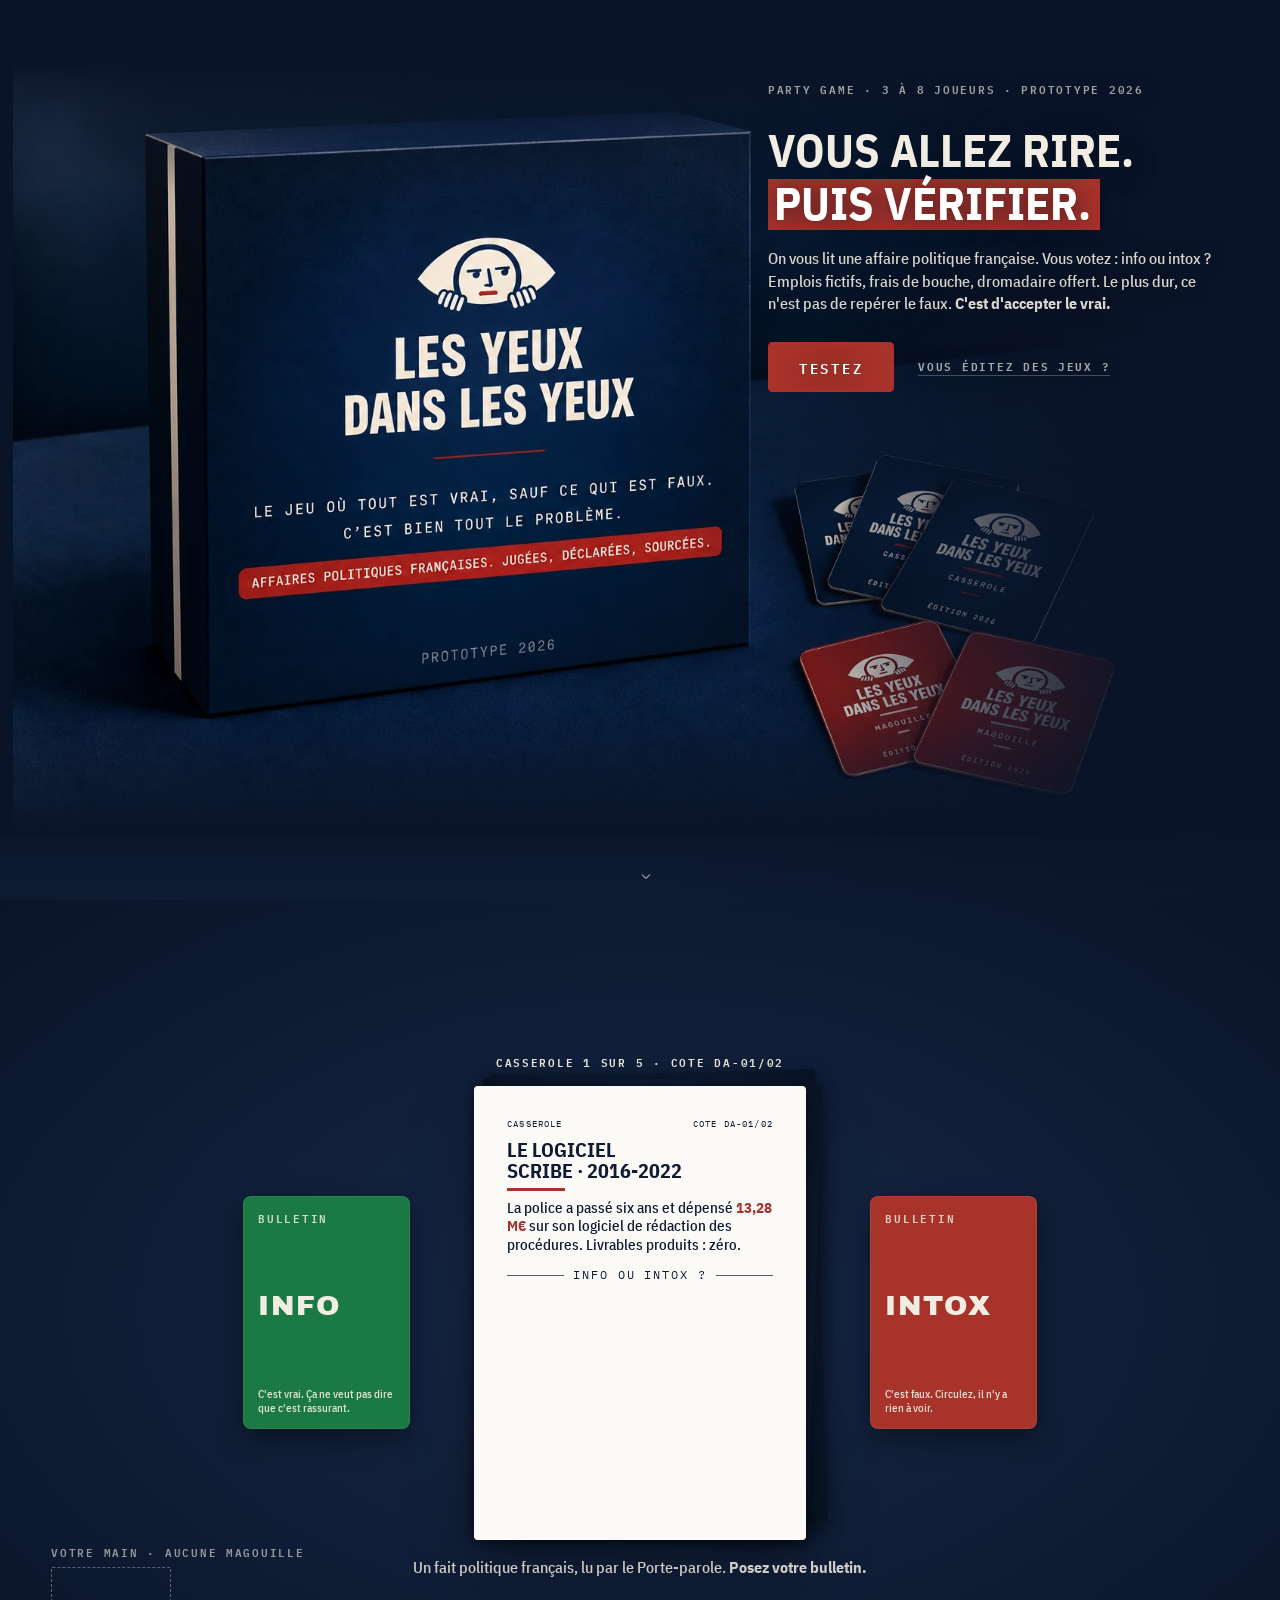
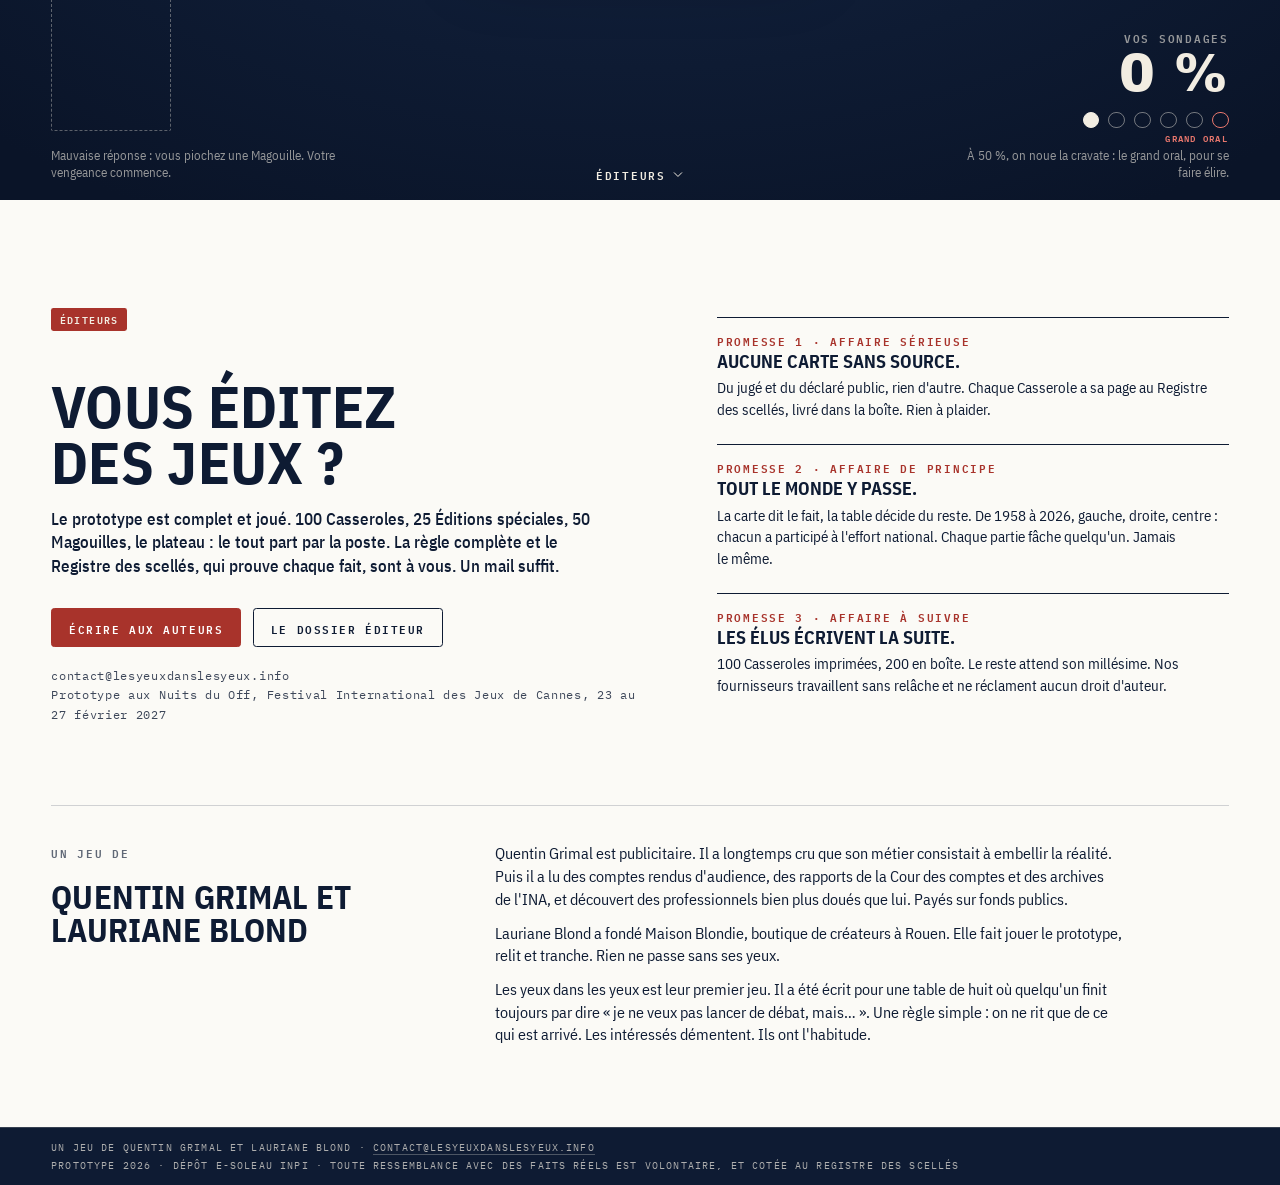
<file: index.html>
<!DOCTYPE html>
<html lang="fr">
<head>
<meta charset="UTF-8">
<meta name="viewport" content="width=device-width, initial-scale=1">
<title>Les yeux dans les yeux · Tout est vrai. Sauf ce qui est faux.</title>
<meta name="description" content="Un party game où les dingueries de la politique française sont jugées ou déclarées publiquement, et sourcées carte par carte. Vraies, ou déformées. Cinq Casseroles à trancher : info ou intox ?">
<meta property="og:title" content="Les yeux dans les yeux">
<meta property="og:description" content="Tout est vrai. Sauf ce qui est faux. C'est bien tout le problème. Cinq Casseroles à trancher.">
<meta property="og:image" content="https://lesyeuxdanslesyeux.info/assets/og_boite.png">
<meta property="og:url" content="https://lesyeuxdanslesyeux.info/">
<meta name="theme-color" content="#0E1B33">
<script>
/* Aiguillage : une seule URL, deux versions. Doigt ou écran étroit = version mobile (V2 pour l'instant), souris = la table. */
(function(){
  var mobile = window.matchMedia('(pointer:coarse)').matches || window.innerWidth < 900;
  if (mobile && !/(^|[?&])force=desktop\b/.test(location.search)) location.replace('v2/' + location.hash);
})();
</script>
<link rel="stylesheet" href="style.css">
</head>
<body class="arrivee">

<!-- ÉCRAN 0 · LA BOÎTE -->
<section class="hero" id="haut">
  <img class="hero-img" src="assets/boite_mockup.webp" alt="La boîte du prototype Les yeux dans les yeux, avec des cartes Casserole et Magouille face cachée">
  <div class="hero-voile" aria-hidden="true"></div>
  <div class="hero-txt in" style="--d:120ms">
    <p class="kick">Party game · 3 à 8 joueurs · Prototype 2026</p>
    <h1>Vous allez rire.<br><span class="chute">Puis vérifier.</span></h1>
    <p class="lede">On vous lit une affaire politique française. Vous votez : info ou intox ? Emplois fictifs, frais de bouche, dromadaire offert. Le plus dur, ce n'est pas de repérer le faux. <b>C'est d'accepter le vrai.</b></p>
    <div class="actions">
      <a class="btn plein grand" href="#table">Testez</a>
      <a class="lien kick" href="#editeurs">Vous éditez des jeux ?</a>
    </div>
  </div>
  <a class="cue kick hero-cue in" style="--d:600ms" href="#table" aria-label="Descendre vers la table"><svg viewBox="0 0 24 24" fill="none" stroke="currentColor" stroke-width="2" aria-hidden="true"><path d="M4 9l8 8 8-8"/></svg></a>
</section>

<!-- ÉCRAN 1 · LA TABLE -->
<section class="table" id="table">

  <div class="jeu" id="jeu">
    <p class="compteur kick in" style="--d:120ms" id="compteur">Casserole 1 sur 5</p>

    <div class="scene">
      <button class="bul info in" style="--d:260ms" id="bul-info" data-v="0" aria-label="Voter Info">
        <span class="k kick">Bulletin</span>
        <span class="mot">Info</span>
        <span class="ph">C'est vrai. Ça ne veut pas dire que c'est rassurant.</span>
      </button>

      <div class="paquet in" style="--d:160ms">
        <div class="dos d2" id="dos2"></div>
        <div class="dos d1" id="dos1"></div>
        <div class="slot" id="slot"></div>
      </div>

      <button class="bul intox in" style="--d:320ms" id="bul-intox" data-v="1" aria-label="Voter Intox">
        <span class="k kick">Bulletin</span>
        <span class="mot">Intox</span>
        <span class="ph">C'est faux. Circulez, il n'y a rien à voir.</span>
      </button>
    </div>

    <div class="sous in" style="--d:400ms" id="sous">
      <p class="consigne" id="consigne">Un fait politique français, lu par le Porte-parole. <b>Posez votre bulletin.</b></p>
      <p class="verdict" id="verdict" aria-live="polite"></p>
      <button class="suite" id="suite">Casserole suivante <svg viewBox="0 0 24 24" fill="none" stroke="currentColor" stroke-width="2" aria-hidden="true"><path d="M9 4l8 8-8 8"/></svg></button>
    </div>
  </div>

  <!-- Le bilan prend la place du jeu -->
  <div class="bilan" id="bilan" aria-hidden="true">
    <img class="planque" src="assets/planque.webp" alt=""><h1 class="promesse">Vous avez douté.<br><span class="faux">Eux, jamais.</span></h1>
    <p class="final"><span class="k kick">Vos sondages</span><span class="n" id="final-pct">30 %</span></p>
    <p class="phrase" id="phrase"></p>
    <p class="reste">Il en reste quatre-vingt-quinze dans la boîte. Chacune est vraie, ou déformée. Chacune est cotée au Registre des scellés.</p>
    <div class="actions">
      <a class="btn plein" href="#editeurs">Vous éditez des jeux ?</a>
      <a class="btn" href="mailto:contact@lesyeuxdanslesyeux.info?subject=Proposition%20de%20jeu%20%C2%B7%20Les%20yeux%20dans%20les%20yeux">Écrire aux auteurs</a>
    </div>
  </div>

  <!-- Votre main : vide au départ, une Magouille arrive à chaque erreur -->
  <aside class="main-joueur in" style="--d:520ms" aria-label="Votre main">
    <p class="kick" id="main-etiq">Votre main · Aucune Magouille</p>
    <div class="fan" id="fan"><div class="vide" aria-hidden="true"></div></div>
    <p class="legende" id="main-legende">Mauvaise réponse : vous piochez une Magouille. Votre vengeance commence.</p>
  </aside>

  <!-- Vos sondages : +10 par bonne réponse, grand oral à 50 -->
  <aside class="sondages in" style="--d:600ms" aria-label="Vos sondages">
    <p class="kick">Vos sondages</p>
    <p class="pct"><span id="pct">0</span> %</p>
    <div class="piste" id="piste" aria-hidden="true">
      <span class="pt on" data-v="0"></span><span class="pt" data-v="10"></span><span class="pt" data-v="20"></span><span class="pt" data-v="30"></span><span class="pt" data-v="40"></span><span class="pt oral" data-v="50"></span>
    </div>
    <p class="legende">À 50 %, on noue la cravate : le grand oral, pour se faire élire.</p>
  </aside>

  <a class="cue kick in" style="--d:700ms" href="#editeurs">Éditeurs <svg viewBox="0 0 24 24" fill="none" stroke="currentColor" stroke-width="2" aria-hidden="true"><path d="M4 9l8 8 8-8"/></svg></a>
</section>

<!-- ÉCRAN 2 · ÉDITEURS -->
<section class="edit papier" id="editeurs">
  <div class="col">
    <div class="g">
      <span class="chip">Éditeurs</span>
      <h2>Vous éditez des jeux ?</h2>
      <p class="lede">Le prototype est complet et joué. 100 Casseroles, 25 Éditions spéciales, 50 Magouilles, le plateau : le tout part par la poste. La règle complète et le Registre des scellés, qui prouve chaque fait, sont à vous. Un mail suffit.</p>
      <div class="actions">
        <a class="btn plein" href="mailto:contact@lesyeuxdanslesyeux.info?subject=Proposition%20de%20jeu%20%C2%B7%20Les%20yeux%20dans%20les%20yeux">Écrire aux auteurs</a>
        <a class="btn" href="editeurs.html">Le dossier éditeur</a>
      </div>
      <p class="mail">contact@lesyeuxdanslesyeux.info<br>Prototype aux Nuits du Off, Festival International des Jeux de Cannes, 23 au 27 février 2027</p>
    </div>
    <div class="raisons">
      <div class="r"><span class="k kick">Promesse 1 · Affaire sérieuse</span><h3>Aucune carte sans source.</h3><p>Du jugé et du déclaré public, rien d'autre. Chaque Casserole a sa page au Registre des scellés, livré dans la boîte. Rien à plaider.</p></div>
      <div class="r"><span class="k kick">Promesse 2 · Affaire de principe</span><h3>Tout le monde y passe.</h3><p>La carte dit le fait, la table décide du reste. De 1958 à 2026, gauche, droite, centre&nbsp;: chacun a participé à l'effort national. Chaque partie fâche quelqu'un. Jamais le même.</p></div>
      <div class="r"><span class="k kick">Promesse 3 · Affaire à suivre</span><h3>Les élus écrivent la suite.</h3><p>100 Casseroles imprimées, 200 en boîte. Le reste attend son millésime. Nos fournisseurs travaillent sans relâche et ne réclament aucun droit d'auteur.</p></div>
    </div>
  </div>

  <div class="col auteur">
    <div><span class="kick">Un jeu de</span><h2 class="nom">Quentin Grimal et Lauriane Blond</h2></div>
    <div>
      <p>Quentin Grimal est publicitaire. Il a longtemps cru que son métier consistait à embellir la réalité. Puis il a lu des comptes rendus d'audience, des rapports de la Cour des comptes et des archives de l'INA, et découvert des professionnels bien plus doués que lui. Payés sur fonds publics.</p>
      <p>Lauriane Blond a fondé Maison Blondie, boutique de créateurs à Rouen. Elle fait jouer le prototype, relit et tranche. Rien ne passe sans ses yeux.</p>
      <p>Les yeux dans les yeux est leur premier jeu. Il a été écrit pour une table de huit où quelqu'un finit toujours par dire « je ne veux pas lancer de débat, mais… ». Une règle simple : on ne rit que de ce qui est arrivé. Les intéressés démentent. Ils ont l'habitude.</p>
    </div>
  </div>
</section>

<footer class="nuit">
  <span>Un jeu de Quentin Grimal et Lauriane Blond · <a href="mailto:contact@lesyeuxdanslesyeux.info">contact@lesyeuxdanslesyeux.info</a></span>
  <span>Prototype 2026 · Dépôt e-Soleau INPI · Toute ressemblance avec des faits réels est volontaire, et cotée au Registre des scellés</span>
</footer>

<script src="v2/cartes.js"></script>
<script src="table.js"></script>
</body>
</html>
</file>
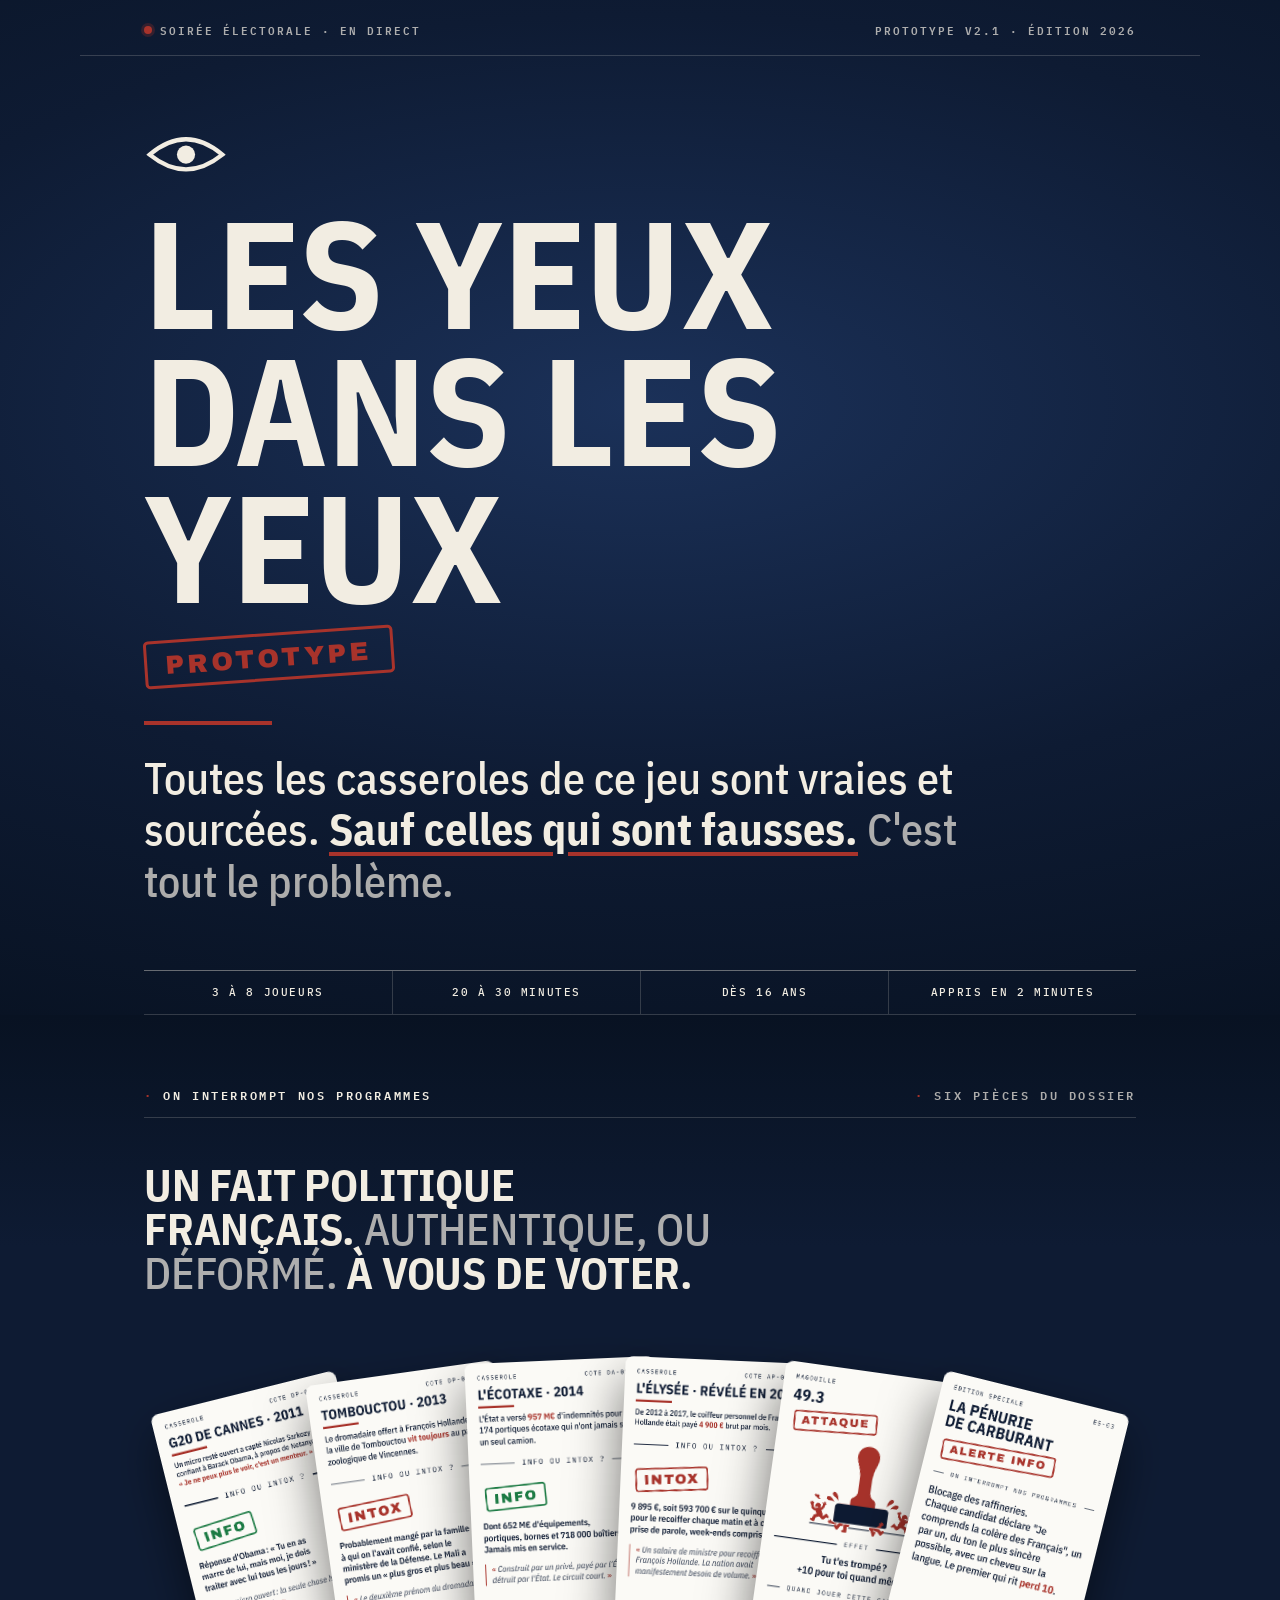
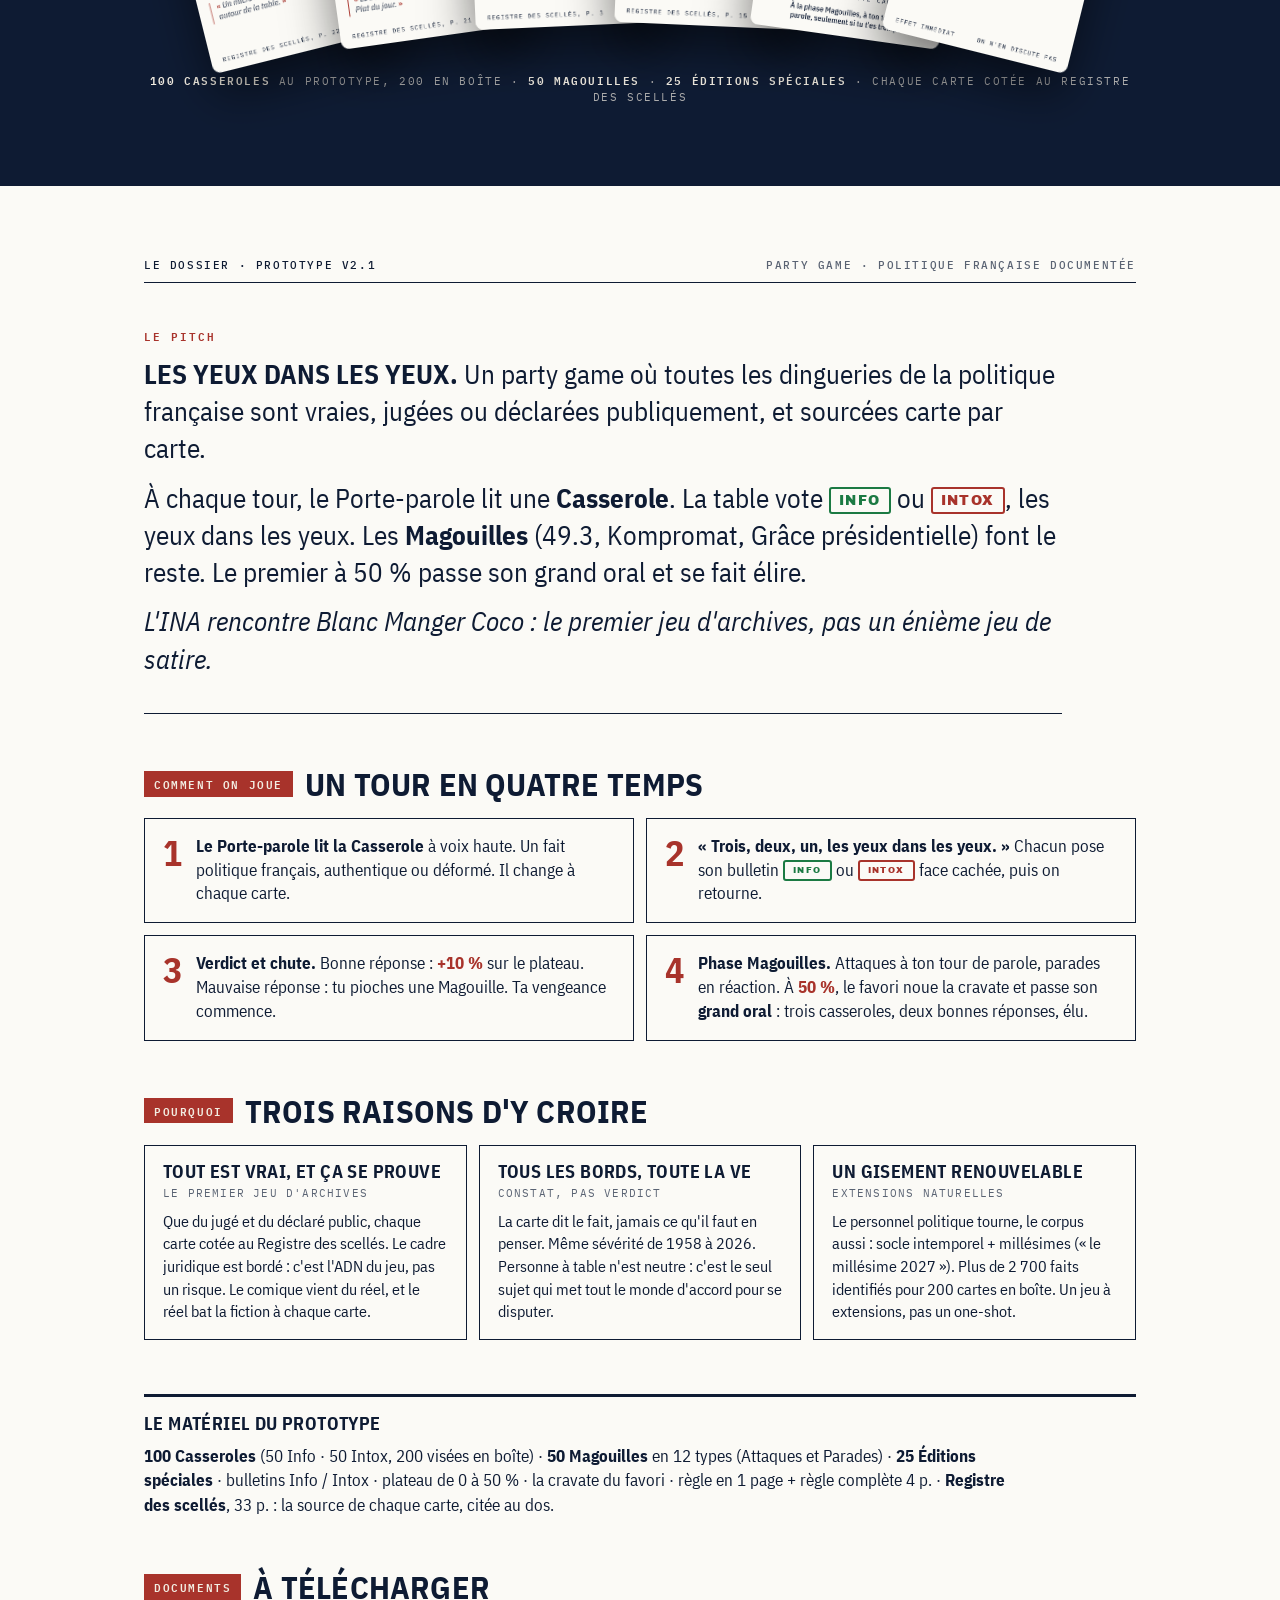
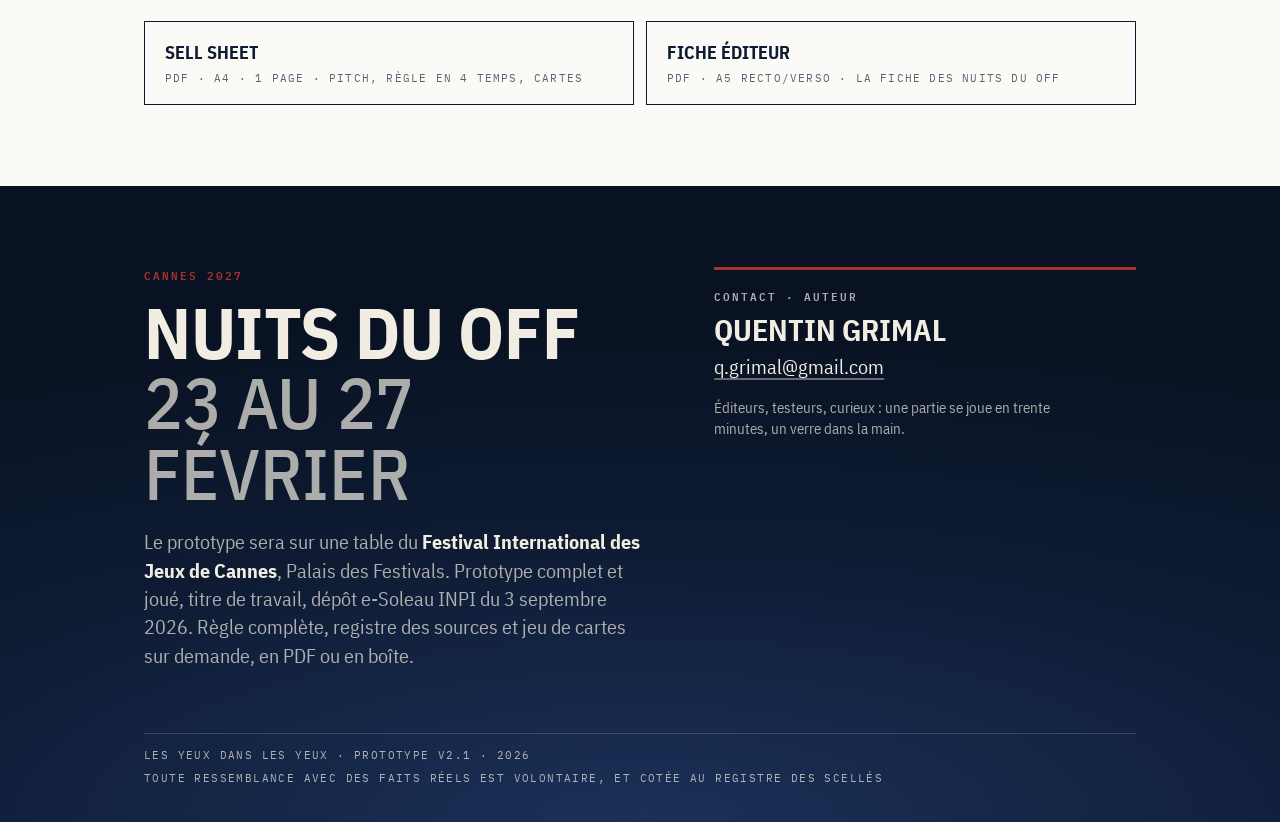
<file: a/index.html>
<!DOCTYPE html>
<html lang="fr">
<head>
<meta charset="UTF-8">
<meta name="viewport" content="width=device-width, initial-scale=1">
<title>Les yeux dans les yeux · Party game, politique française documentée · Prototype</title>
<meta name="description" content="Un party game où toutes les dingueries de la politique française sont vraies, jugées ou déclarées publiquement, et sourcées carte par carte. Prototype 2026, 3 à 8 joueurs, 20 à 30 minutes.">
<meta property="og:title" content="Les yeux dans les yeux · Prototype">
<meta property="og:description" content="Toutes les casseroles de ce jeu sont vraies et sourcées. Sauf celles qui sont fausses. C'est tout le problème.">
<meta property="og:image" content="https://lesyeuxdanslesyeux.info/cartes/cass_micro_cannes.png">
<meta property="og:url" content="https://lesyeuxdanslesyeux.info/a/">
<meta name="theme-color" content="#0E1B33">
<link rel="stylesheet" href="style.css">
</head>
<body>

<!-- ═══ L'ANTENNE ═══ -->
<header class="antenne">
  <div class="wrap bandeau">
    <span class="kick live">Soirée électorale · En direct</span>
    <span class="kick meta">Prototype V2.1 · Édition 2026</span>
  </div>
  <div class="wrap scene">
    <svg class="oeil" viewBox="0 0 120 70" fill="none" stroke="currentColor" stroke-width="6" aria-hidden="true"><path d="M8 38 Q60 -6 112 38 Q60 80 8 38 Z"/><circle cx="60" cy="38" r="13" fill="currentColor" stroke="none"/></svg>
    <div class="titre-row">
      <h1>Les yeux<br>dans les yeux</h1>
      <div class="tampon"><span>Prototype</span></div>
    </div>
    <div class="filet"></div>
    <p class="accroche">Toutes les casseroles de ce jeu sont vraies et sourcées. <u>Sauf celles qui sont fausses.</u> <span class="pb">C'est tout le problème.</span></p>
  </div>
  <div class="wrap">
    <div class="strip"><div>3 à 8 joueurs</div><div>20 à 30 minutes</div><div>Dès 16 ans</div><div>Appris en 2 minutes</div></div>
  </div>
</header>

<!-- ═══ L'ÉVENTAIL ═══ -->
<section class="eventail">
  <div class="wrap">
    <div class="tete">
      <span class="kick">On interrompt nos programmes</span>
      <span class="kick" style="color:var(--creme-70)">Six pièces du dossier</span>
    </div>
    <h2 class="reveal">Un fait politique français. <span class="g">Authentique, ou déformé.</span> À vous de voter.</h2>
    <div class="fan">
      <figure><img src="../cartes/cass_micro_cannes.png" alt="Casserole : G20 de Cannes 2011, verdict Info" loading="lazy"><figcaption>Casserole · Info</figcaption></figure>
      <figure><img src="../cartes/cass_dromadaire.png" alt="Casserole : Tombouctou 2013, verdict Intox" loading="lazy"><figcaption>Casserole · Intox</figcaption></figure>
      <figure><img src="../cartes/cass_ecotaxe.png" alt="Casserole : L'écotaxe 2014, verdict Info" loading="lazy"><figcaption>Casserole · Info</figcaption></figure>
      <figure><img src="../cartes/cass_coiffeur.png" alt="Casserole : L'Élysée 2016, verdict Intox" loading="lazy"><figcaption>Casserole · Intox</figcaption></figure>
      <figure><img src="../cartes/mag_493.png" alt="Magouille : 49.3" loading="lazy"><figcaption>Magouille · Attaque</figcaption></figure>
      <figure><img src="../cartes/es_penurie.png" alt="Édition spéciale : La pénurie de carburant" loading="lazy"><figcaption>Édition spéciale</figcaption></figure>
    </div>
    <p class="legende reveal"><b>100 Casseroles</b> au prototype, 200 en boîte · <b>50 Magouilles</b> · <b>25 Éditions spéciales</b> · chaque carte cotée au Registre des scellés</p>
  </div>
</section>

<!-- ═══ LE DOSSIER (papier) ═══ -->
<main class="papier">
  <div class="wrap">
    <div class="tete">
      <span>Le dossier · Prototype V2.1</span>
      <span class="meta">Party game · Politique française documentée</span>
    </div>

    <div class="pitch reveal">
      <span class="kick rouge">Le pitch</span>
      <p><b>LES YEUX DANS LES YEUX.</b> Un party game où toutes les dingueries de la politique française sont vraies, jugées ou déclarées publiquement, et sourcées carte par carte.</p>
      <p>À chaque tour, le Porte-parole lit une <b>Casserole</b>. La table vote <span class="pill ok">Info</span> ou <span class="pill ko">Intox</span>, les yeux dans les yeux. Les <b>Magouilles</b> (49.3, Kompromat, Grâce présidentielle) font le reste. Le premier à 50 % passe son grand oral et se fait élire.</p>
      <p class="iti">L'INA rencontre Blanc Manger Coco : le premier jeu d'archives, pas un énième jeu de satire.</p>
    </div>

    <section class="reveal">
      <div class="art"><span class="no">Comment on joue</span><h2>Un tour en quatre temps</h2></div>
      <div class="steps">
        <div class="step"><div class="n">1</div><div class="d"><b>Le Porte-parole lit la Casserole</b> à voix haute. Un fait politique français, authentique ou déformé. Il change à chaque carte.</div></div>
        <div class="step"><div class="n">2</div><div class="d"><b>« Trois, deux, un, les yeux dans les yeux. »</b> Chacun pose son bulletin <span class="pill ok">Info</span> ou <span class="pill ko">Intox</span> face cachée, puis on retourne.</div></div>
        <div class="step"><div class="n">3</div><div class="d"><b>Verdict et chute.</b> Bonne réponse : <b class="r">+10 %</b> sur le plateau. Mauvaise réponse : tu pioches une Magouille. Ta vengeance commence.</div></div>
        <div class="step"><div class="n">4</div><div class="d"><b>Phase Magouilles.</b> Attaques à ton tour de parole, parades en réaction. À <b class="r">50 %</b>, le favori noue la cravate et passe son <b>grand oral</b> : trois casseroles, deux bonnes réponses, élu.</div></div>
      </div>
    </section>

    <section class="reveal">
      <div class="art"><span class="no">Pourquoi</span><h2>Trois raisons d'y croire</h2></div>
      <div class="raisons">
        <div class="compo"><div class="t">Tout est vrai, et ça se prouve <span class="s">Le premier jeu d'archives</span></div><div class="d">Que du jugé et du déclaré public, chaque carte cotée au Registre des scellés. Le cadre juridique est bordé : c'est l'ADN du jeu, pas un risque. Le comique vient du réel, et le réel bat la fiction à chaque carte.</div></div>
        <div class="compo"><div class="t">Tous les bords, toute la Ve <span class="s">Constat, pas verdict</span></div><div class="d">La carte dit le fait, jamais ce qu'il faut en penser. Même sévérité de 1958 à 2026. Personne à table n'est neutre : c'est le seul sujet qui met tout le monde d'accord pour se disputer.</div></div>
        <div class="compo"><div class="t">Un gisement renouvelable <span class="s">Extensions naturelles</span></div><div class="d">Le personnel politique tourne, le corpus aussi : socle intemporel + millésimes (« le millésime 2027 »). Plus de 2 700 faits identifiés pour 200 cartes en boîte. Un jeu à extensions, pas un one-shot.</div></div>
      </div>
    </section>

    <section class="reveal">
      <div class="materiel">
        <div class="t">Le matériel du prototype</div>
        <div class="d"><b>100 Casseroles</b> (50 Info · 50 Intox, 200 visées en boîte) · <b>50 Magouilles</b> en 12 types (Attaques et Parades) · <b>25 Éditions spéciales</b> · bulletins Info / Intox · plateau de 0 à 50 % · la cravate du favori · règle en 1 page + règle complète 4 p. · <b>Registre des scellés</b>, 33 p. : la source de chaque carte, citée au dos.</div>
      </div>
    </section>

    <section class="reveal">
      <div class="art"><span class="no">Documents</span><h2>À télécharger</h2></div>
      <div class="docs">
        <a class="doc" href="../SELL_SHEET_A4.pdf"><span class="t">Sell sheet</span><span class="s">PDF · A4 · 1 page · pitch, règle en 4 temps, cartes</span></a>
        <a class="doc" href="../FICHE_A5.pdf"><span class="t">Fiche éditeur</span><span class="s">PDF · A5 recto/verso · la fiche des Nuits du Off</span></a>
      </div>
    </section>
  </div>
</main>

<!-- ═══ RETOUR À L'ANTENNE ═══ -->
<footer class="fin">
  <div class="wrap">
    <div class="grille">
      <div class="reveal">
        <span class="kick rouge">Cannes 2027</span>
        <h2>Nuits du Off<br><span class="g">23 au 27 février</span></h2>
        <p class="d">Le prototype sera sur une table du <b>Festival International des Jeux de Cannes</b>, Palais des Festivals. Prototype complet et joué, titre de travail, dépôt e-Soleau INPI du 3 septembre 2026. Règle complète, registre des sources et jeu de cartes sur demande, en PDF ou en boîte.</p>
      </div>
      <div class="contact reveal">
        <span class="kick creme">Contact · Auteur</span>
        <div class="nom">Quentin Grimal</div>
        <a href="mailto:q.grimal@gmail.com">q.grimal@gmail.com</a>
        <p class="r">Éditeurs, testeurs, curieux : une partie se joue en trente minutes, un verre dans la main.</p>
      </div>
    </div>
    <div class="baseline"><span>Les yeux dans les yeux · Prototype V2.1 · 2026</span><span>Toute ressemblance avec des faits réels est volontaire, et cotée au Registre des scellés</span></div>
  </div>
</footer>

<script src="script.js"></script>
</body>
</html>
</file>
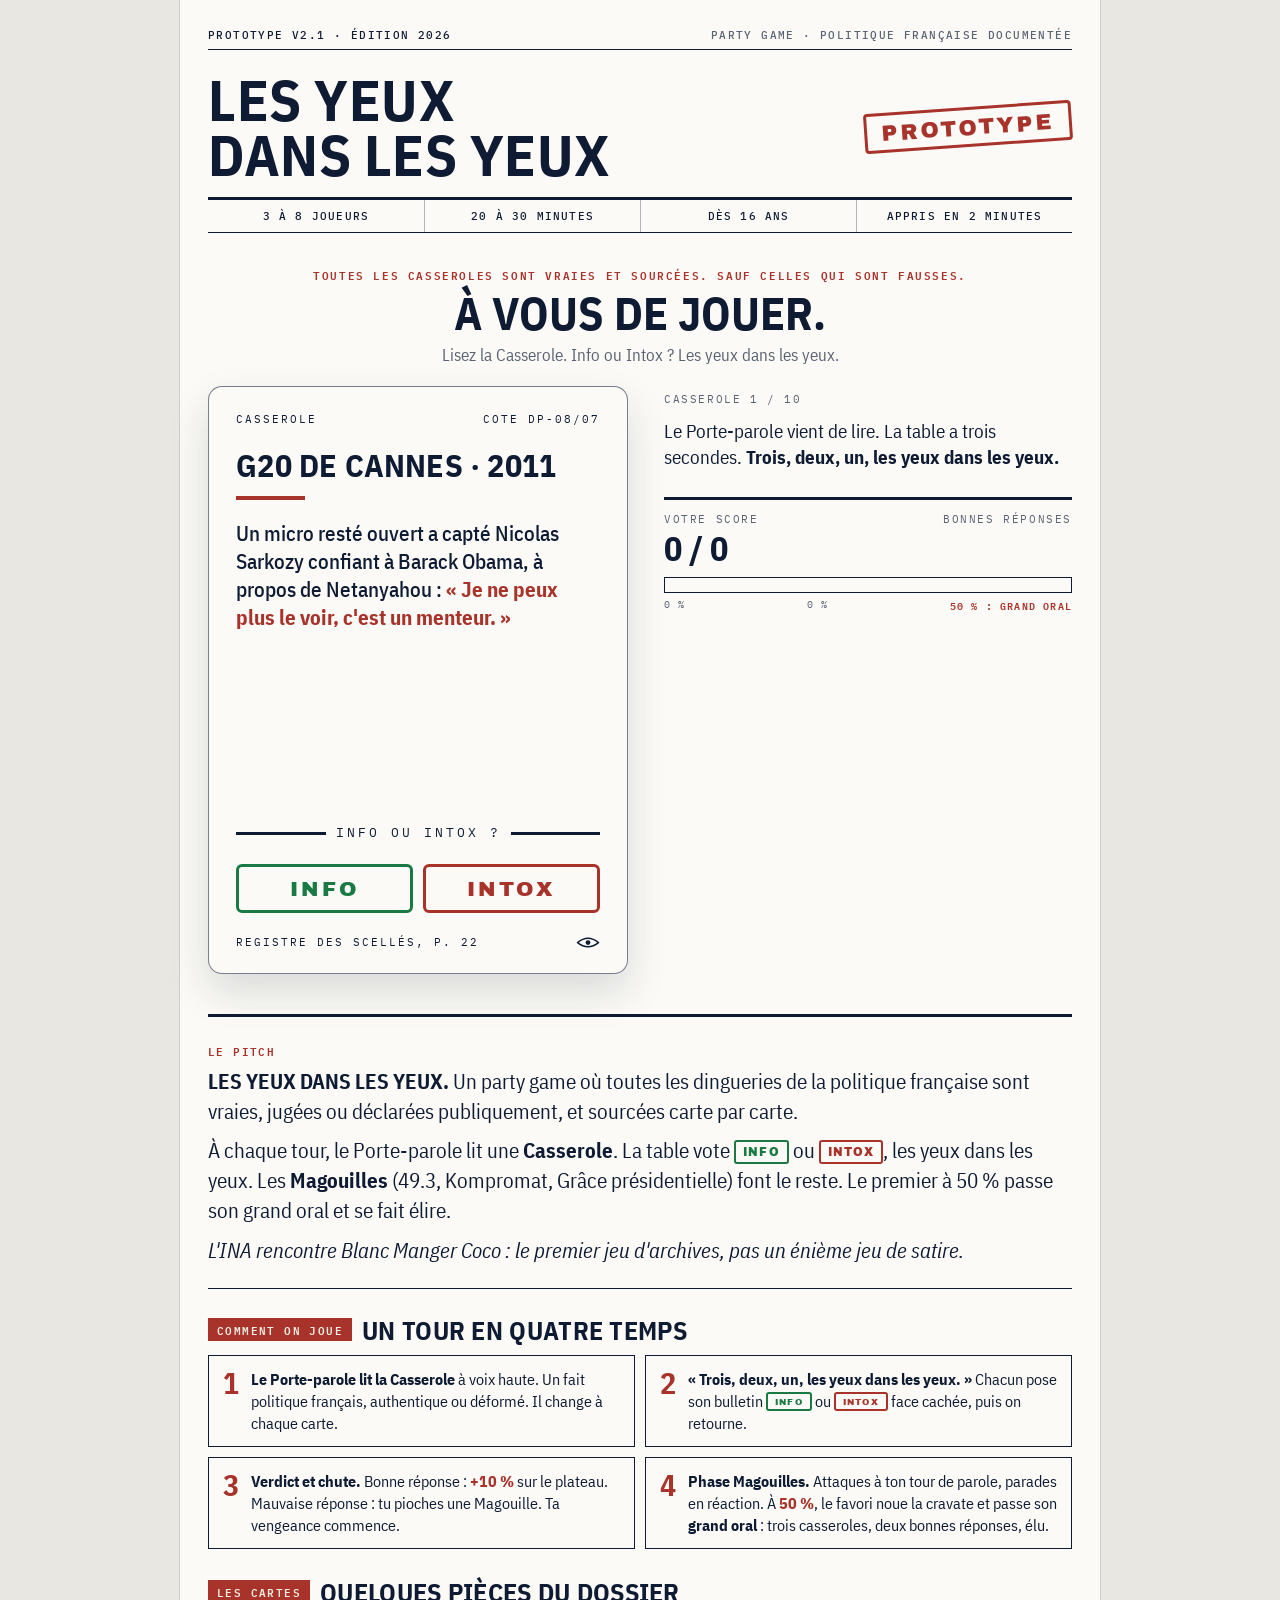
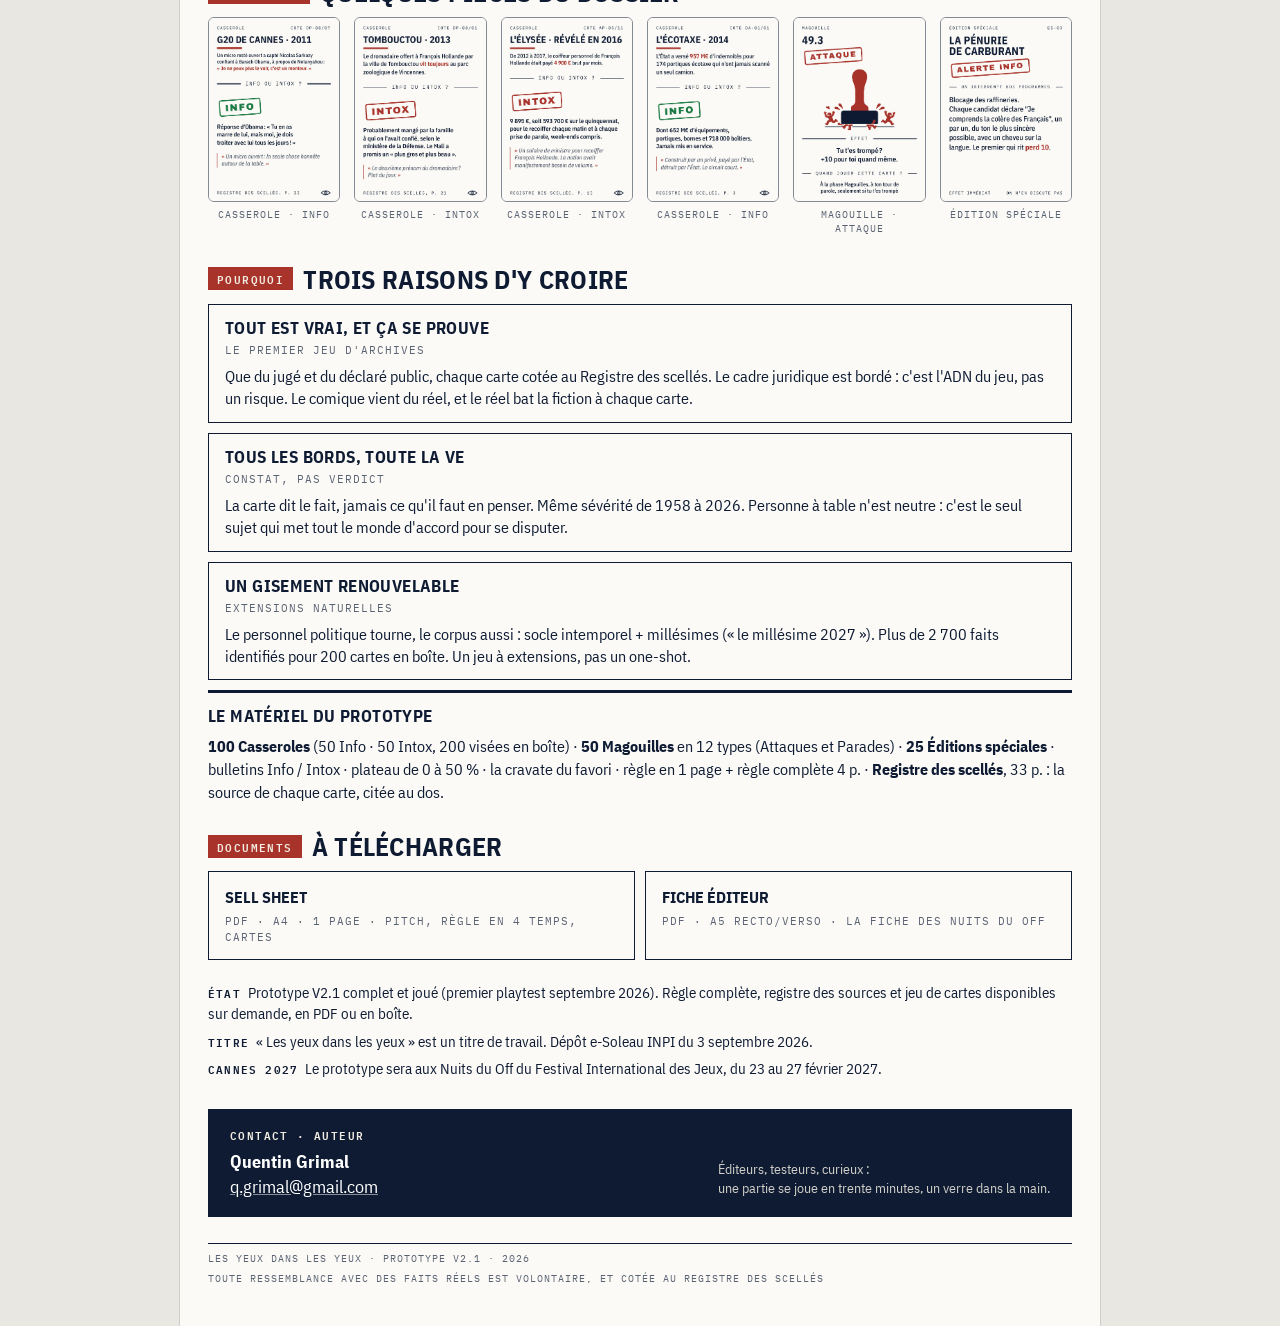
<file: b/index.html>
<!DOCTYPE html>
<html lang="fr">
<head>
<meta charset="UTF-8">
<meta name="viewport" content="width=device-width, initial-scale=1">
<title>Les yeux dans les yeux · À vous de jouer · Prototype</title>
<meta name="description" content="Un party game où toutes les dingueries de la politique française sont vraies, jugées ou déclarées publiquement, et sourcées carte par carte. Jouez une Casserole en 30 secondes.">
<meta property="og:title" content="Les yeux dans les yeux · À vous de jouer">
<meta property="og:description" content="Toutes les casseroles de ce jeu sont vraies et sourcées. Sauf celles qui sont fausses. C'est tout le problème.">
<meta property="og:image" content="https://lesyeuxdanslesyeux.info/cartes/cass_micro_cannes.png">
<link rel="stylesheet" href="style.css">
</head>
<body>

<div class="tete">
  <span>Prototype V2.1 · Édition 2026</span>
  <span class="meta">Party game · Politique française documentée</span>
</div>
<div class="titre-row">
  <h1>Les yeux<br>dans les yeux</h1>
  <div class="tampon"><span>Prototype</span></div>
</div>
<div class="strip"><div>3 à 8 joueurs</div><div>20 à 30 minutes</div><div>Dès 16 ans</div><div>Appris en 2 minutes</div></div>

<section class="jeu" id="jeu">
  <div class="jeu-tete">
    <span class="kick">Toutes les casseroles sont vraies et sourcées. Sauf celles qui sont fausses.</span>
    <h2>À vous de jouer.</h2>
    <p>Lisez la Casserole. Info ou Intox ? Les yeux dans les yeux.</p>
  </div>

  <div class="scene" id="scene" aria-live="polite">
    <div class="carte-wrap">
      <div class="carte" id="carte">
        <div class="face recto">
          <div class="c-kick"><span>Casserole</span><span id="cote">Cote</span></div>
          <div class="c-titre" id="manchette">Manchette</div>
          <div class="c-filet"></div>
          <p class="c-fait" id="fait">Fait</p>
          <div class="c-question">Info ou intox ?</div>
          <div class="votes">
            <button class="vote ok" id="vote-info" type="button" aria-label="Voter Info">Info</button>
            <button class="vote ko" id="vote-intox" type="button" aria-label="Voter Intox">Intox</button>
          </div>
          <div class="c-pied"><span id="page">Registre des scellés</span><svg viewBox="0 0 120 70" fill="none" stroke="#0E1B33" stroke-width="7" aria-hidden="true"><path d="M8 38 Q60 -6 112 38 Q60 80 8 38 Z"/><circle cx="60" cy="38" r="12" fill="#0E1B33" stroke="none"/></svg></div>
        </div>
        <div class="face verso" aria-hidden="true">
          <div class="c-kick"><span>Casserole</span><span id="cote-verso">Cote</span></div>
          <div class="c-titre" id="manchette-verso">Manchette</div>
          <div class="c-filet"></div>
          <p class="c-fait" id="fait-verso">Fait</p>
          <div class="tampon-verdict ok" id="tampon">Info</div>
          <p class="c-revelation" id="revelation">Révélation</p>
          <p class="c-chute" id="chute">Chute</p>
          <div class="c-pied"><span id="page-verso">Registre des scellés</span><svg viewBox="0 0 120 70" fill="none" stroke="#0E1B33" stroke-width="7" aria-hidden="true"><path d="M8 38 Q60 -6 112 38 Q60 80 8 38 Z"/><circle cx="60" cy="38" r="12" fill="#0E1B33" stroke="none"/></svg></div>
        </div>
      </div>
    </div>

    <div class="pupitre">
      <div class="numero" id="numero">Casserole 1 / 10</div>
      <p class="consigne">Le Porte-parole vient de lire. La table a trois secondes. <b>Trois, deux, un, les yeux dans les yeux.</b></p>
      <div class="resultat" id="resultat" hidden></div>
      <div class="suite" id="suite" hidden>
        <button class="btn-suite" id="suivante" type="button">Casserole suivante</button>
      </div>
      <div class="score">
        <div class="lab"><span>Votre score</span><span>Bonnes réponses</span></div>
        <div class="val" id="score">0 / 0</div>
        <div class="jauge-wrap" aria-hidden="true"><div class="jauge" id="jauge"></div></div>
        <div class="jauge-legende"><span>0 %</span><span id="jauge-label">0 %</span><span class="cible">50 % : grand oral</span></div>
      </div>
    </div>
  </div>
</section>

<div class="pitch">
  <span class="kick">Le pitch</span>
  <p><b>LES YEUX DANS LES YEUX.</b> Un party game où toutes les dingueries de la politique française sont vraies, jugées ou déclarées publiquement, et sourcées carte par carte.</p>
  <p>À chaque tour, le Porte-parole lit une <b>Casserole</b>. La table vote <span class="pill ok">Info</span> ou <span class="pill ko">Intox</span>, les yeux dans les yeux. Les <b>Magouilles</b> (49.3, Kompromat, Grâce présidentielle) font le reste. Le premier à 50 % passe son grand oral et se fait élire.</p>
  <p class="iti">L'INA rencontre Blanc Manger Coco : le premier jeu d'archives, pas un énième jeu de satire.</p>
</div>

<section>
  <div class="art"><span class="no">Comment on joue</span><h2>Un tour en quatre temps</h2></div>
  <div class="steps">
    <div class="step"><div class="n">1</div><div class="d"><b>Le Porte-parole lit la Casserole</b> à voix haute. Un fait politique français, authentique ou déformé. Il change à chaque carte.</div></div>
    <div class="step"><div class="n">2</div><div class="d"><b>« Trois, deux, un, les yeux dans les yeux. »</b> Chacun pose son bulletin <span class="pill ok">Info</span> ou <span class="pill ko">Intox</span> face cachée, puis on retourne.</div></div>
    <div class="step"><div class="n">3</div><div class="d"><b>Verdict et chute.</b> Bonne réponse : <b class="r">+10 %</b> sur le plateau. Mauvaise réponse : tu pioches une Magouille. Ta vengeance commence.</div></div>
    <div class="step"><div class="n">4</div><div class="d"><b>Phase Magouilles.</b> Attaques à ton tour de parole, parades en réaction. À <b class="r">50 %</b>, le favori noue la cravate et passe son <b>grand oral</b> : trois casseroles, deux bonnes réponses, élu.</div></div>
  </div>
</section>

<section>
  <div class="art"><span class="no">Les cartes</span><h2>Quelques pièces du dossier</h2></div>
  <div class="cartes">
    <figure><img class="carte-img" src="../cartes/cass_micro_cannes.png" alt="Casserole G20 de Cannes 2011, verdict Info"><div class="legende">Casserole · Info</div></figure>
    <figure><img class="carte-img" src="../cartes/cass_dromadaire.png" alt="Casserole Tombouctou 2013, verdict Intox"><div class="legende">Casserole · Intox</div></figure>
    <figure><img class="carte-img" src="../cartes/cass_coiffeur.png" alt="Casserole L'Élysée 2016, verdict Intox"><div class="legende">Casserole · Intox</div></figure>
    <figure><img class="carte-img" src="../cartes/cass_ecotaxe.png" alt="Casserole L'écotaxe 2014, verdict Info"><div class="legende">Casserole · Info</div></figure>
    <figure><img class="carte-img" src="../cartes/mag_493.png" alt="Magouille 49.3"><div class="legende">Magouille · Attaque</div></figure>
    <figure><img class="carte-img" src="../cartes/es_penurie.png" alt="Édition spéciale La pénurie de carburant"><div class="legende">Édition spéciale</div></figure>
  </div>
</section>

<section>
  <div class="art"><span class="no">Pourquoi</span><h2>Trois raisons d'y croire</h2></div>
  <div class="compo"><div class="t">Tout est vrai, et ça se prouve <span class="s">Le premier jeu d'archives</span></div><div class="d">Que du jugé et du déclaré public, chaque carte cotée au Registre des scellés. Le cadre juridique est bordé : c'est l'ADN du jeu, pas un risque. Le comique vient du réel, et le réel bat la fiction à chaque carte.</div></div>
  <div class="compo"><div class="t">Tous les bords, toute la Ve <span class="s">Constat, pas verdict</span></div><div class="d">La carte dit le fait, jamais ce qu'il faut en penser. Même sévérité de 1958 à 2026. Personne à table n'est neutre : c'est le seul sujet qui met tout le monde d'accord pour se disputer.</div></div>
  <div class="compo"><div class="t">Un gisement renouvelable <span class="s">Extensions naturelles</span></div><div class="d">Le personnel politique tourne, le corpus aussi : socle intemporel + millésimes (« le millésime 2027 »). Plus de 2 700 faits identifiés pour 200 cartes en boîte. Un jeu à extensions, pas un one-shot.</div></div>
  <div class="materiel">
    <div class="t">Le matériel du prototype</div>
    <div class="d"><b>100 Casseroles</b> (50 Info · 50 Intox, 200 visées en boîte) · <b>50 Magouilles</b> en 12 types (Attaques et Parades) · <b>25 Éditions spéciales</b> · bulletins Info / Intox · plateau de 0 à 50 % · la cravate du favori · règle en 1 page + règle complète 4 p. · <b>Registre des scellés</b>, 33 p. : la source de chaque carte, citée au dos.</div>
  </div>
</section>

<section>
  <div class="art"><span class="no">Documents</span><h2>À télécharger</h2></div>
  <div class="docs">
    <a class="doc" href="../SELL_SHEET_A4.pdf"><span class="t">Sell sheet</span><span class="s">PDF · A4 · 1 page · pitch, règle en 4 temps, cartes</span></a>
    <a class="doc" href="../FICHE_A5.pdf"><span class="t">Fiche éditeur</span><span class="s">PDF · A5 recto/verso · la fiche des Nuits du Off</span></a>
  </div>
  <div class="etat">
    <p><span class="lab">État</span> Prototype V2.1 complet et joué (premier playtest septembre 2026). Règle complète, registre des sources et jeu de cartes disponibles sur demande, en PDF ou en boîte.</p>
    <p><span class="lab">Titre</span> « Les yeux dans les yeux » est un titre de travail. Dépôt e-Soleau INPI du 3 septembre 2026.</p>
    <p><span class="lab">Cannes 2027</span> Le prototype sera aux Nuits du Off du Festival International des Jeux, du 23 au 27 février 2027.</p>
  </div>
</section>

<div class="noirbox">
  <div><div class="t">Contact · Auteur</div><div class="d"><b>Quentin Grimal</b><br><a href="mailto:q.grimal@gmail.com">q.grimal@gmail.com</a></div></div>
  <div class="r">Éditeurs, testeurs, curieux :<br>une partie se joue en trente minutes, un verre dans la main.</div>
</div>

<div class="baseline"><span>Les yeux dans les yeux · Prototype V2.1 · 2026</span><span>Toute ressemblance avec des faits réels est volontaire, et cotée au Registre des scellés</span></div>

<script src="script.js"></script>
</body>
</html>
</file>
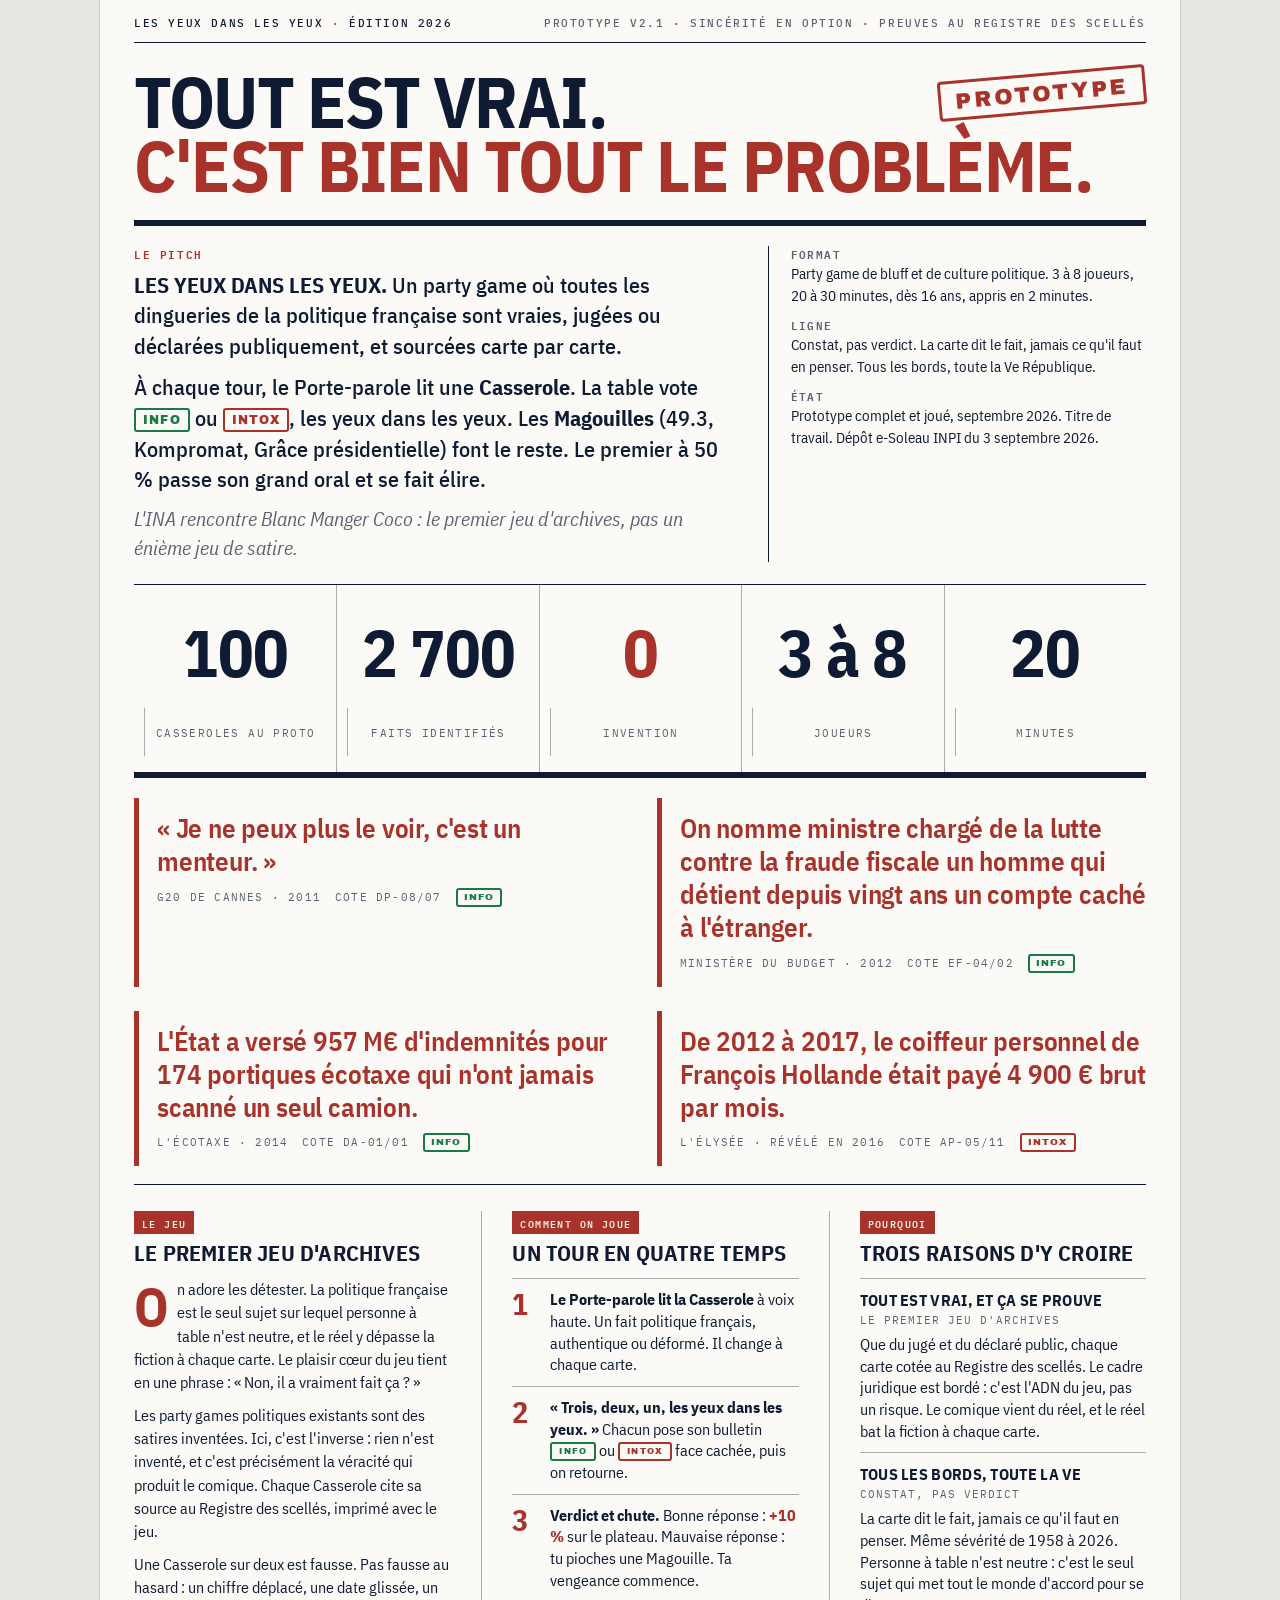
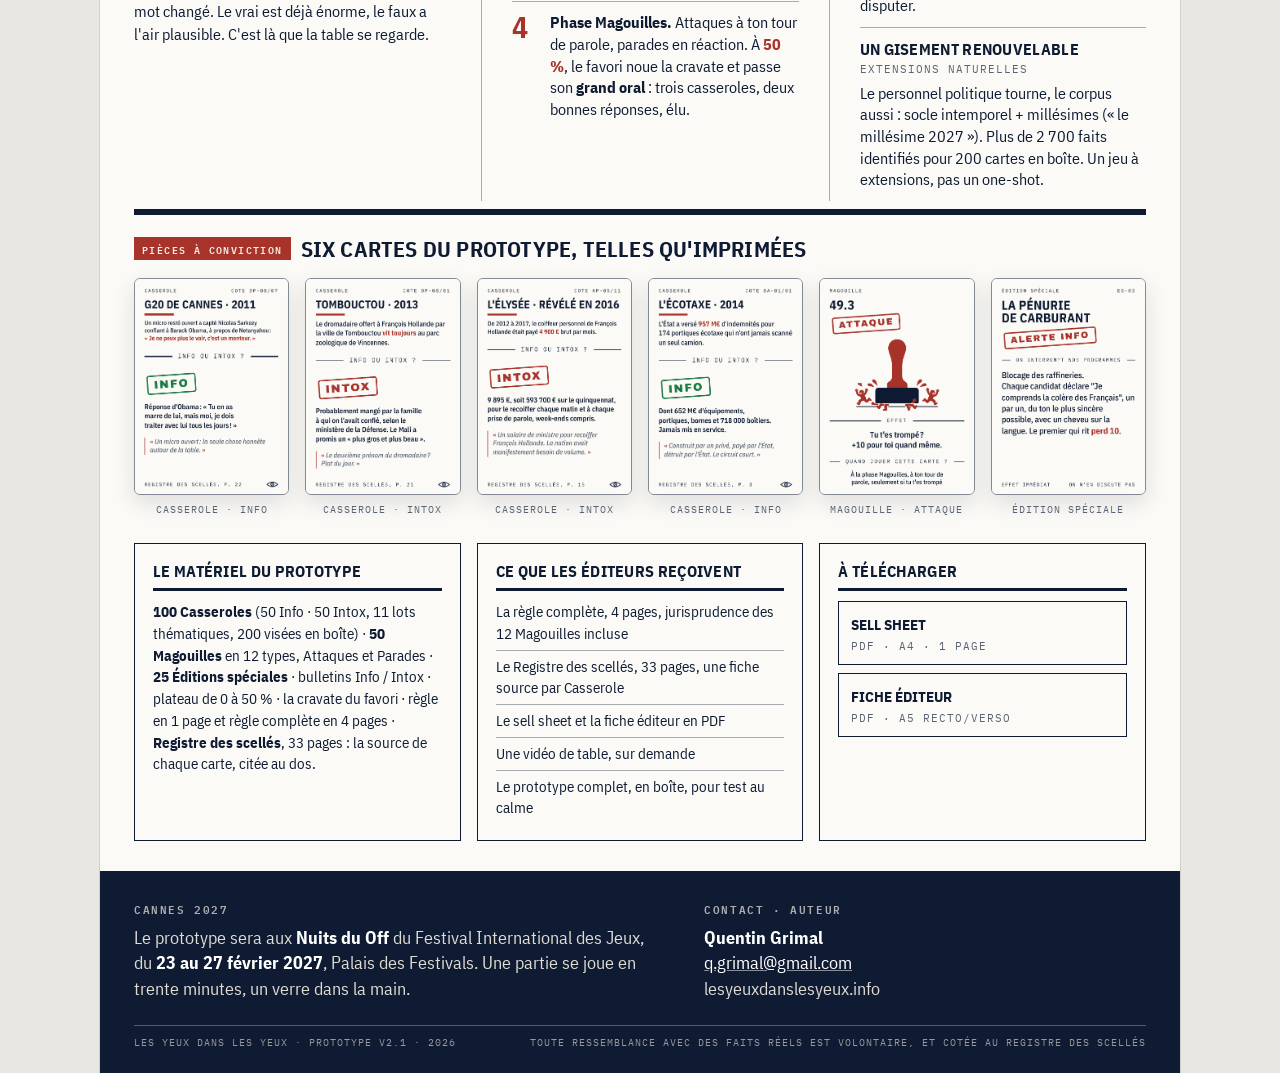
<file: c/index.html>
<!DOCTYPE html>
<html lang="fr">
<head>
<meta charset="UTF-8">
<meta name="viewport" content="width=device-width, initial-scale=1">
<title>Les yeux dans les yeux · Tout est vrai. C'est bien tout le problème. · Prototype</title>
<meta name="description" content="Un party game où toutes les dingueries de la politique française sont vraies, jugées ou déclarées publiquement, et sourcées carte par carte. Prototype 2026, 3 à 8 joueurs, 20 à 30 minutes.">
<link rel="stylesheet" href="style.css">
</head>
<body>

<div class="wrap">
  <div class="ours">
    <span>Les yeux dans les yeux <span class="r">·</span> Édition 2026</span>
    <span class="g">Prototype V2.1 <span class="r">·</span> Sincérité en option <span class="r">·</span> Preuves au Registre des scellés</span>
  </div>

  <header class="une">
    <h1>Tout est vrai.<span class="l2">C'est bien tout le problème.</span></h1>
    <div class="tampon"><span>Prototype</span></div>
  </header>

  <div class="chapo">
    <div class="txt">
      <span class="kick">Le pitch</span>
      <p><b>LES YEUX DANS LES YEUX.</b> Un party game où toutes les dingueries de la politique française sont vraies, jugées ou déclarées publiquement, et sourcées carte par carte.</p>
      <p>À chaque tour, le Porte-parole lit une <b>Casserole</b>. La table vote <span class="pill ok">Info</span> ou <span class="pill ko">Intox</span>, les yeux dans les yeux. Les <b>Magouilles</b> (49.3, Kompromat, Grâce présidentielle) font le reste. Le premier à 50 % passe son grand oral et se fait élire.</p>
      <p class="bl">L'INA rencontre Blanc Manger Coco : le premier jeu d'archives, pas un énième jeu de satire.</p>
    </div>
    <div class="fiche">
      <p><span class="lab">Format</span>Party game de bluff et de culture politique. 3 à 8 joueurs, 20 à 30 minutes, dès 16 ans, appris en 2 minutes.</p>
      <p><span class="lab">Ligne</span>Constat, pas verdict. La carte dit le fait, jamais ce qu'il faut en penser. Tous les bords, toute la Ve République.</p>
      <p><span class="lab">État</span>Prototype complet et joué, septembre 2026. Titre de travail. Dépôt e-Soleau INPI du 3 septembre 2026.</p>
    </div>
  </div>

  <div class="chiffres">
    <div><div class="n">100</div><div class="l">Casseroles au proto</div></div>
    <div><div class="n">2 700</div><div class="l">Faits identifiés</div></div>
    <div><div class="n r">0</div><div class="l">Invention</div></div>
    <div><div class="n">3 à 8</div><div class="l">Joueurs</div></div>
    <div><div class="n">20</div><div class="l">Minutes</div></div>
  </div>

  <div class="exergues">
    <figure>
      <blockquote>«&nbsp;Je ne peux plus le voir, c'est un menteur.&nbsp;»</blockquote>
      <figcaption><span>G20 de Cannes · 2011</span><span>Cote DP-08/07</span><span class="v ok">Info</span></figcaption>
    </figure>
    <figure>
      <blockquote>On nomme ministre chargé de la lutte contre la fraude fiscale un homme qui détient depuis vingt ans un compte caché à l'étranger.</blockquote>
      <figcaption><span>Ministère du Budget · 2012</span><span>Cote EF-04/02</span><span class="v ok">Info</span></figcaption>
    </figure>
    <figure>
      <blockquote>L'État a versé 957 M€ d'indemnités pour 174 portiques écotaxe qui n'ont jamais scanné un seul camion.</blockquote>
      <figcaption><span>L'écotaxe · 2014</span><span>Cote DA-01/01</span><span class="v ok">Info</span></figcaption>
    </figure>
    <figure>
      <blockquote>De 2012 à 2017, le coiffeur personnel de François Hollande était payé 4 900 € brut par mois.</blockquote>
      <figcaption><span>L'Élysée · révélé en 2016</span><span>Cote AP-05/11</span><span class="v ko">Intox</span></figcaption>
    </figure>
  </div>

  <div class="cols">
    <div class="col">
      <div class="art"><span class="no">Le jeu</span><h2>Le premier jeu d'archives</h2></div>
      <p class="lettrine">On adore les détester. La politique française est le seul sujet sur lequel personne à table n'est neutre, et le réel y dépasse la fiction à chaque carte. Le plaisir cœur du jeu tient en une phrase : « Non, il a vraiment fait ça ? »</p>
      <p>Les party games politiques existants sont des satires inventées. Ici, c'est l'inverse : rien n'est inventé, et c'est précisément la véracité qui produit le comique. Chaque Casserole cite sa source au Registre des scellés, imprimé avec le jeu.</p>
      <p>Une Casserole sur deux est fausse. Pas fausse au hasard : un chiffre déplacé, une date glissée, un mot changé. Le vrai est déjà énorme, le faux a l'air plausible. C'est là que la table se regarde.</p>
    </div>
    <div class="col">
      <div class="art"><span class="no">Comment on joue</span><h2>Un tour en quatre temps</h2></div>
      <div class="step"><div class="n">1</div><div class="d"><b>Le Porte-parole lit la Casserole</b> à voix haute. Un fait politique français, authentique ou déformé. Il change à chaque carte.</div></div>
      <div class="step"><div class="n">2</div><div class="d"><b>« Trois, deux, un, les yeux dans les yeux. »</b> Chacun pose son bulletin <span class="pill ok">Info</span> ou <span class="pill ko">Intox</span> face cachée, puis on retourne.</div></div>
      <div class="step"><div class="n">3</div><div class="d"><b>Verdict et chute.</b> Bonne réponse : <b class="r">+10 %</b> sur le plateau. Mauvaise réponse : tu pioches une Magouille. Ta vengeance commence.</div></div>
      <div class="step"><div class="n">4</div><div class="d"><b>Phase Magouilles.</b> Attaques à ton tour de parole, parades en réaction. À <b class="r">50 %</b>, le favori noue la cravate et passe son <b>grand oral</b> : trois casseroles, deux bonnes réponses, élu.</div></div>
    </div>
    <div class="col">
      <div class="art"><span class="no">Pourquoi</span><h2>Trois raisons d'y croire</h2></div>
      <div class="raison"><div class="t">Tout est vrai, et ça se prouve</div><span class="s">Le premier jeu d'archives</span><div class="d">Que du jugé et du déclaré public, chaque carte cotée au Registre des scellés. Le cadre juridique est bordé : c'est l'ADN du jeu, pas un risque. Le comique vient du réel, et le réel bat la fiction à chaque carte.</div></div>
      <div class="raison"><div class="t">Tous les bords, toute la Ve</div><span class="s">Constat, pas verdict</span><div class="d">La carte dit le fait, jamais ce qu'il faut en penser. Même sévérité de 1958 à 2026. Personne à table n'est neutre : c'est le seul sujet qui met tout le monde d'accord pour se disputer.</div></div>
      <div class="raison"><div class="t">Un gisement renouvelable</div><span class="s">Extensions naturelles</span><div class="d">Le personnel politique tourne, le corpus aussi : socle intemporel + millésimes (« le millésime 2027 »). Plus de 2 700 faits identifiés pour 200 cartes en boîte. Un jeu à extensions, pas un one-shot.</div></div>
    </div>
  </div>

  <div class="cartes-bloc">
    <div class="art"><span class="no">Pièces à conviction</span><h2>Six cartes du prototype, telles qu'imprimées</h2></div>
    <div class="cartes">
      <figure><img class="carte" src="../cartes/cass_micro_cannes.png" alt="Casserole G20 de Cannes 2011, verdict Info"><div class="legende">Casserole · Info</div></figure>
      <figure><img class="carte" src="../cartes/cass_dromadaire.png" alt="Casserole Tombouctou 2013, verdict Intox"><div class="legende">Casserole · Intox</div></figure>
      <figure><img class="carte" src="../cartes/cass_coiffeur.png" alt="Casserole L'Élysée 2016, verdict Intox"><div class="legende">Casserole · Intox</div></figure>
      <figure><img class="carte" src="../cartes/cass_ecotaxe.png" alt="Casserole L'écotaxe 2014, verdict Info"><div class="legende">Casserole · Info</div></figure>
      <figure><img class="carte" src="../cartes/mag_493.png" alt="Magouille 49.3"><div class="legende">Magouille · Attaque</div></figure>
      <figure><img class="carte" src="../cartes/es_penurie.png" alt="Édition spéciale La pénurie de carburant"><div class="legende">Édition spéciale</div></figure>
    </div>
  </div>

  <div class="encadres">
    <div class="enc">
      <div class="t">Le matériel du prototype</div>
      <div class="d"><b>100 Casseroles</b> (50 Info · 50 Intox, 11 lots thématiques, 200 visées en boîte) · <b>50 Magouilles</b> en 12 types, Attaques et Parades · <b>25 Éditions spéciales</b> · bulletins Info / Intox · plateau de 0 à 50 % · la cravate du favori · règle en 1 page et règle complète en 4 pages · <b>Registre des scellés</b>, 33 pages : la source de chaque carte, citée au dos.</div>
    </div>
    <div class="enc">
      <div class="t">Ce que les éditeurs reçoivent</div>
      <ul>
        <li>La règle complète, 4 pages, jurisprudence des 12 Magouilles incluse</li>
        <li>Le Registre des scellés, 33 pages, une fiche source par Casserole</li>
        <li>Le sell sheet et la fiche éditeur en PDF</li>
        <li>Une vidéo de table, sur demande</li>
        <li>Le prototype complet, en boîte, pour test au calme</li>
      </ul>
    </div>
    <div class="enc">
      <div class="t">À télécharger</div>
      <a class="doc" href="../SELL_SHEET_A4.pdf"><span class="dt">Sell sheet</span><span class="ds">PDF · A4 · 1 page</span></a>
      <a class="doc" href="../FICHE_A5.pdf"><span class="dt">Fiche éditeur</span><span class="ds">PDF · A5 recto/verso</span></a>
    </div>
  </div>
</div>

<footer class="pied">
  <div class="grid">
    <div>
      <div class="t">Cannes 2027</div>
      <div class="d">Le prototype sera aux <b>Nuits du Off</b> du Festival International des Jeux, du <b>23 au 27 février 2027</b>, Palais des Festivals. Une partie se joue en trente minutes, un verre dans la main.</div>
    </div>
    <div>
      <div class="t">Contact · Auteur</div>
      <div class="d"><b>Quentin Grimal</b><br><a href="mailto:q.grimal@gmail.com">q.grimal@gmail.com</a><br>lesyeuxdanslesyeux.info</div>
    </div>
  </div>
  <div class="baseline"><span>Les yeux dans les yeux · Prototype V2.1 · 2026</span><span>Toute ressemblance avec des faits réels est volontaire, et cotée au Registre des scellés</span></div>
</footer>

</body>
</html>
</file>
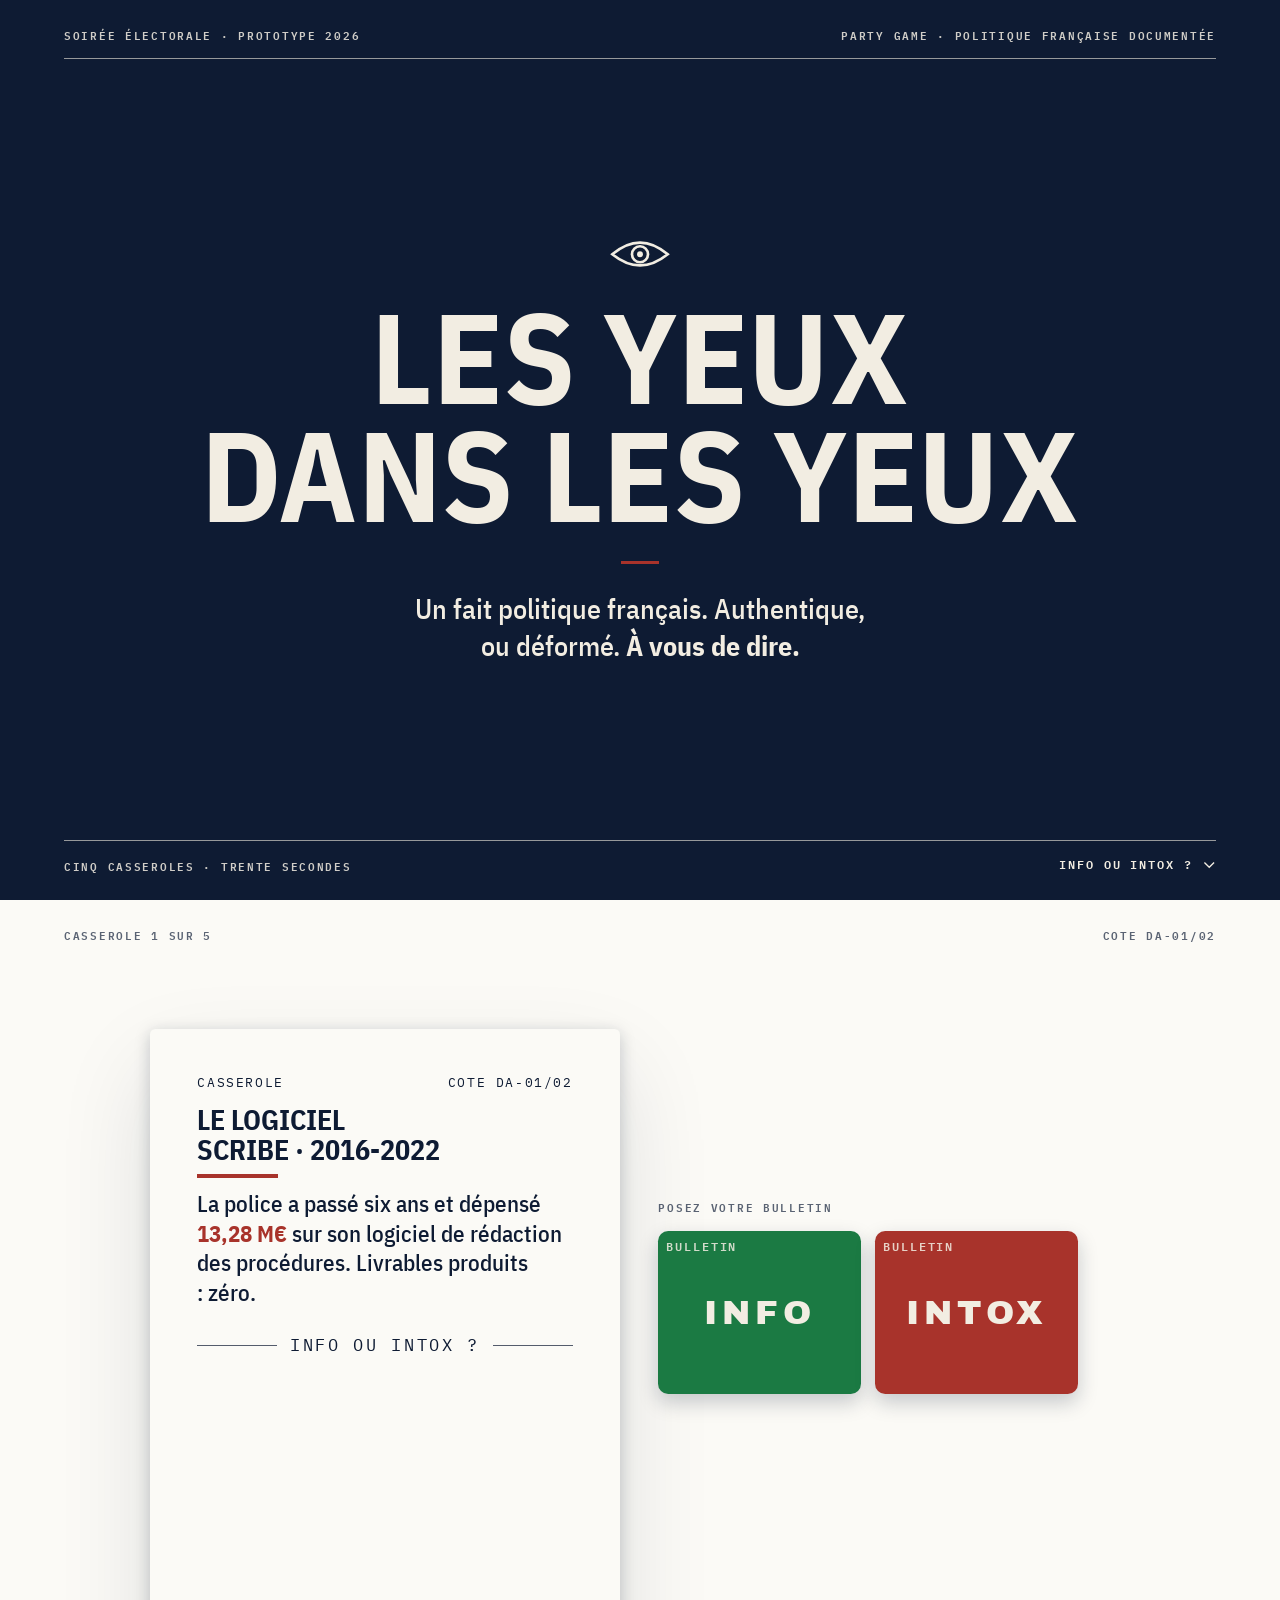
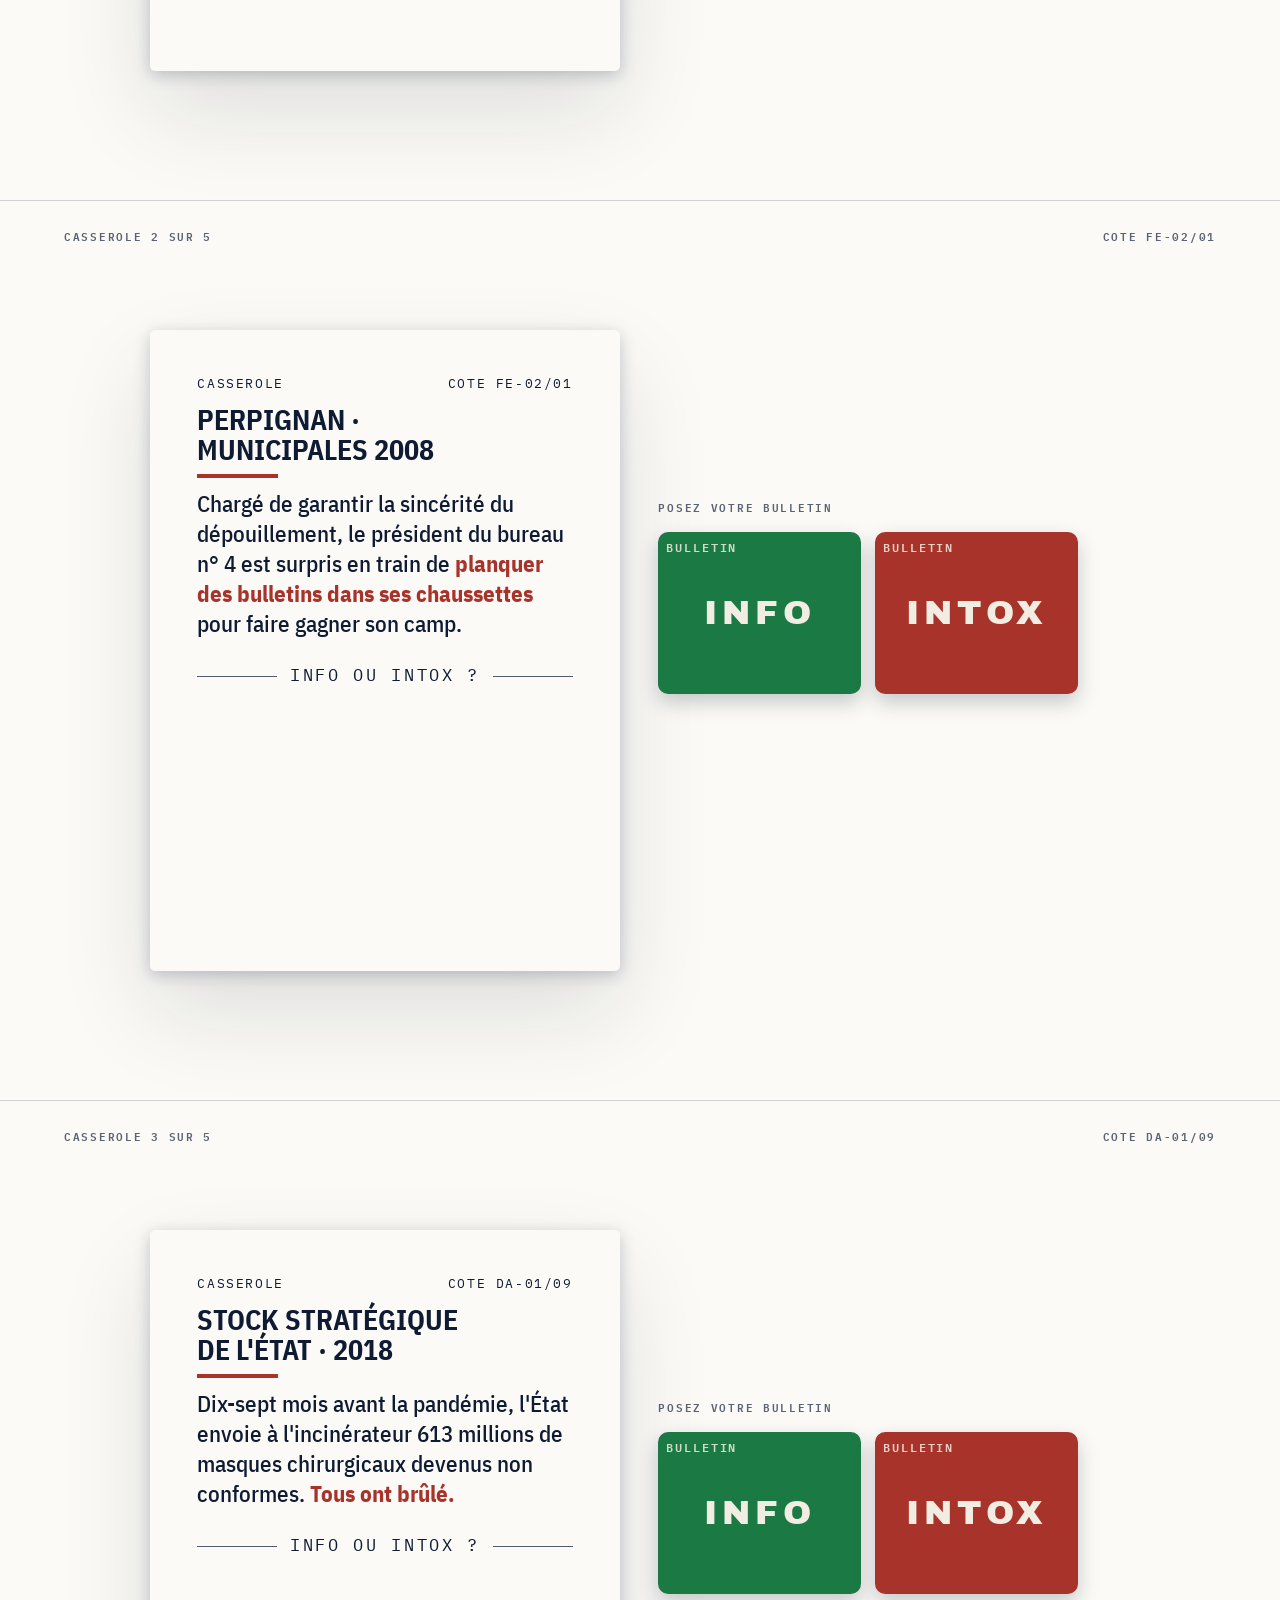
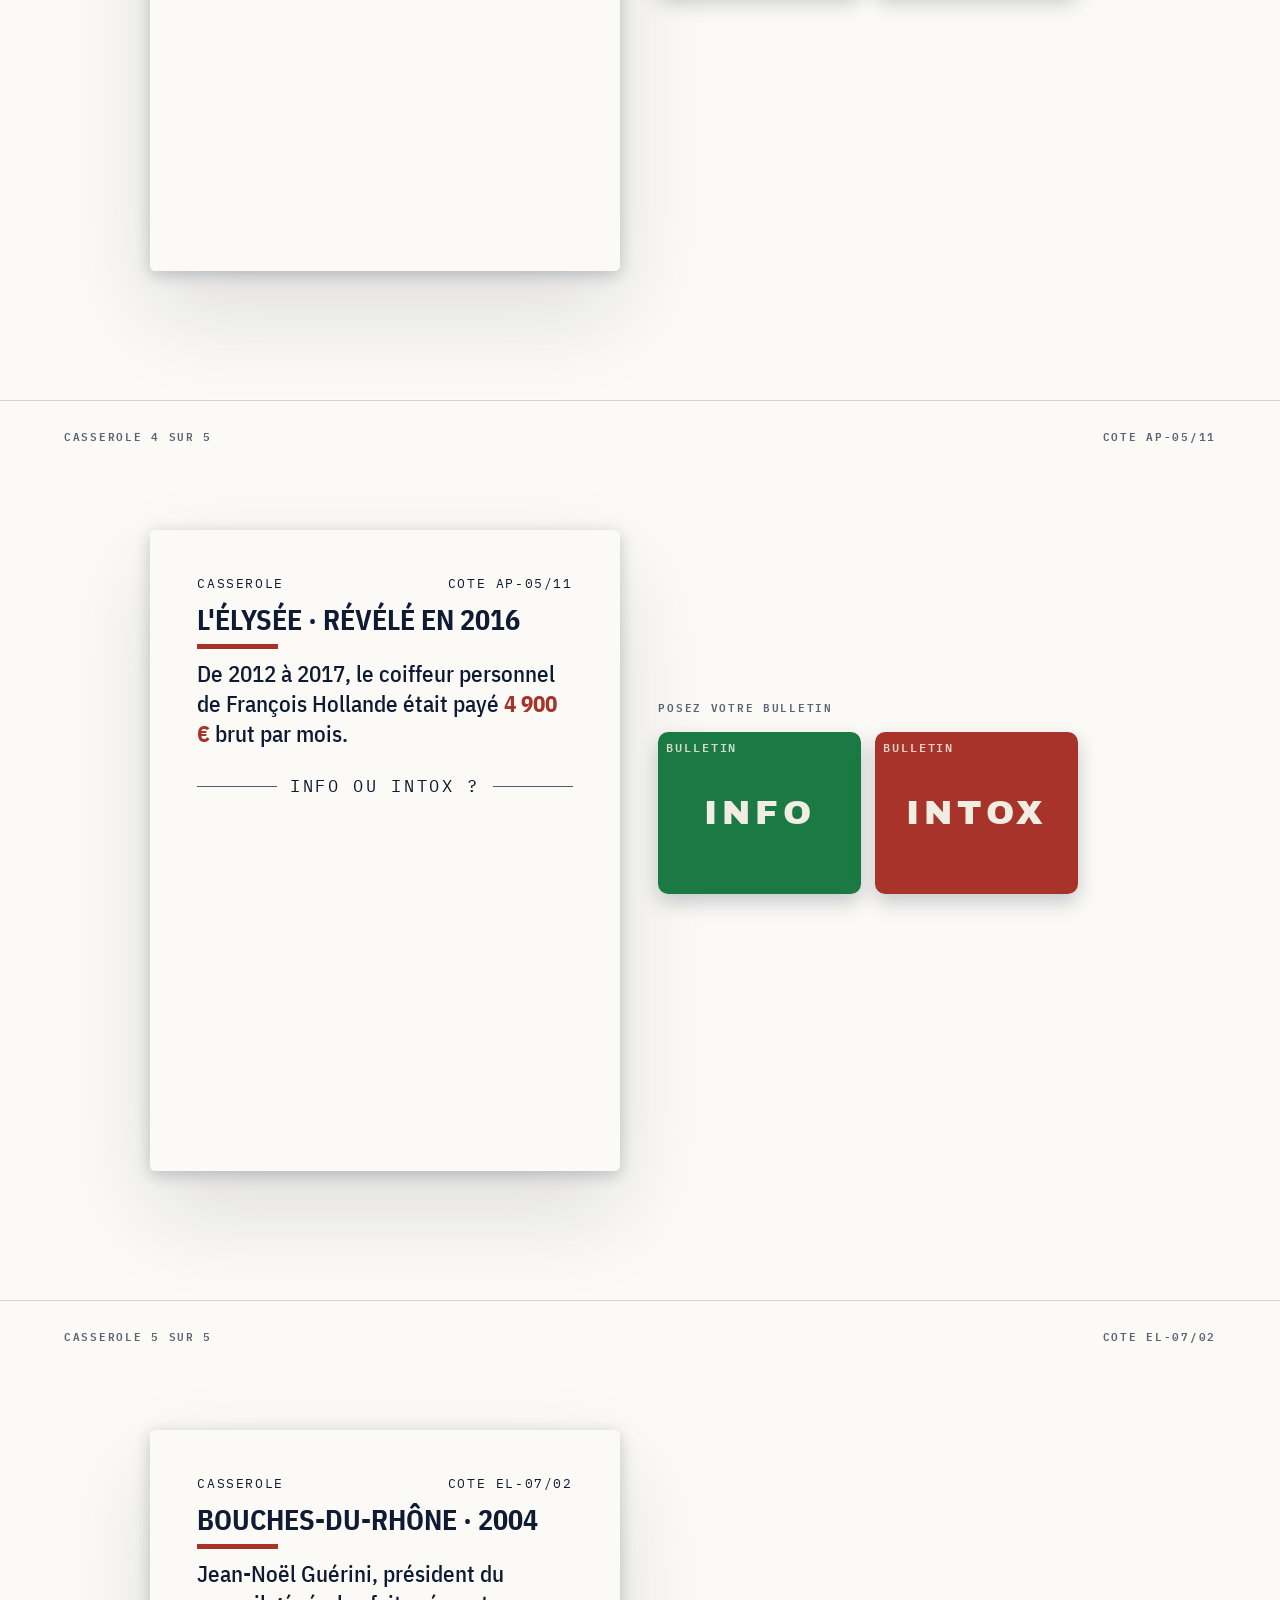
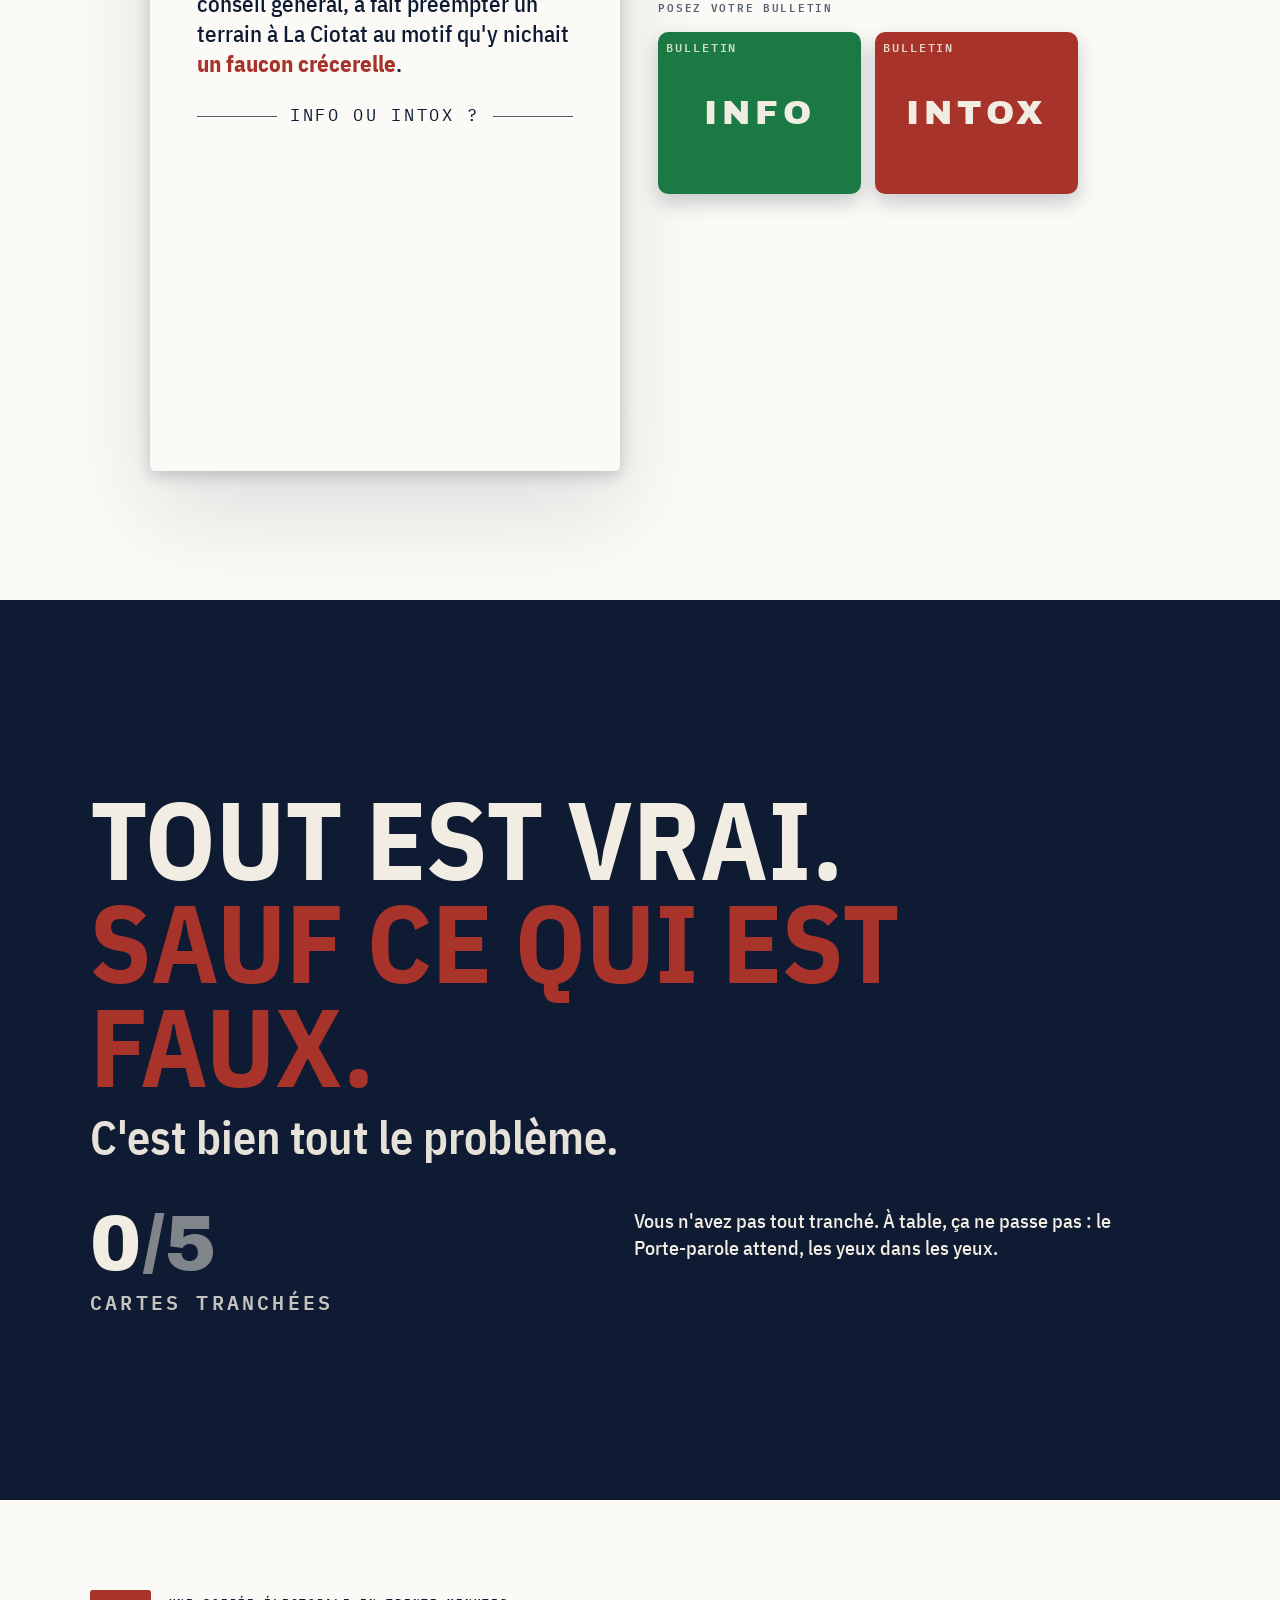
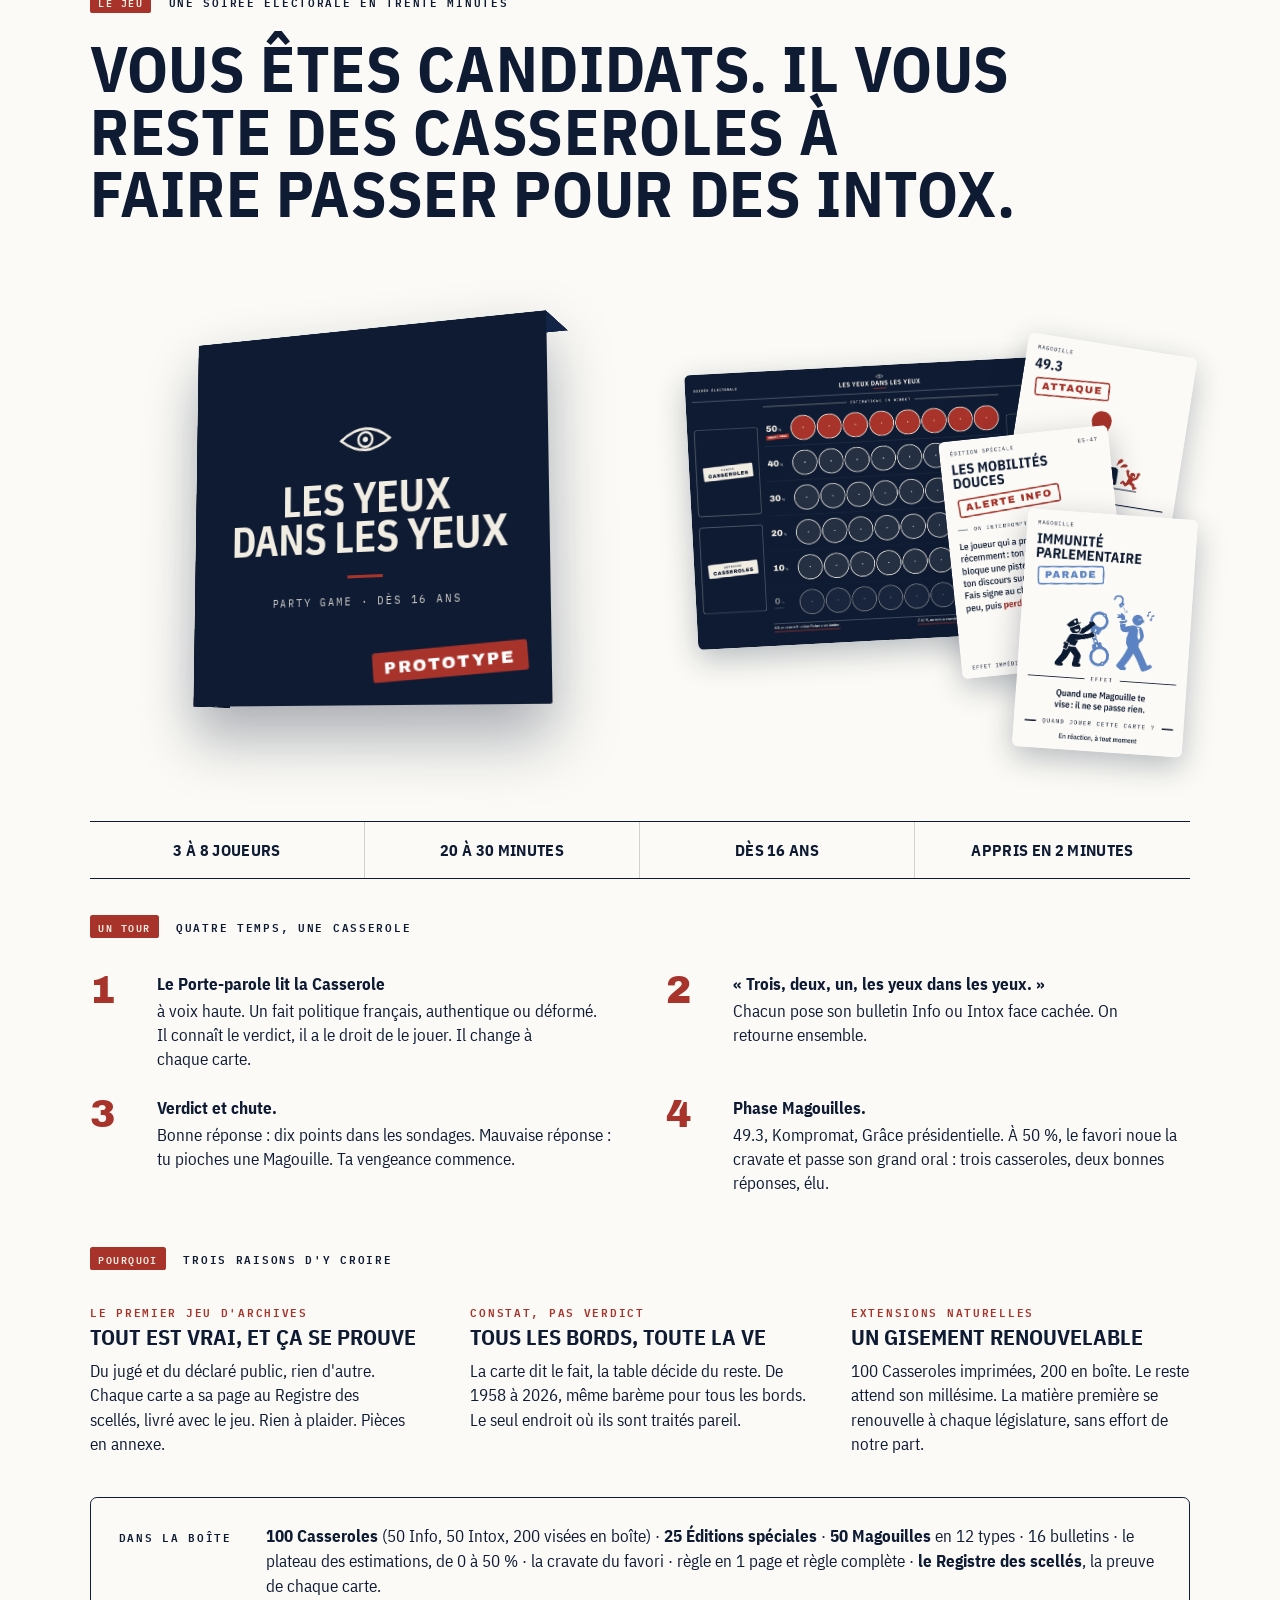
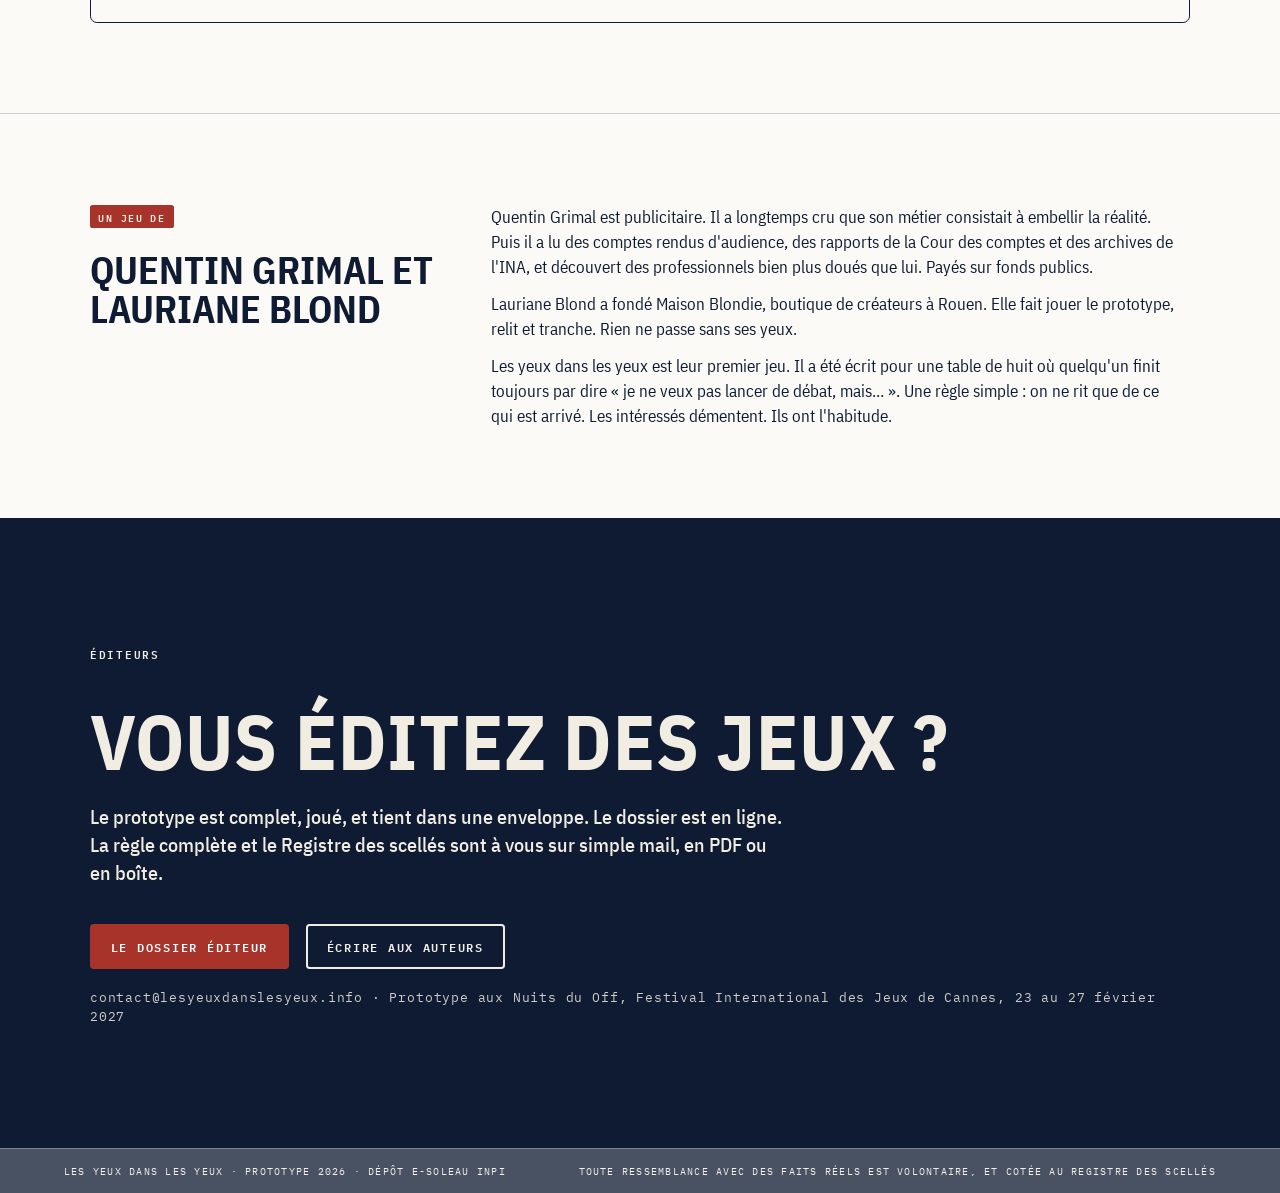
<file: v2/index.html>
<!DOCTYPE html>
<html lang="fr">
<head>
<meta charset="UTF-8">
<meta name="viewport" content="width=device-width, initial-scale=1">
<title>Les yeux dans les yeux · Le party game où tout est vrai. Sauf ce qui est faux.</title>
<meta name="description" content="Un party game où toutes les dingueries de la politique française sont vraies, jugées ou déclarées publiquement, et sourcées carte par carte. Cinq Casseroles à trancher : info ou intox ?">
<meta property="og:title" content="Les yeux dans les yeux">
<meta property="og:description" content="Tout est vrai. Sauf ce qui est faux. C'est bien tout le problème. Cinq Casseroles à trancher.">
<meta property="og:image" content="https://lesyeuxdanslesyeux.info/v2/assets/og.png">
<meta property="og:url" content="https://lesyeuxdanslesyeux.info/">
<meta name="theme-color" content="#0E1B33">
<link rel="stylesheet" href="style.css">
</head>
<body>

<header class="garde nuit">
  <div class="haut">
    <span class="kick">Soirée électorale · Prototype 2026</span>
    <span class="kick">Party game · Politique française documentée</span>
  </div>
  <div class="corps">
    <svg class="oeil" viewBox="0 0 120 70" fill="none" stroke="#F2EDE2" stroke-width="5" aria-hidden="true"><path d="M8 38 Q60 -6 112 38 Q60 80 8 38 Z"/><circle cx="60" cy="38" r="15"/><circle cx="60" cy="38" r="5.5" fill="#F2EDE2" stroke="none"/></svg>
    <h1>Les yeux<br>dans les yeux</h1>
    <div class="filet"></div>
    <p class="accroche">Un fait politique français. Authentique, ou déformé. <b>À vous de dire.</b></p>
  </div>
  <div class="bas">
    <span class="kick">Cinq Casseroles · Trente secondes</span>
    <a class="go" href="#c1">Info ou intox ? <svg viewBox="0 0 24 24" fill="none" stroke="currentColor" stroke-width="2.2" aria-hidden="true"><path d="M4 9l8 8 8-8"/></svg></a>
  </div>
</header>

<main>
  <div id="cartes"></div>

  <section class="promesse nuit sec" id="promesse">
    <div class="col">
      <h2 class="grand in">Tout est vrai.<br><span class="faux">Sauf ce qui est faux.</span><span class="pb">C'est bien tout le problème.</span></h2>
      <div class="bilan in">
        <div class="score" id="score"></div>
        <div id="bilan-texte"></div>
      </div>
    </div>
  </section>

  <section class="jeu papier sec" id="jeu">
    <div class="col">
      <div class="tete in"><span class="chip">Le jeu</span><span class="kick">Une soirée électorale en trente minutes</span></div>
      <h2 class="h2 in">Vous êtes candidats. Il vous reste des casseroles à faire passer pour des intox.</h2>
      <div class="objets">
        <div class="boite-scene in">
          <div class="boite" aria-label="La boîte du prototype">
            <div class="face" id="boite-face">
              <svg class="oeil" viewBox="0 0 120 70" fill="none" stroke="#F2EDE2" stroke-width="5" aria-hidden="true"><path d="M8 38 Q60 -6 112 38 Q60 80 8 38 Z"/><circle cx="60" cy="38" r="15"/><circle cx="60" cy="38" r="5.5" fill="#F2EDE2" stroke="none"/></svg>
              <div class="t">Les yeux<br>dans les yeux</div>
              <div class="filet"></div>
              <div class="st">Party game · Dès 16 ans</div>
              <div class="tampon plein"><span>Prototype</span></div>
            </div>
            <div class="tranche"><span>Un jeu de Quentin Grimal et Lauriane Blond · 2026</span></div>
            <div class="dessus"></div>
          </div>
        </div>
        <div class="table in" id="table">
          <img class="plateau" src="assets/plateau.webp" alt="Le plateau : estimations de 0 à 50 %, grand oral à 50">
          <img class="c1" src="assets/mag_attaque_493.webp" alt="Une Magouille, carte Attaque">
          <img class="c2" src="assets/es_47.webp" alt="Une Édition spéciale">
          <img class="c3" src="assets/mag_parade_immunite.webp" alt="Une Magouille, carte Parade">
        </div>
      </div>
      <div class="strip in"><div>3 à 8 joueurs</div><div>20 à 30 minutes</div><div>Dès 16 ans</div><div>Appris en 2 minutes</div></div>

      <div class="tete in"><span class="chip">Un tour</span><span class="kick">Quatre temps, une Casserole</span></div>
      <div class="temps in">
        <div class="t"><div class="n">1</div><div class="d"><b>Le Porte-parole lit la Casserole</b> à voix haute. Un fait politique français, authentique ou déformé. Il connaît le verdict, il a le droit de le jouer. Il change à chaque carte.</div></div>
        <div class="t"><div class="n">2</div><div class="d"><b>« Trois, deux, un, les yeux dans les yeux. »</b> Chacun pose son bulletin Info ou Intox face cachée. On retourne ensemble.</div></div>
        <div class="t"><div class="n">3</div><div class="d"><b>Verdict et chute.</b> Bonne réponse : dix points dans les sondages. Mauvaise réponse : tu pioches une Magouille. Ta vengeance commence.</div></div>
        <div class="t"><div class="n">4</div><div class="d"><b>Phase Magouilles.</b> 49.3, Kompromat, Grâce présidentielle. À 50 %, le favori noue la cravate et passe son grand oral : trois casseroles, deux bonnes réponses, élu.</div></div>
      </div>

      <div class="tete in" style="margin-top:3em"><span class="chip">Pourquoi</span><span class="kick">Trois raisons d'y croire</span></div>
      <div class="raisons in">
        <div class="r"><div class="k">Le premier jeu d'archives</div><h3>Tout est vrai, et ça se prouve</h3><p>Du jugé et du déclaré public, rien d'autre. Chaque carte a sa page au Registre des scellés, livré avec le jeu. Rien à plaider. Pièces en annexe.</p></div>
        <div class="r"><div class="k">Constat, pas verdict</div><h3>Tous les bords, toute la Ve</h3><p>La carte dit le fait, la table décide du reste. De 1958 à 2026, même barème pour tous les bords. Le seul endroit où ils sont traités pareil.</p></div>
        <div class="r"><div class="k">Extensions naturelles</div><h3>Un gisement renouvelable</h3><p>100 Casseroles imprimées, 200 en boîte. Le reste attend son millésime. La matière première se renouvelle à chaque législature, sans effort de notre part.</p></div>
      </div>
      <div class="materiel in">
        <span class="k">Dans la boîte</span>
        <p><b>100 Casseroles</b> (50 Info, 50 Intox, 200 visées en boîte) · <b>25 Éditions spéciales</b> · <b>50 Magouilles</b> en 12 types · 16 bulletins · le plateau des estimations, de 0 à 50 % · la cravate du favori · règle en 1 page et règle complète · <b>le Registre des scellés</b>, la preuve de chaque carte.</p>
      </div>
    </div>
  </section>

  <section class="auteur papier sec" id="auteur">
    <div class="col">
      <div><span class="chip">Un jeu de</span><h2 style="margin-top:.6em">Quentin Grimal et Lauriane Blond</h2></div>
      <div>
        <p> Quentin Grimal est publicitaire. Il a longtemps cru que son métier consistait à embellir la réalité. Puis il a lu des comptes rendus d'audience, des rapports de la Cour des comptes et des archives de l'INA, et découvert des professionnels bien plus doués que lui. Payés sur fonds publics.</p>
                <p>Lauriane Blond a fondé Maison Blondie, boutique de créateurs à Rouen. Elle fait jouer le prototype, relit et tranche. Rien ne passe sans ses yeux.</p>
        <p>Les yeux dans les yeux est leur premier jeu. Il a été écrit pour une table de huit où quelqu'un finit toujours par dire « je ne veux pas lancer de débat, mais… ». Une règle simple : on ne rit que de ce qui est arrivé. Les intéressés démentent. Ils ont l'habitude.</p>
      </div>
    </div>
  </section>

  <section class="edit nuit sec" id="editeurs">
    <div class="col">
      <span class="kick">Éditeurs</span>
      <h2 class="h2 in" style="margin-top:.5em">Vous éditez des jeux ?</h2>
      <p class="lede in">Le prototype est complet, joué, et tient dans une enveloppe. Le dossier est en ligne. La règle complète et le Registre des scellés sont à vous sur simple mail, en PDF ou en boîte.</p>
      <div class="actions in">
        <a class="btn plein" href="editeurs.html">Le dossier éditeur</a>
        <a class="btn" href="mailto:contact@lesyeuxdanslesyeux.info?subject=Proposition%20de%20jeu%20%C2%B7%20Les%20yeux%20dans%20les%20yeux">Écrire aux auteurs</a>
      </div>
      <p class="mail in">contact@lesyeuxdanslesyeux.info · Prototype aux Nuits du Off, Festival International des Jeux de Cannes, 23 au 27 février 2027</p>
    </div>
  </section>
</main>
<footer class="nuit">
  <span>Les yeux dans les yeux · Prototype 2026 · Dépôt e-Soleau INPI</span>
  <span>Toute ressemblance avec des faits réels est volontaire, et cotée au Registre des scellés</span>
</footer>
<script src="cartes.js"></script>
<script src="script.js"></script>
</body>
</html>
</file>
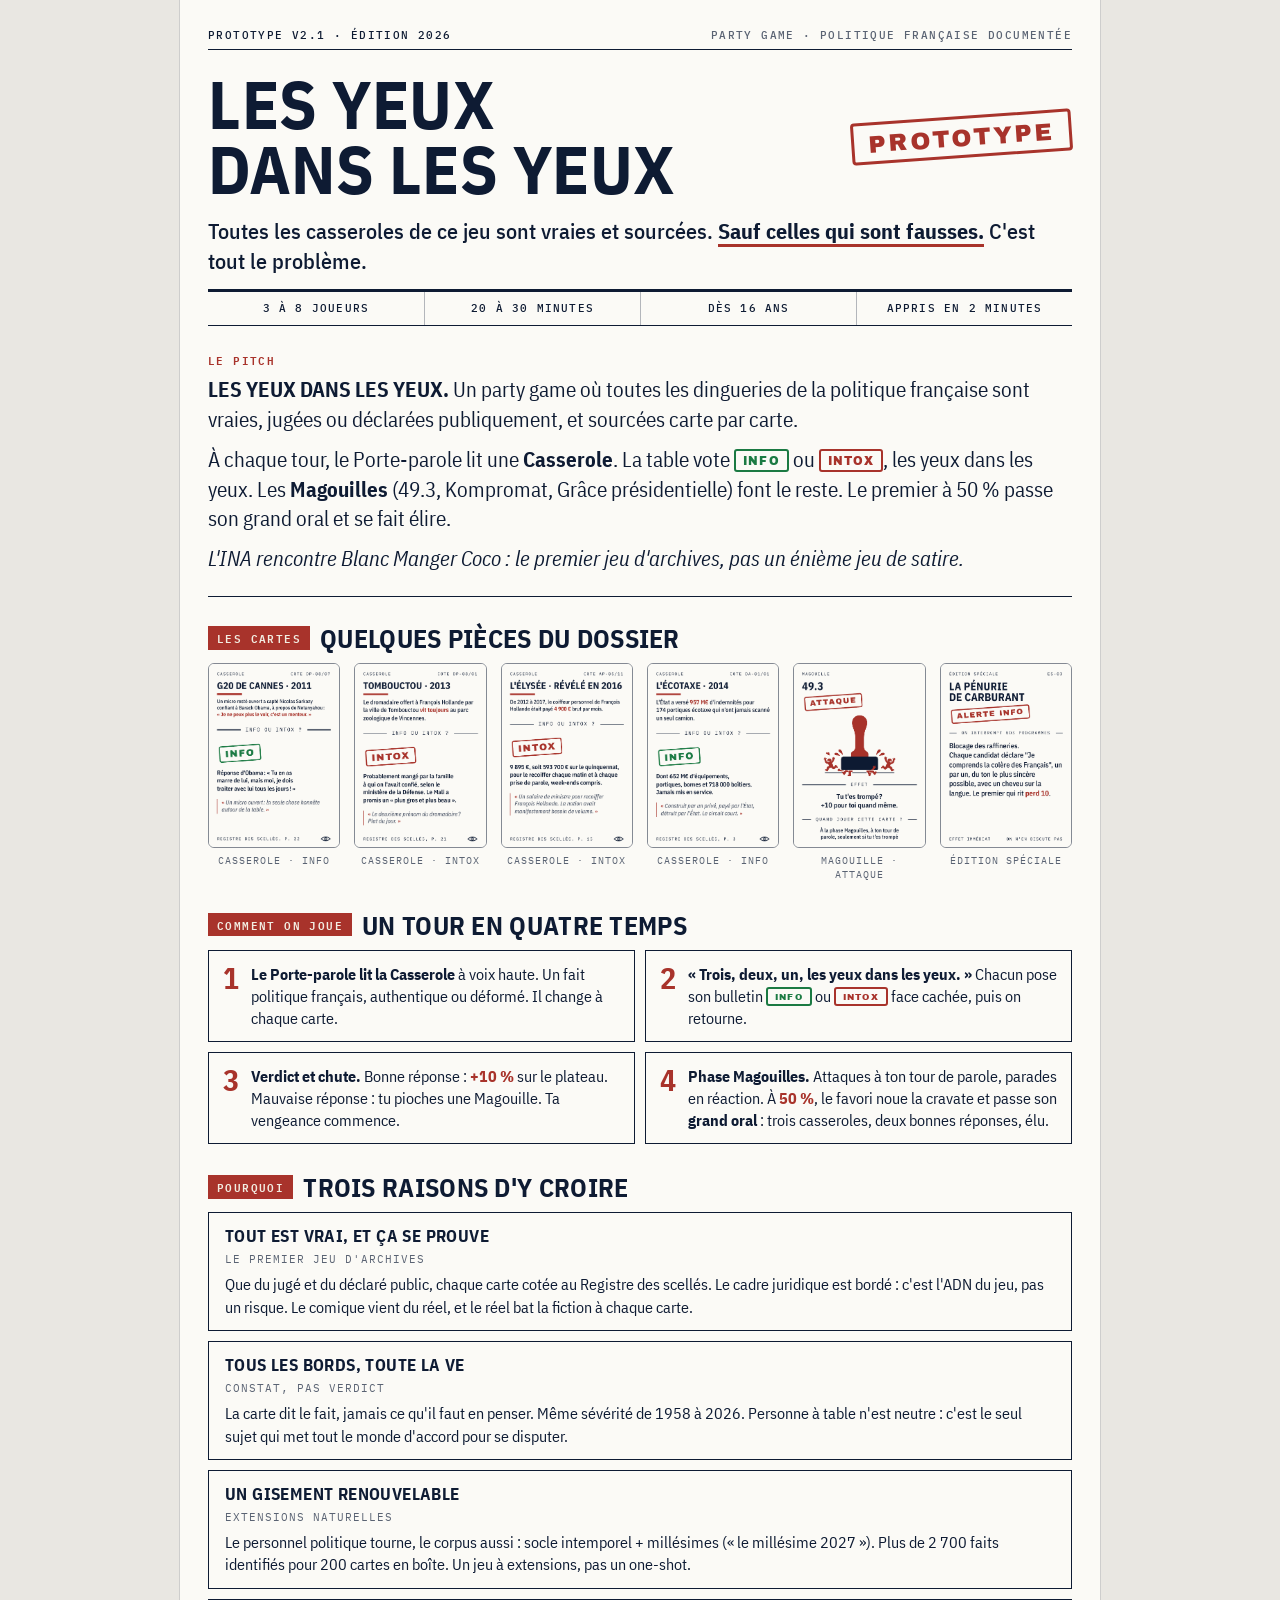
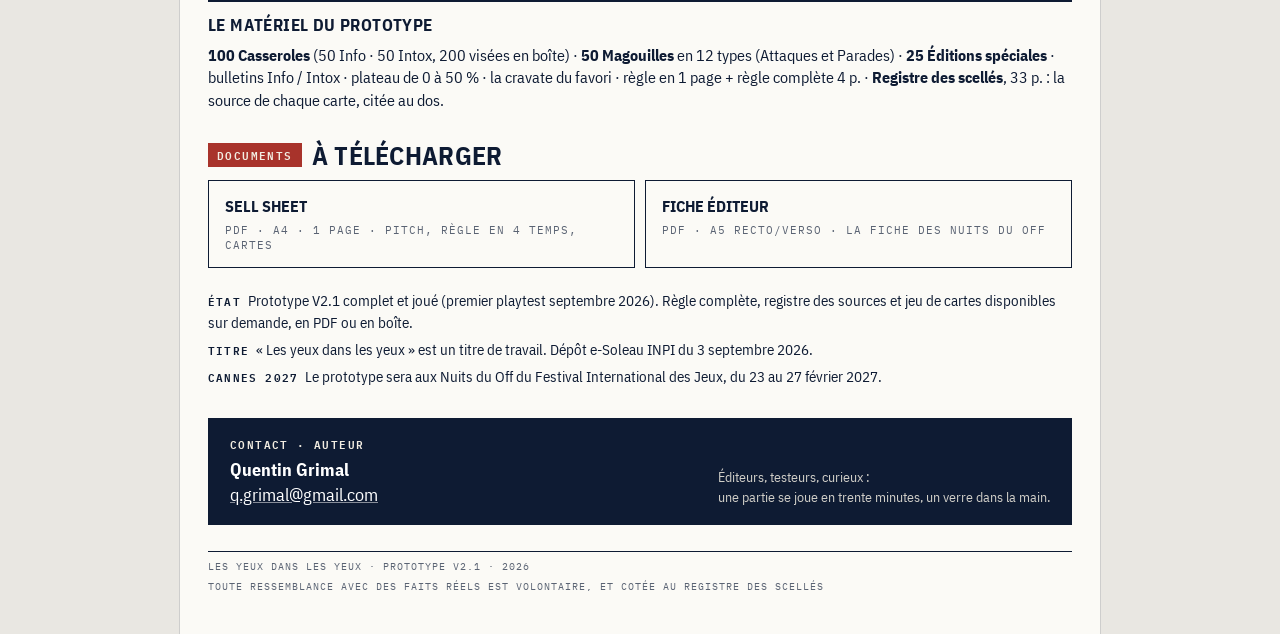
<file: archives/flyer-2026-09-18/index.html>
<!DOCTYPE html>
<html lang="fr">
<head>
<meta charset="UTF-8">
<meta name="viewport" content="width=device-width, initial-scale=1">
<title>Les yeux dans les yeux · Party game, politique française documentée · Prototype</title>
<meta name="description" content="Un party game où toutes les dingueries de la politique française sont vraies, jugées ou déclarées publiquement, et sourcées carte par carte. Prototype 2026, 3 à 8 joueurs, 20 à 30 minutes.">
<meta property="og:title" content="Les yeux dans les yeux · Prototype">
<meta property="og:description" content="Toutes les casseroles de ce jeu sont vraies et sourcées. Sauf celles qui sont fausses. C'est tout le problème.">
<meta property="og:image" content="https://lesyeuxdanslesyeux.info/cartes/cass_micro_cannes.png">
<meta property="og:url" content="https://lesyeuxdanslesyeux.info/">
<link rel="stylesheet" href="style.css">
</head>
<body>

<div class="tete">
  <span>Prototype V2.1 · Édition 2026</span>
  <span class="meta">Party game · Politique française documentée</span>
</div>
<div class="titre-row">
  <h1>Les yeux<br>dans les yeux</h1>
  <div class="tampon"><span>Prototype</span></div>
</div>
<div class="accroche">Toutes les casseroles de ce jeu sont vraies et sourcées. <u>Sauf celles qui sont fausses.</u> C'est tout le problème.</div>
<div class="strip"><div>3 à 8 joueurs</div><div>20 à 30 minutes</div><div>Dès 16 ans</div><div>Appris en 2 minutes</div></div>

<div class="pitch">
  <span class="kick">Le pitch</span>
  <p><b>LES YEUX DANS LES YEUX.</b> Un party game où toutes les dingueries de la politique française sont vraies, jugées ou déclarées publiquement, et sourcées carte par carte.</p>
  <p>À chaque tour, le Porte-parole lit une <b>Casserole</b>. La table vote <span class="pill ok">Info</span> ou <span class="pill ko">Intox</span>, les yeux dans les yeux. Les <b>Magouilles</b> (49.3, Kompromat, Grâce présidentielle) font le reste. Le premier à 50 % passe son grand oral et se fait élire.</p>
  <p class="iti">L'INA rencontre Blanc Manger Coco : le premier jeu d'archives, pas un énième jeu de satire.</p>
</div>

<section>
  <div class="art"><span class="no">Les cartes</span><h2>Quelques pièces du dossier</h2></div>
  <div class="cartes">
    <figure><img class="carte" src="cartes/cass_micro_cannes.png" alt="Casserole G20 de Cannes 2011, verdict Info"><div class="legende">Casserole · Info</div></figure>
    <figure><img class="carte" src="cartes/cass_dromadaire.png" alt="Casserole Tombouctou 2013, verdict Intox"><div class="legende">Casserole · Intox</div></figure>
    <figure><img class="carte" src="cartes/cass_coiffeur.png" alt="Casserole L'Élysée 2016, verdict Intox"><div class="legende">Casserole · Intox</div></figure>
    <figure><img class="carte" src="cartes/cass_ecotaxe.png" alt="Casserole L'écotaxe 2014, verdict Info"><div class="legende">Casserole · Info</div></figure>
    <figure><img class="carte" src="cartes/mag_493.png" alt="Magouille 49.3"><div class="legende">Magouille · Attaque</div></figure>
    <figure><img class="carte" src="cartes/es_penurie.png" alt="Édition spéciale La pénurie de carburant"><div class="legende">Édition spéciale</div></figure>
  </div>
</section>

<section>
  <div class="art"><span class="no">Comment on joue</span><h2>Un tour en quatre temps</h2></div>
  <div class="steps">
    <div class="step"><div class="n">1</div><div class="d"><b>Le Porte-parole lit la Casserole</b> à voix haute. Un fait politique français, authentique ou déformé. Il change à chaque carte.</div></div>
    <div class="step"><div class="n">2</div><div class="d"><b>« Trois, deux, un, les yeux dans les yeux. »</b> Chacun pose son bulletin <span class="pill ok">Info</span> ou <span class="pill ko">Intox</span> face cachée, puis on retourne.</div></div>
    <div class="step"><div class="n">3</div><div class="d"><b>Verdict et chute.</b> Bonne réponse : <b class="r">+10 %</b> sur le plateau. Mauvaise réponse : tu pioches une Magouille. Ta vengeance commence.</div></div>
    <div class="step"><div class="n">4</div><div class="d"><b>Phase Magouilles.</b> Attaques à ton tour de parole, parades en réaction. À <b class="r">50 %</b>, le favori noue la cravate et passe son <b>grand oral</b> : trois casseroles, deux bonnes réponses, élu.</div></div>
  </div>
</section>

<section>
  <div class="art"><span class="no">Pourquoi</span><h2>Trois raisons d'y croire</h2></div>
  <div class="compo"><div class="t">Tout est vrai, et ça se prouve <span class="s">Le premier jeu d'archives</span></div><div class="d">Que du jugé et du déclaré public, chaque carte cotée au Registre des scellés. Le cadre juridique est bordé : c'est l'ADN du jeu, pas un risque. Le comique vient du réel, et le réel bat la fiction à chaque carte.</div></div>
  <div class="compo"><div class="t">Tous les bords, toute la Ve <span class="s">Constat, pas verdict</span></div><div class="d">La carte dit le fait, jamais ce qu'il faut en penser. Même sévérité de 1958 à 2026. Personne à table n'est neutre : c'est le seul sujet qui met tout le monde d'accord pour se disputer.</div></div>
  <div class="compo"><div class="t">Un gisement renouvelable <span class="s">Extensions naturelles</span></div><div class="d">Le personnel politique tourne, le corpus aussi : socle intemporel + millésimes (« le millésime 2027 »). Plus de 2 700 faits identifiés pour 200 cartes en boîte. Un jeu à extensions, pas un one-shot.</div></div>
  <div class="materiel">
    <div class="t">Le matériel du prototype</div>
    <div class="d"><b>100 Casseroles</b> (50 Info · 50 Intox, 200 visées en boîte) · <b>50 Magouilles</b> en 12 types (Attaques et Parades) · <b>25 Éditions spéciales</b> · bulletins Info / Intox · plateau de 0 à 50 % · la cravate du favori · règle en 1 page + règle complète 4 p. · <b>Registre des scellés</b>, 33 p. : la source de chaque carte, citée au dos.</div>
  </div>
</section>

<section>
  <div class="art"><span class="no">Documents</span><h2>À télécharger</h2></div>
  <div class="docs">
    <a class="doc" href="SELL_SHEET_A4.pdf"><span class="t">Sell sheet</span><span class="s">PDF · A4 · 1 page · pitch, règle en 4 temps, cartes</span></a>
    <a class="doc" href="FICHE_A5.pdf"><span class="t">Fiche éditeur</span><span class="s">PDF · A5 recto/verso · la fiche des Nuits du Off</span></a>
  </div>
  <div class="etat">
    <p><span class="lab">État</span> Prototype V2.1 complet et joué (premier playtest septembre 2026). Règle complète, registre des sources et jeu de cartes disponibles sur demande, en PDF ou en boîte.</p>
    <p><span class="lab">Titre</span> « Les yeux dans les yeux » est un titre de travail. Dépôt e-Soleau INPI du 3 septembre 2026.</p>
    <p><span class="lab">Cannes 2027</span> Le prototype sera aux Nuits du Off du Festival International des Jeux, du 23 au 27 février 2027.</p>
  </div>
</section>

<div class="noirbox">
  <div><div class="t">Contact · Auteur</div><div class="d"><b>Quentin Grimal</b><br><a href="mailto:q.grimal@gmail.com">q.grimal@gmail.com</a></div></div>
  <div class="r">Éditeurs, testeurs, curieux :<br>une partie se joue en trente minutes, un verre dans la main.</div>
</div>

<div class="baseline"><span>Les yeux dans les yeux · Prototype V2.1 · 2026</span><span>Toute ressemblance avec des faits réels est volontaire, et cotée au Registre des scellés</span></div>

</body>
</html>
</file>
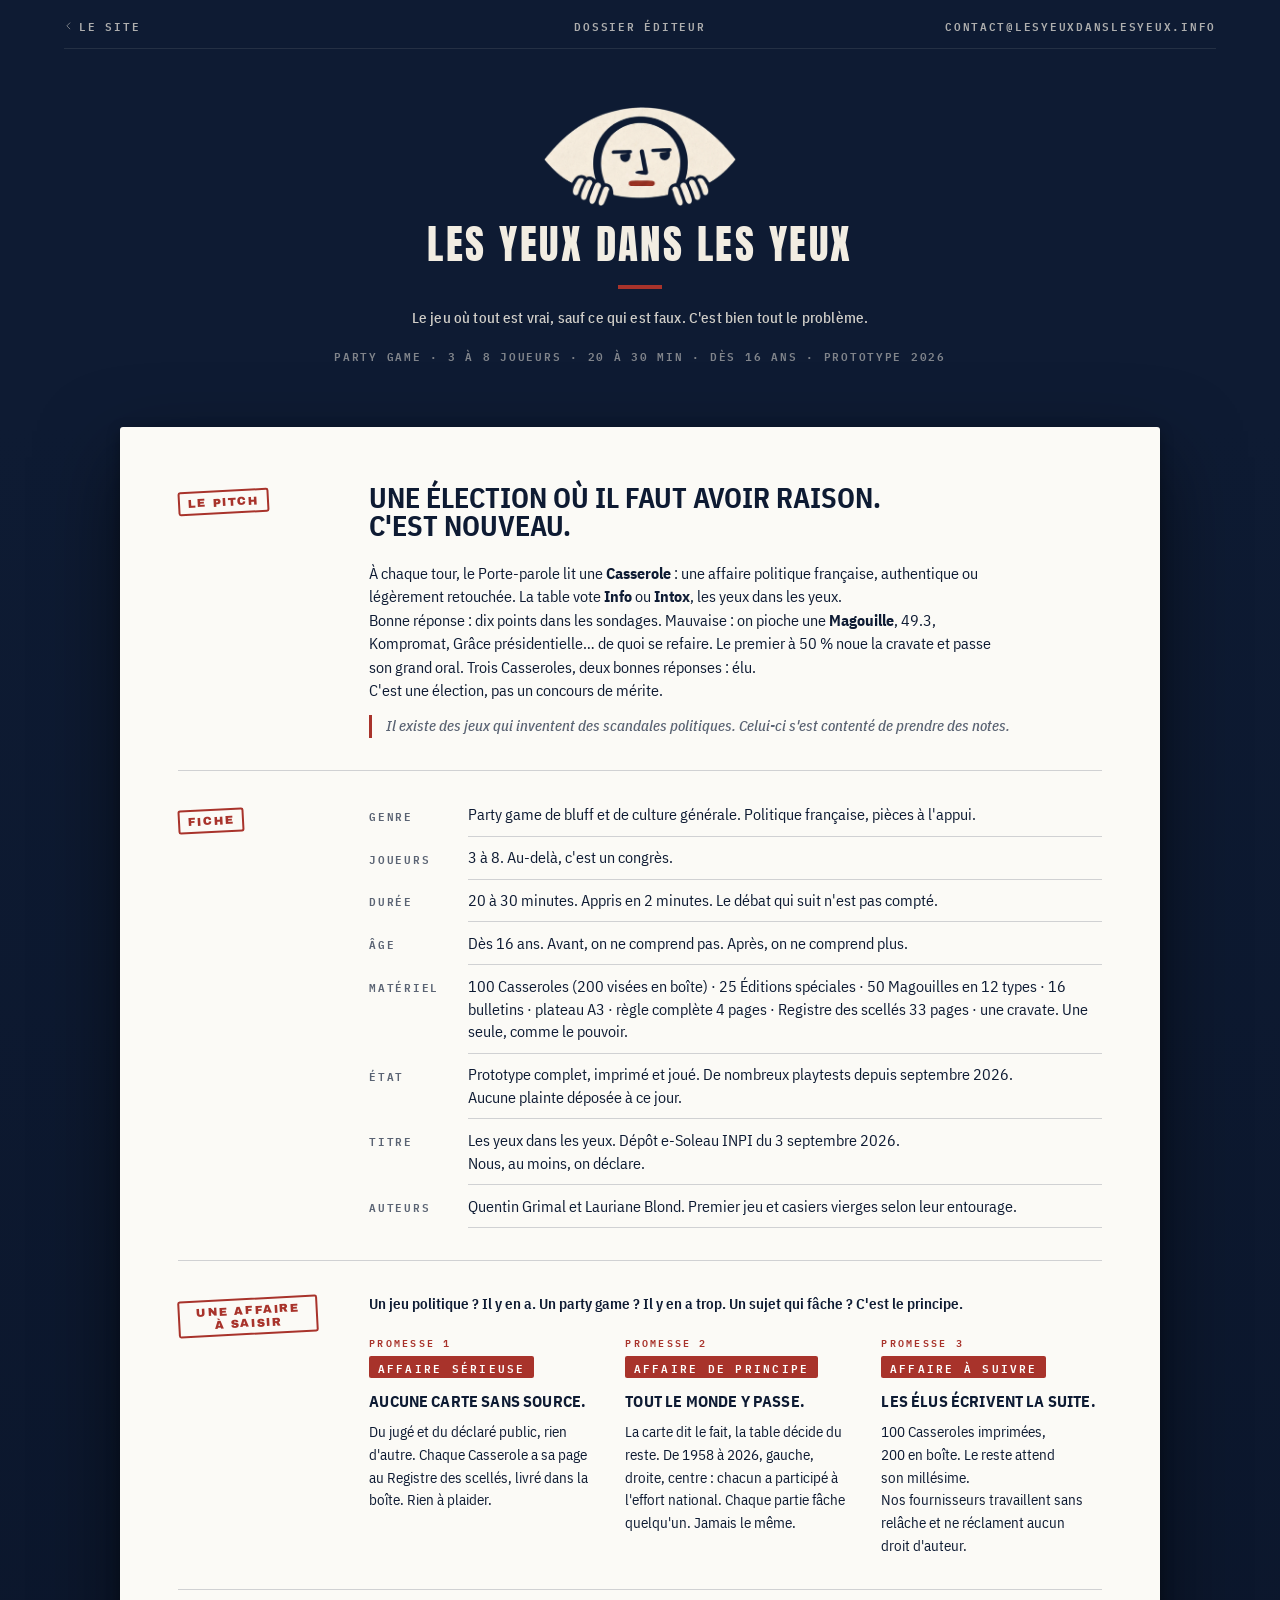
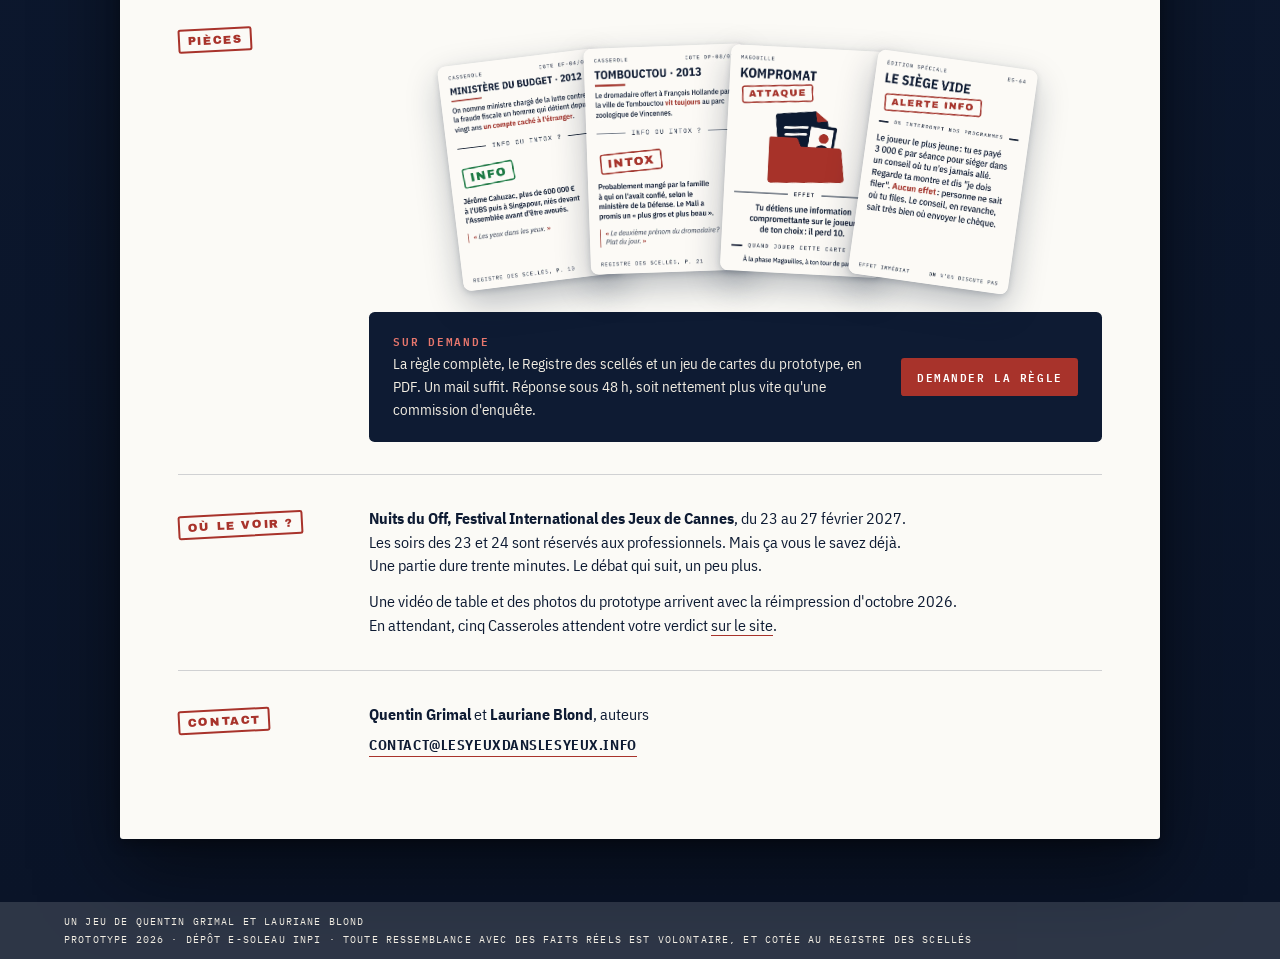
<file: editeurs.html>
<!DOCTYPE html>
<html lang="fr">
<head>
<meta charset="UTF-8">
<meta name="viewport" content="width=device-width, initial-scale=1">
<title>Dossier éditeur · Les yeux dans les yeux · Prototype 2026</title>
<meta name="description" content="Dossier éditeur du prototype Les yeux dans les yeux : pitch, fiche technique, matériel, état du prototype, pièces à télécharger, contact.">
<meta name="theme-color" content="#0E1B33">
<link rel="stylesheet" href="editeurs.css">
</head>
<body>

<!-- La garde : le dos des cartes, en couverture du dossier -->
<header class="garde">
  <div class="garde-ligne">
    <a class="retour kick" href="./"><svg viewBox="0 0 24 24" fill="none" stroke="currentColor" stroke-width="1.6" aria-hidden="true"><path d="M15 4l-8 8 8 8"/></svg> Le site</a>
    <span class="kick centre">Dossier éditeur</span>
    <a class="kick mail" href="mailto:contact@lesyeuxdanslesyeux.info?subject=Proposition%20de%20jeu%20%C2%B7%20Les%20yeux%20dans%20les%20yeux">contact@lesyeuxdanslesyeux.info</a>
  </div>
  <div class="garde-corps">
    <img class="planque" src="assets/planque.webp" alt="Un visage se cache dans un œil, les mains agrippées à la paupière">
    <h1>Les yeux dans les yeux</h1>
    <div class="filet"></div>
    <p class="promesse">Le jeu où tout est vrai, sauf ce qui est faux. C'est bien tout le problème.</p>
    <p class="specs kick">Party game · 3 à 8 joueurs · 20 à 30 min · Dès 16 ans · Prototype 2026</p>
  </div>
</header>

<!-- Le dossier : une fiche d'instruction, sections courtes -->
<main class="table"><div class="dossier">

  <section class="bloc">
    <div class="tete"><span class="tampon">Le pitch</span></div>
    <div class="corps">
      <h2>Une élection où il faut avoir raison.<br>C'est nouveau.</h2>
      <p>À chaque tour, le Porte-parole lit une <b>Casserole</b> : une affaire politique française, authentique ou légèrement retouchée. La table vote <b>Info</b> ou <b>Intox</b>, les yeux dans les yeux.<br>Bonne réponse : dix points dans les sondages. Mauvaise : on pioche une <b>Magouille</b>, 49.3, Kompromat, Grâce présidentielle… de quoi se refaire. Le premier à 50 % noue la cravate et passe son grand oral. Trois Casseroles, deux bonnes réponses : élu.<br>C'est une élection, pas un concours de mérite.</p>
      <p class="chute">Il existe des jeux qui inventent des scandales politiques. Celui-ci s'est contenté de prendre des notes.</p>
    </div>
  </section>

  <section class="bloc">
    <div class="tete"><span class="tampon">Fiche</span></div>
    <div class="corps">
      <dl class="fiche">
        <dt>Genre</dt><dd>Party game de bluff et de culture générale. Politique française, pièces à l'appui.</dd>
        <dt>Joueurs</dt><dd>3 à 8. Au-delà, c'est un congrès.</dd>
        <dt>Durée</dt><dd>20 à 30 minutes. Appris en 2 minutes. Le débat qui suit n'est pas compté.</dd>
        <dt>Âge</dt><dd>Dès 16 ans. Avant, on ne comprend pas. Après, on ne comprend plus.</dd>
        <dt>Matériel</dt><dd>100 Casseroles (200 visées en boîte) · 25 Éditions spéciales · 50 Magouilles en 12 types · 16 bulletins · plateau A3 · règle complète 4 pages · Registre des scellés 33 pages · une cravate. Une seule, comme le pouvoir.</dd>
        <dt>État</dt><dd>Prototype complet, imprimé et joué. De nombreux playtests depuis septembre 2026.<br>Aucune plainte déposée à ce jour.</dd>
        <dt>Titre</dt><dd>Les yeux dans les yeux. Dépôt e-Soleau INPI du 3 septembre 2026.<br>Nous, au moins, on déclare.</dd>
        <dt>Auteurs</dt><dd>Quentin Grimal et Lauriane Blond. Premier jeu et casiers vierges selon leur entourage.</dd>
      </dl>
    </div>
  </section>

  <section class="bloc">
    <div class="tete"><span class="tampon">Une affaire à saisir</span></div>
    <div class="corps">
      <p class="entree">Un jeu politique ? Il y en a. Un party game ? Il y en a trop. Un sujet qui fâche ? C'est le principe.</p>
      <div class="raisons">
        <div class="r"><span class="art"><span class="num">Promesse 1</span><span class="nom">Affaire sérieuse</span></span><h3>Aucune carte sans source.</h3><p>Du jugé et du déclaré public, rien d'autre. Chaque Casserole a sa page au Registre des scellés, livré dans la boîte. Rien à plaider.</p></div>
        <div class="r"><span class="art"><span class="num">Promesse 2</span><span class="nom">Affaire de principe</span></span><h3>Tout le monde y passe.</h3><p>La carte dit le fait, la table décide du reste. De 1958 à 2026, gauche, droite, centre&nbsp;: chacun a participé à l'effort national. Chaque partie fâche quelqu'un. Jamais le même.</p></div>
        <div class="r"><span class="art"><span class="num">Promesse 3</span><span class="nom">Affaire à suivre</span></span><h3>Les élus écrivent la suite.</h3><p>100 Casseroles imprimées, 200 en boîte. Le reste attend son millésime.<br>Nos fournisseurs travaillent sans relâche et ne réclament aucun droit d'auteur.</p></div>
      </div>
    </div>
  </section>

  <section class="bloc">
    <div class="tete"><span class="tampon">Pièces</span></div>
    <div class="corps">
      <div class="eventail" aria-label="Quatre cartes du prototype">
        <figure class="c" style="--r:-7deg;--y:14px"><img src="v2/assets/casserole_03_EF-04-02.webp" alt="Une Casserole, verdict Info : la nomination de Jérôme Cahuzac"></figure>
        <figure class="c" style="--r:-2deg;--y:4px"><img src="v2/assets/reserve_01_DP-08-01.webp" alt="Une Casserole, verdict Intox : le dromadaire de Tombouctou"></figure>
        <figure class="c" style="--r:3deg;--y:6px"><img src="v2/assets/mag_kompromat.webp" alt="Magouille Kompromat, carte Attaque"></figure>
        <figure class="c" style="--r:8deg;--y:16px"><img src="v2/assets/es_64.webp" alt="Édition spéciale : le siège vide"></figure>
      </div>
      <div class="demande">
        <div>
          <span class="k kick">Sur demande</span>
          <p>La règle complète, le Registre des scellés et un jeu de cartes du prototype, en PDF. Un mail suffit. Réponse sous 48 h, soit nettement plus vite qu'une commission d'enquête.</p>
        </div>
        <a class="btn" href="mailto:contact@lesyeuxdanslesyeux.info?subject=Demande%20de%20r%C3%A8gle%20et%20de%20scell%C3%A9s%20%C2%B7%20Les%20yeux%20dans%20les%20yeux">Demander la règle</a>
      </div>
    </div>
  </section>

  <section class="bloc">
    <div class="tete"><span class="tampon">Où le voir ?</span></div>
    <div class="corps">
      <p><b>Nuits du Off, Festival International des Jeux de Cannes</b>, du 23 au 27 février 2027.<br>Les soirs des 23 et 24 sont réservés aux professionnels. Mais ça vous le savez déjà.<br>Une partie dure trente minutes. Le débat qui suit, un peu plus.</p>
      <p>Une vidéo de table et des photos du prototype arrivent avec la réimpression d'octobre 2026.<br>En attendant, cinq Casseroles attendent votre verdict <a href="./#table">sur le site</a>.</p>
    </div>
  </section>

  <section class="bloc contact">
    <div class="tete"><span class="tampon">Contact</span></div>
    <div class="corps">
      <p class="qui"><b>Quentin Grimal</b> et <b>Lauriane Blond</b>, auteurs</p>
      <a class="grand-mail" href="mailto:contact@lesyeuxdanslesyeux.info?subject=Proposition%20de%20jeu%20%C2%B7%20Les%20yeux%20dans%20les%20yeux">contact@lesyeuxdanslesyeux.info</a>
    </div>
  </section>

</div></main>

<footer>
  <span>Un jeu de Quentin Grimal et Lauriane Blond</span>
  <span>Prototype 2026 · Dépôt e-Soleau INPI · Toute ressemblance avec des faits réels est volontaire, et cotée au Registre des scellés</span>
</footer>
<script>if(new URLSearchParams(location.search).get("vue")==="corps")document.body.classList.add("sans-garde");</script>
</body>
</html>
</file>
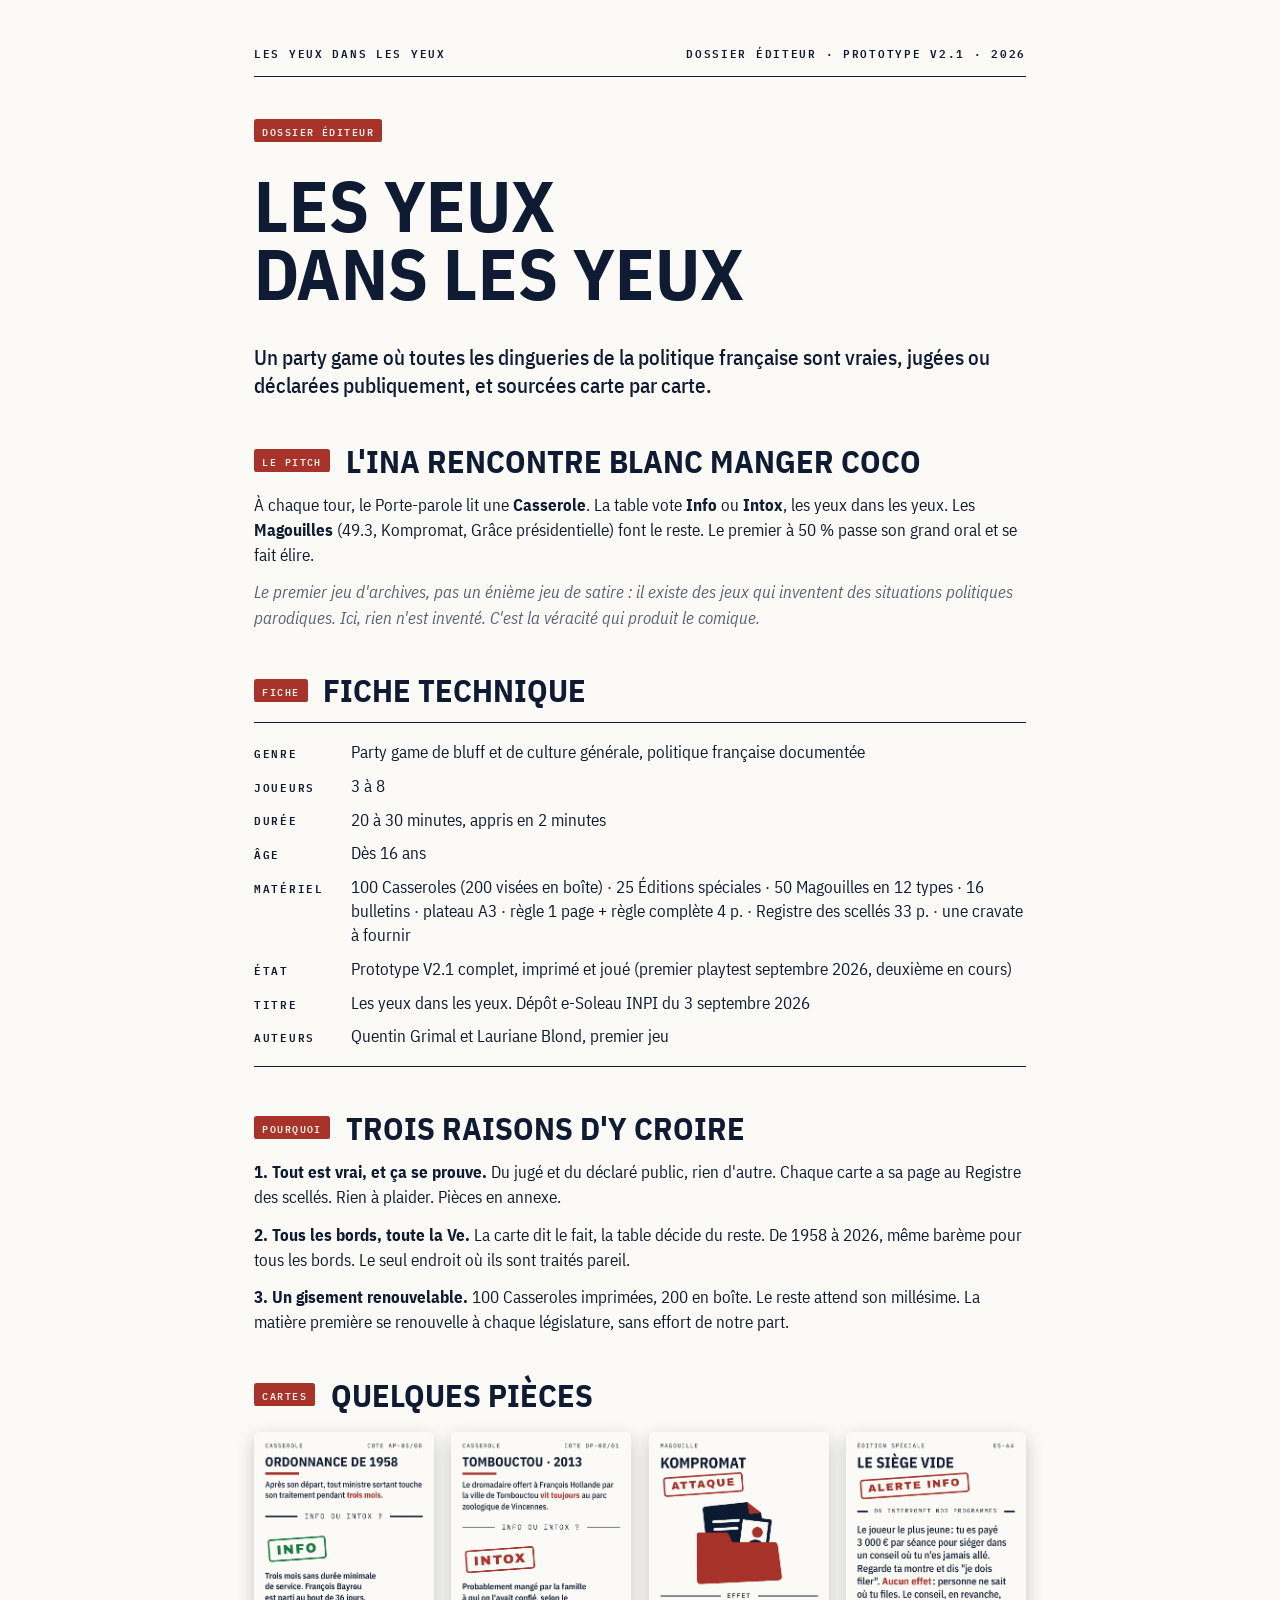
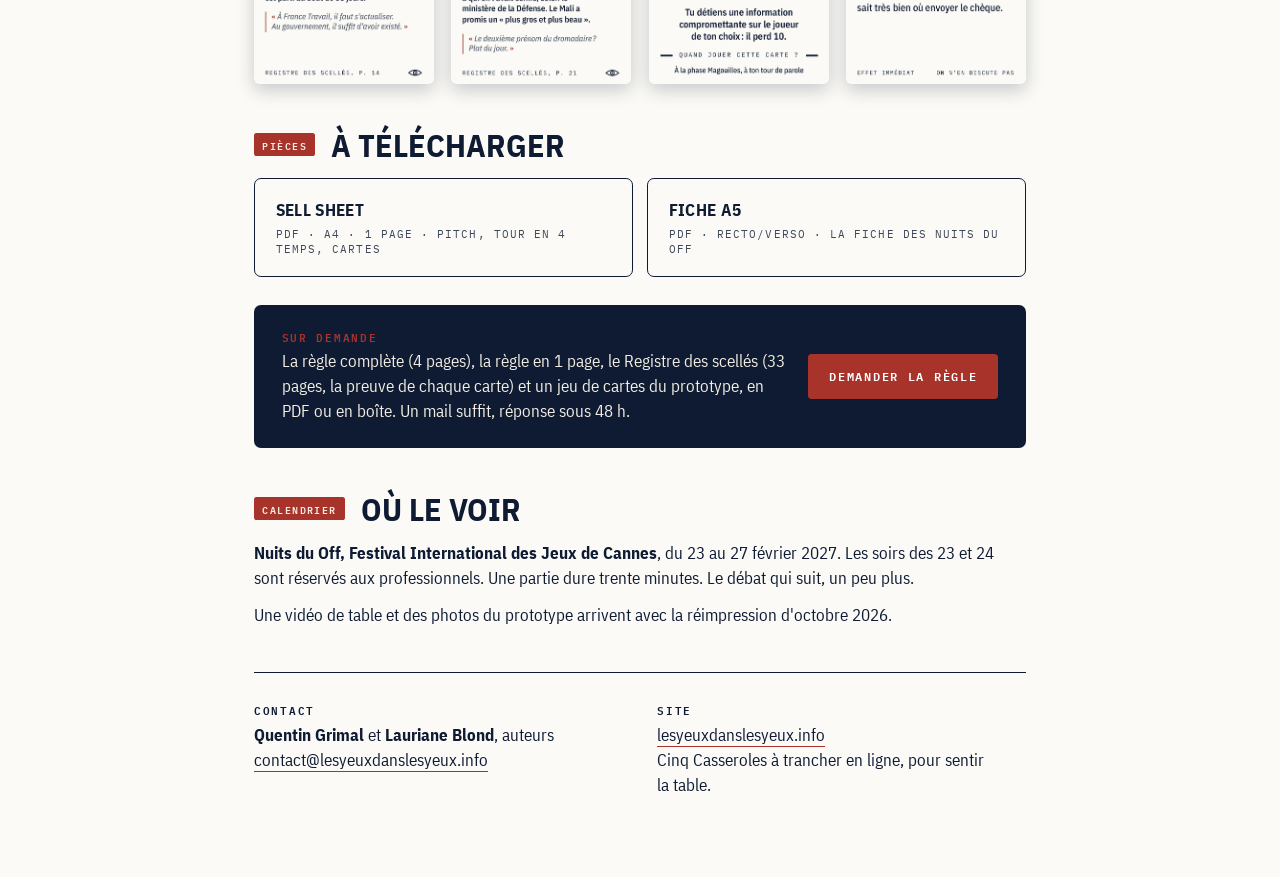
<file: v2/editeurs.html>
<!DOCTYPE html>
<html lang="fr">
<head>
<meta charset="UTF-8">
<meta name="viewport" content="width=device-width, initial-scale=1">
<title>Dossier éditeur · Les yeux dans les yeux · Prototype 2026</title>
<meta name="description" content="Dossier éditeur du prototype Les yeux dans les yeux : pitch, fiche technique, matériel, état du prototype, pièces à télécharger, contact.">
<meta name="robots" content="index,follow">
<meta name="theme-color" content="#0E1B33">
<link rel="stylesheet" href="style.css">
</head>
<body class="papier">
<div class="dossier">
  <div class="haut">
    <a href="index.html">Les yeux dans les yeux</a>
    <span class="kick">Dossier éditeur · Prototype V2.1 · 2026</span>
  </div>
  <span class="chip">Dossier éditeur</span>
  <h1>Les yeux<br>dans les yeux</h1>
  <p class="sous">Un party game où toutes les dingueries de la politique française sont vraies, jugées ou déclarées publiquement, et sourcées carte par carte.</p>

  <div class="art"><span class="chip">Le pitch</span><h2>L'INA rencontre Blanc Manger Coco</h2></div>
  <p>À chaque tour, le Porte-parole lit une <b>Casserole</b>. La table vote <b>Info</b> ou <b>Intox</b>, les yeux dans les yeux. Les <b>Magouilles</b> (49.3, Kompromat, Grâce présidentielle) font le reste. Le premier à 50 % passe son grand oral et se fait élire.</p>
  <p class="iti">Le premier jeu d'archives, pas un énième jeu de satire : il existe des jeux qui inventent des situations politiques parodiques. Ici, rien n'est inventé. C'est la véracité qui produit le comique.</p>

  <div class="art"><span class="chip">Fiche</span><h2>Fiche technique</h2></div>
  <div class="fiche">
    <span class="k">Genre</span><span>Party game de bluff et de culture générale, politique française documentée</span>
    <span class="k">Joueurs</span><span>3 à 8</span>
    <span class="k">Durée</span><span>20 à 30 minutes, appris en 2 minutes</span>
    <span class="k">Âge</span><span>Dès 16 ans</span>
    <span class="k">Matériel</span><span>100 Casseroles (200 visées en boîte) · 25 Éditions spéciales · 50 Magouilles en 12 types · 16 bulletins · plateau A3 · règle 1 page + règle complète 4 p. · Registre des scellés 33 p. · une cravate à fournir</span>
    <span class="k">État</span><span>Prototype V2.1 complet, imprimé et joué (premier playtest septembre 2026, deuxième en cours)</span>
    <span class="k">Titre</span><span>Les yeux dans les yeux. Dépôt e-Soleau INPI du 3 septembre 2026</span>
    <span class="k">Auteurs</span><span>Quentin Grimal et Lauriane Blond, premier jeu</span>
  </div>

  <div class="art"><span class="chip">Pourquoi</span><h2>Trois raisons d'y croire</h2></div>
  <p><b>1. Tout est vrai, et ça se prouve.</b> Du jugé et du déclaré public, rien d'autre. Chaque carte a sa page au Registre des scellés. Rien à plaider. Pièces en annexe.</p>
  <p><b>2. Tous les bords, toute la Ve.</b> La carte dit le fait, la table décide du reste. De 1958 à 2026, même barème pour tous les bords. Le seul endroit où ils sont traités pareil.</p>
  <p><b>3. Un gisement renouvelable.</b> 100 Casseroles imprimées, 200 en boîte. Le reste attend son millésime. La matière première se renouvelle à chaque législature, sans effort de notre part.</p>

  <div class="art"><span class="chip">Cartes</span><h2>Quelques pièces</h2></div>
  <div class="cartes" id="pieces">
    <img src="assets/reserve_02_AP-05-08.webp" alt="Une Casserole, verdict Info">
    <img src="assets/reserve_01_DP-08-01.webp" alt="Une Casserole, verdict Intox">
    <img src="assets/mag_kompromat.webp" alt="Magouille Kompromat">
    <img src="assets/es_64.webp" alt="Une Édition spéciale">
  </div>

  <div class="art"><span class="chip">Pièces</span><h2>À télécharger</h2></div>
  <div class="docs">
    <a class="doc" href="../SELL_SHEET_A4.pdf"><span class="t">Sell sheet</span><span class="s">PDF · A4 · 1 page · pitch, tour en 4 temps, cartes</span></a>
    <a class="doc" href="../FICHE_A5.pdf"><span class="t">Fiche A5</span><span class="s">PDF · recto/verso · la fiche des Nuits du Off</span></a>
  </div>
  <div class="demande">
    <div>
      <div class="k">Sur demande</div>
      <p>La règle complète (4 pages), la règle en 1 page, le Registre des scellés (33 pages, la preuve de chaque carte) et un jeu de cartes du prototype, en PDF ou en boîte. Un mail suffit, réponse sous 48 h.</p>
    </div>
    <a class="btn plein" href="mailto:contact@lesyeuxdanslesyeux.info?subject=Demande%20de%20r%C3%A8gle%20et%20de%20scell%C3%A9s%20%C2%B7%20Les%20yeux%20dans%20les%20yeux">Demander la règle</a>
  </div>

  <div class="art"><span class="chip">Calendrier</span><h2>Où le voir</h2></div>
  <p><b>Nuits du Off, Festival International des Jeux de Cannes</b>, du 23 au 27 février 2027. Les soirs des 23 et 24 sont réservés aux professionnels. Une partie dure trente minutes. Le débat qui suit, un peu plus.</p>
  <p>Une vidéo de table et des photos du prototype arrivent avec la réimpression d'octobre 2026.</p>

  <div class="contact">
    <div><span class="kick">Contact</span><p><b>Quentin Grimal</b> et <b>Lauriane Blond</b>, auteurs<br><a href="mailto:contact@lesyeuxdanslesyeux.info?subject=Proposition%20de%20jeu%20%C2%B7%20Les%20yeux%20dans%20les%20yeux">contact@lesyeuxdanslesyeux.info</a></p></div>
    <div><span class="kick">Site</span><p><a href="index.html">lesyeuxdanslesyeux.info</a><br>Cinq Casseroles à trancher en ligne, pour sentir la table.</p></div>
  </div>
</div>
</body>
</html>
</file>
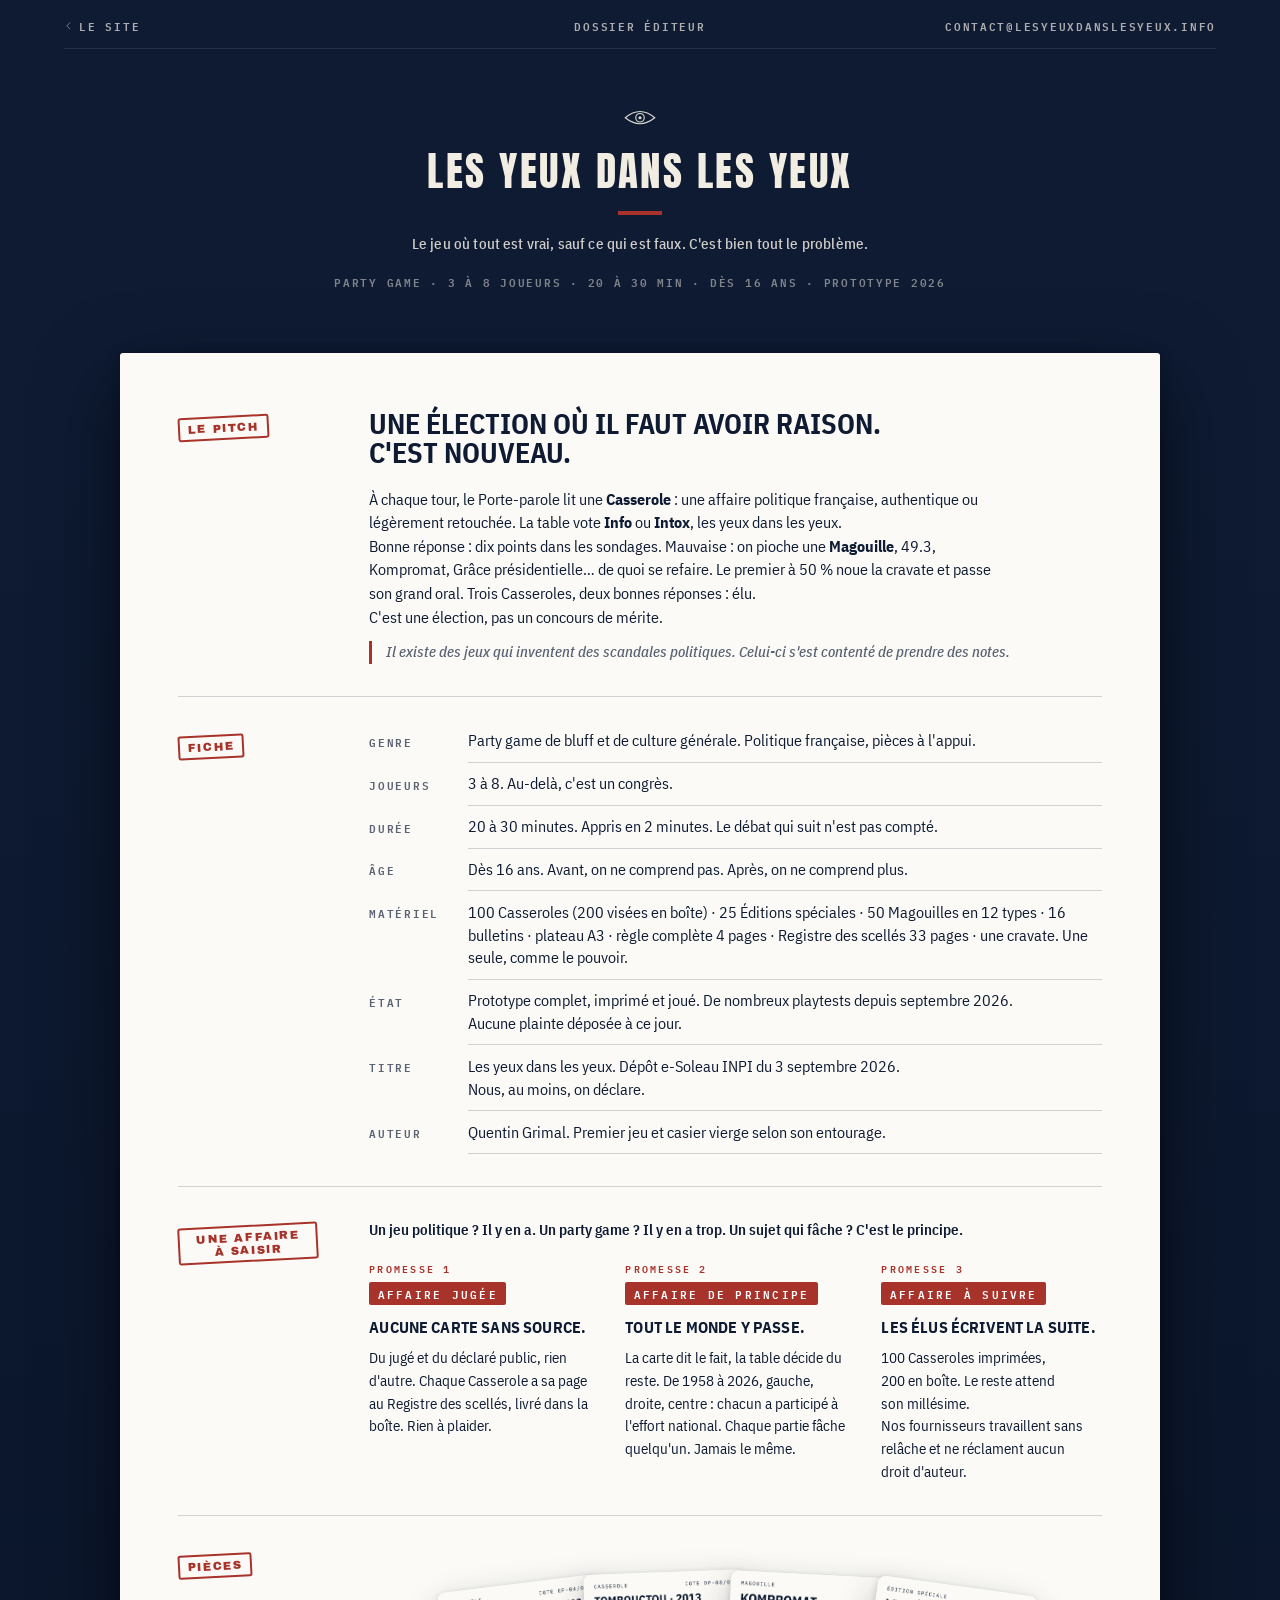
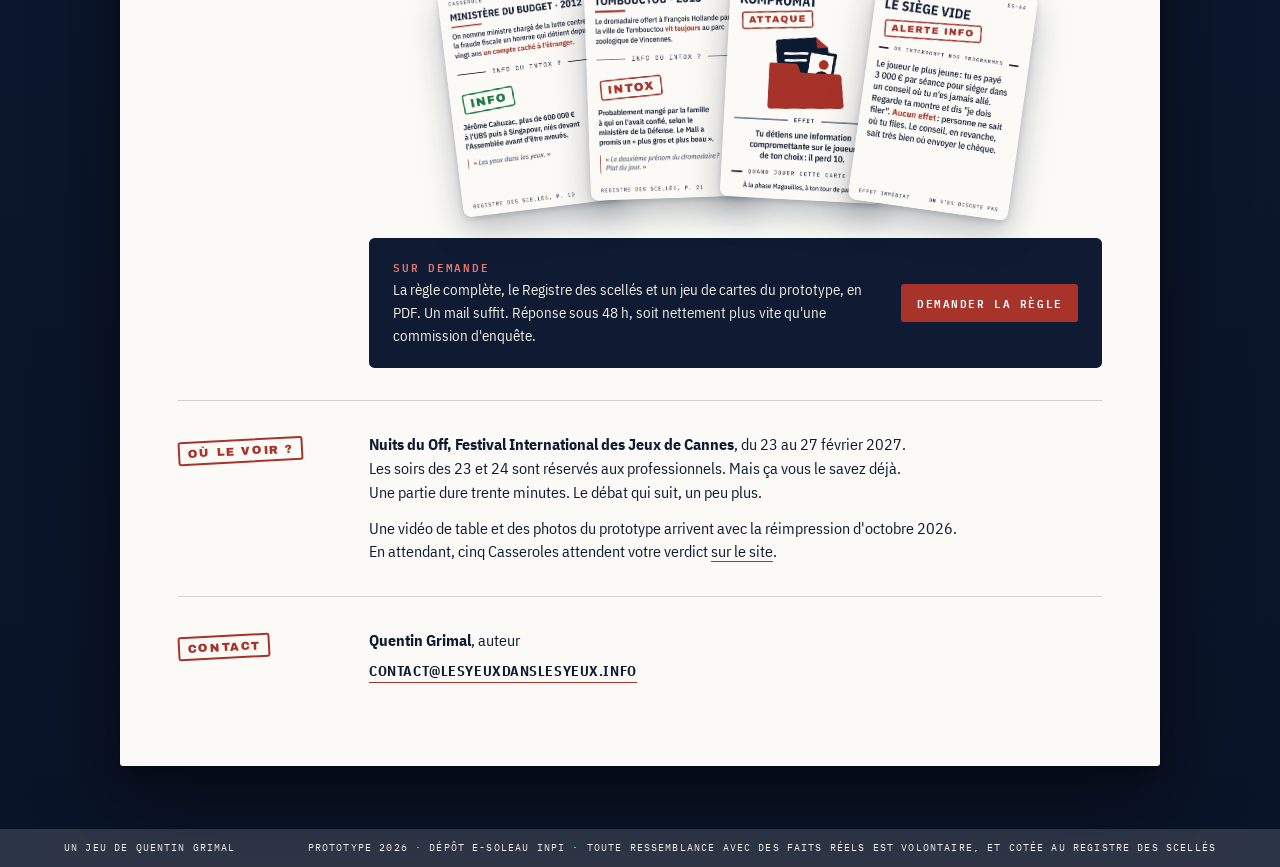
<file: v3/editeurs.html>
<!DOCTYPE html>
<html lang="fr">
<head>
<meta charset="UTF-8">
<meta name="viewport" content="width=device-width, initial-scale=1">
<title>Dossier éditeur · Les yeux dans les yeux · Prototype 2026</title>
<meta name="description" content="Dossier éditeur du prototype Les yeux dans les yeux : pitch, fiche technique, matériel, état du prototype, pièces à télécharger, contact.">
<meta name="theme-color" content="#0E1B33">
<link rel="stylesheet" href="editeurs.css">
</head>
<body>

<!-- La garde : le dos des cartes, en couverture du dossier -->
<header class="garde">
  <div class="garde-ligne">
    <a class="retour kick" href="./"><svg viewBox="0 0 24 24" fill="none" stroke="currentColor" stroke-width="1.6" aria-hidden="true"><path d="M15 4l-8 8 8 8"/></svg> Le site</a>
    <span class="kick centre">Dossier éditeur</span>
    <a class="kick mail" href="mailto:contact@lesyeuxdanslesyeux.info?subject=Proposition%20de%20jeu%20%C2%B7%20Les%20yeux%20dans%20les%20yeux">contact@lesyeuxdanslesyeux.info</a>
  </div>
  <div class="garde-corps">
    <svg class="oeil" viewBox="0 0 120 70" fill="none" stroke="currentColor" stroke-width="4" aria-hidden="true"><path d="M8 38 Q60 -6 112 38 Q60 80 8 38 Z"/><circle cx="60" cy="38" r="15"/><circle cx="60" cy="38" r="5.5" fill="currentColor" stroke="none"/></svg>
    <h1>Les yeux dans les yeux</h1>
    <div class="filet"></div>
    <p class="promesse">Le jeu où tout est vrai, sauf ce qui est faux. C'est bien tout le problème.</p>
    <p class="specs kick">Party game · 3 à 8 joueurs · 20 à 30 min · Dès 16 ans · Prototype 2026</p>
  </div>
</header>

<!-- Le dossier : une fiche d'instruction, sections courtes -->
<main class="table"><div class="dossier">

  <section class="bloc">
    <div class="tete"><span class="tampon">Le pitch</span></div>
    <div class="corps">
      <h2>Une élection où il faut avoir raison.<br>C'est nouveau.</h2>
      <p>À chaque tour, le Porte-parole lit une <b>Casserole</b> : une affaire politique française, authentique ou légèrement retouchée. La table vote <b>Info</b> ou <b>Intox</b>, les yeux dans les yeux.<br>Bonne réponse : dix points dans les sondages. Mauvaise : on pioche une <b>Magouille</b>, 49.3, Kompromat, Grâce présidentielle… de quoi se refaire. Le premier à 50 % noue la cravate et passe son grand oral. Trois Casseroles, deux bonnes réponses : élu.<br>C'est une élection, pas un concours de mérite.</p>
      <p class="chute">Il existe des jeux qui inventent des scandales politiques. Celui-ci s'est contenté de prendre des notes.</p>
    </div>
  </section>

  <section class="bloc">
    <div class="tete"><span class="tampon">Fiche</span></div>
    <div class="corps">
      <dl class="fiche">
        <dt>Genre</dt><dd>Party game de bluff et de culture générale. Politique française, pièces à l'appui.</dd>
        <dt>Joueurs</dt><dd>3 à 8. Au-delà, c'est un congrès.</dd>
        <dt>Durée</dt><dd>20 à 30 minutes. Appris en 2 minutes. Le débat qui suit n'est pas compté.</dd>
        <dt>Âge</dt><dd>Dès 16 ans. Avant, on ne comprend pas. Après, on ne comprend plus.</dd>
        <dt>Matériel</dt><dd>100 Casseroles (200 visées en boîte) · 25 Éditions spéciales · 50 Magouilles en 12 types · 16 bulletins · plateau A3 · règle complète 4 pages · Registre des scellés 33 pages · une cravate. Une seule, comme le pouvoir.</dd>
        <dt>État</dt><dd>Prototype complet, imprimé et joué. De nombreux playtests depuis septembre 2026.<br>Aucune plainte déposée à ce jour.</dd>
        <dt>Titre</dt><dd>Les yeux dans les yeux. Dépôt e-Soleau INPI du 3 septembre 2026.<br>Nous, au moins, on déclare.</dd>
        <dt>Auteur</dt><dd>Quentin Grimal. Premier jeu et casier vierge selon son entourage.</dd>
      </dl>
    </div>
  </section>

  <section class="bloc">
    <div class="tete"><span class="tampon">Une affaire à saisir</span></div>
    <div class="corps">
      <p class="entree">Un jeu politique ? Il y en a. Un party game ? Il y en a trop. Un sujet qui fâche ? C'est le principe.</p>
      <div class="raisons">
        <div class="r"><span class="art"><span class="num">Promesse 1</span><span class="nom">Affaire jugée</span></span><h3>Aucune carte sans source.</h3><p>Du jugé et du déclaré public, rien d'autre. Chaque Casserole a sa page au Registre des scellés, livré dans la boîte. Rien à plaider.</p></div>
        <div class="r"><span class="art"><span class="num">Promesse 2</span><span class="nom">Affaire de principe</span></span><h3>Tout le monde y passe.</h3><p>La carte dit le fait, la table décide du reste. De 1958 à 2026, gauche, droite, centre : chacun a participé à l'effort national. Chaque partie fâche quelqu'un. Jamais le même.</p></div>
        <div class="r"><span class="art"><span class="num">Promesse 3</span><span class="nom">Affaire à suivre</span></span><h3>Les élus écrivent la suite.</h3><p>100 Casseroles imprimées, 200 en boîte. Le reste attend son millésime.<br>Nos fournisseurs travaillent sans relâche et ne réclament aucun droit d'auteur.</p></div>
      </div>
    </div>
  </section>

  <section class="bloc">
    <div class="tete"><span class="tampon">Pièces</span></div>
    <div class="corps">
      <div class="eventail" aria-label="Quatre cartes du prototype">
        <figure class="c" style="--r:-7deg;--y:14px"><img src="../v2/assets/casserole_03_EF-04-02.webp" alt="Une Casserole, verdict Info : la nomination de Jérôme Cahuzac"></figure>
        <figure class="c" style="--r:-2deg;--y:4px"><img src="../v2/assets/reserve_01_DP-08-01.webp" alt="Une Casserole, verdict Intox : le dromadaire de Tombouctou"></figure>
        <figure class="c" style="--r:3deg;--y:6px"><img src="../v2/assets/mag_kompromat.webp" alt="Magouille Kompromat, carte Attaque"></figure>
        <figure class="c" style="--r:8deg;--y:16px"><img src="../v2/assets/es_64.webp" alt="Édition spéciale : le siège vide"></figure>
      </div>
      <div class="demande">
        <div>
          <span class="k kick">Sur demande</span>
          <p>La règle complète, le Registre des scellés et un jeu de cartes du prototype, en PDF. Un mail suffit. Réponse sous 48 h, soit nettement plus vite qu'une commission d'enquête.</p>
        </div>
        <a class="btn" href="mailto:contact@lesyeuxdanslesyeux.info?subject=Demande%20de%20r%C3%A8gle%20et%20de%20scell%C3%A9s%20%C2%B7%20Les%20yeux%20dans%20les%20yeux">Demander la règle</a>
      </div>
    </div>
  </section>

  <section class="bloc">
    <div class="tete"><span class="tampon">Où le voir ?</span></div>
    <div class="corps">
      <p><b>Nuits du Off, Festival International des Jeux de Cannes</b>, du 23 au 27 février 2027.<br>Les soirs des 23 et 24 sont réservés aux professionnels. Mais ça vous le savez déjà.<br>Une partie dure trente minutes. Le débat qui suit, un peu plus.</p>
      <p>Une vidéo de table et des photos du prototype arrivent avec la réimpression d'octobre 2026.<br>En attendant, cinq Casseroles attendent votre verdict <a href="./#table">sur le site</a>.</p>
    </div>
  </section>

  <section class="bloc contact">
    <div class="tete"><span class="tampon">Contact</span></div>
    <div class="corps">
      <p class="qui"><b>Quentin Grimal</b>, auteur</p>
      <a class="grand-mail" href="mailto:contact@lesyeuxdanslesyeux.info?subject=Proposition%20de%20jeu%20%C2%B7%20Les%20yeux%20dans%20les%20yeux">contact@lesyeuxdanslesyeux.info</a>
    </div>
  </section>

</div></main>

<footer>
  <span>Un jeu de Quentin Grimal</span>
  <span>Prototype 2026 · Dépôt e-Soleau INPI · Toute ressemblance avec des faits réels est volontaire, et cotée au Registre des scellés</span>
</footer>
<script>if(new URLSearchParams(location.search).get("vue")==="corps")document.body.classList.add("sans-garde");</script>
</body>
</html>
</file>
<file: style.css>
/* LES YEUX DANS LES YEUX · site vitrine V3 DESKTOP · « La table », version simplifiée (revue de Quentin du 21/09/2026)
   Écran 1 : la table, une Casserole en grand, deux bulletins, deux Magouilles en main. Écran 2 : éditeurs, auteur.
   Animations sobres : rien ne vole, tout se pose. Version mobile séparée (aiguillage dans index.html). */
@import url('https://fonts.googleapis.com/css2?family=IBM+Plex+Mono:wght@400;500;600&family=IBM+Plex+Sans+Condensed:ital,wght@0,400;0,500;0,600;0,700;1,400;1,500;1,600&family=Archivo+Black&display=swap');

:root{
  --papier:#FBFAF6; --encre:#0E1B33; --navy:#0E1B33; --navy2:#081222; --rouge:#A8332B; --vert:#1B7A43;
  --gris:#5A6373; --creme:#F2EDE2; --filet:rgba(14,27,51,.18);
  --mono:'IBM Plex Mono',ui-monospace,monospace; --sans:'IBM Plex Sans Condensed','Arial Narrow',sans-serif; --black:'Archivo Black',Impact,sans-serif;
  --cw:min(400px,26vw,42vh);              /* largeur de la Casserole en jeu */
  --ease:cubic-bezier(.22,.61,.36,1);
  --pad:clamp(24px,4vw,64px);
}
*{margin:0;padding:0;box-sizing:border-box;}
html{scroll-behavior:smooth;-webkit-text-size-adjust:100%;}
body{background:var(--navy);color:var(--creme);font-family:var(--sans);font-size:clamp(15px,1.15vw,18px);line-height:1.4;}
b,strong{font-weight:700;}
a{color:inherit;}
img{display:block;max-width:100%;}
button{font:inherit;color:inherit;background:none;border:0;cursor:pointer;}
::selection{background:var(--rouge);color:#fff;}
@media (prefers-reduced-motion:reduce){*{animation:none!important;transition:none!important;}}

/* ---- grammaire commune ---- */
.kick{font-family:var(--mono);font-size:.68rem;font-weight:600;letter-spacing:.16em;text-transform:uppercase;}
.chip{display:inline-block;white-space:nowrap;background:var(--rouge);color:var(--creme);font-family:var(--mono);font-size:.62rem;font-weight:600;letter-spacing:.14em;text-transform:uppercase;padding:.5em .85em .4em;border-radius:.25em;}
.tampon{display:inline-block;border:.16em solid currentColor;border-radius:.18em;padding:.28em .6em .2em;transform:rotate(-4deg);font-family:var(--black);letter-spacing:.14em;line-height:1;text-transform:uppercase;white-space:nowrap;}
.tampon.ok{color:var(--vert);} .tampon.ko{color:var(--rouge);}
.arret{position:relative;display:flex;align-items:center;justify-content:center;height:1.2em;}
.arret .ligne{position:absolute;left:0;right:0;top:50%;height:1px;background:currentColor;opacity:.7;}
.arret .q{position:relative;padding:0 .8em;font-family:var(--mono);font-size:.62em;letter-spacing:.16em;text-transform:uppercase;}
.btn{display:inline-flex;align-items:center;gap:.7em;padding:1em 1.5em .9em;border:1.5px solid currentColor;border-radius:.3em;text-decoration:none;font-family:var(--mono);font-size:.7rem;font-weight:600;letter-spacing:.14em;text-transform:uppercase;transition:background .25s,color .25s,transform .25s var(--ease),box-shadow .25s;}
.btn:hover{transform:translateY(-2px);}
.btn.plein{background:var(--rouge);border-color:var(--rouge);color:#fff;}
.btn.plein:hover{background:#8f2a23;border-color:#8f2a23;}

/* apparition : tout se pose, rien ne vole */
.in{opacity:0;transform:translateY(10px);transition:opacity .7s ease var(--d,0ms),transform .9s var(--ease) var(--d,0ms);}
body:not(.arrivee) .in{opacity:1;transform:none;}

/* ---- écran 0 : la boîte ---- */
.hero{position:relative;min-height:100svh;background:#0a1428;overflow:hidden;display:flex;align-items:flex-start;}
.hero-img{position:absolute;left:1vw;top:7%;height:86%;width:auto;object-fit:cover;object-position:left center;
  -webkit-mask-image:linear-gradient(90deg,#000 0,#000 72%,transparent 100%);mask-image:linear-gradient(90deg,#000 0,#000 72%,transparent 100%);}
/* fondu haut et bas de l'image : deux voiles de la largeur de l'image (1,5 fois sa hauteur) */
.hero::before,.hero::after{content:"";position:absolute;left:0;width:calc(129svh + 1vw);height:14%;pointer-events:none;z-index:1;}
.hero::before{top:7%;background:linear-gradient(180deg,#0a1428 0,rgba(10,20,40,0) 100%);}
.hero::after{bottom:7%;background:linear-gradient(0deg,#0a1428 0,rgba(10,20,40,0) 100%);}
.hero-voile{position:absolute;inset:0;background:linear-gradient(90deg,rgba(10,20,40,0) 52%,rgba(10,20,40,.35) 70%,rgba(10,20,40,.7) 100%),linear-gradient(0deg,#0E1B33 0,rgba(14,27,51,0) 12%);}
.hero-txt{position:relative;z-index:2;margin-left:auto;margin-top:clamp(56px,9vh,110px);width:min(640px,40vw);padding:0 var(--pad) 0 0;text-shadow:0 2px 24px rgba(8,18,34,.7);}
.hero-txt .kick{opacity:.65;}
.hero-txt h1{margin-top:.7em;font-weight:700;text-transform:uppercase;line-height:.96;font-size:clamp(40px,3.6vw,58px);}
.hero-txt h1 .chute{display:inline-block;margin-top:.14em;padding:.02em .18em .06em .14em;background:var(--rouge);color:#fff;line-height:1.02;}
.hero-txt h1 br + *{white-space:nowrap;}
.hero-txt .lede{margin-top:1.1em;font-size:clamp(16px,1.2vw,19px);font-weight:500;line-height:1.4;text-wrap:pretty;opacity:.9;}
.hero-txt .lede b{font-weight:700;}
.hero-txt .actions{display:flex;align-items:center;gap:1.6em;margin-top:1.8em;}
.btn.grand{position:relative;overflow:hidden;font-size:.85rem;padding:1.15em 2.2em 1.05em;letter-spacing:.2em;}
/* TESTEZ : le bouton ne bouge pas, un fin reflet le traverse en diagonale toutes les 5 secondes */
.btn.grand::after{content:"";position:absolute;top:-40%;bottom:-40%;left:-30%;width:26%;pointer-events:none;
  background:linear-gradient(100deg,rgba(255,255,255,0) 0,rgba(255,255,255,.34) 50%,rgba(255,255,255,0) 100%);transform:translateX(-120%) skewX(-18deg);}
body:not(.arrivee) .btn.grand::after{animation:reflet 5s cubic-bezier(.4,0,.2,1) 1.6s infinite;}
@keyframes reflet{0%{transform:translateX(-120%) skewX(-18deg)}18%{transform:translateX(560%) skewX(-18deg)}100%{transform:translateX(560%) skewX(-18deg)}}
.btn.grand:hover{background:var(--creme);border-color:var(--creme);color:var(--navy);transform:none;}
.btn.grand:hover::after{animation:none;opacity:0;}
.btn.grand:active{transform:scale(.985);}
.hero-txt .lien{opacity:.7;text-decoration:none;border-bottom:1px solid rgba(242,237,226,.4);padding-bottom:.2em;transition:opacity .25s;}
.hero-txt .lien:hover{opacity:1;}
.hero-cue{position:absolute;left:50%;bottom:clamp(14px,2vh,22px);transform:translateX(-50%);}
.hero-cue svg{width:1.4em;height:1.4em;}
@media (max-width:1100px){.hero-img{min-width:50%;} .hero-txt{width:min(480px,44vw);}}
/* écrans très larges (16:9 et plus) : l'image couvre toute la largeur, on rogne un peu en haut et en bas plutôt que de laisser un raccord */
@media (min-aspect-ratio:1.62){.hero-img{left:0;top:4%;height:92%;} .hero::before{top:4%;width:138svh;} .hero::after{bottom:4%;width:138svh;}}

/* ---- écran 1 : la table ---- */
.table{position:relative;min-height:100svh;display:flex;flex-direction:column;padding:clamp(18px,2.6vh,28px) var(--pad) clamp(14px,2vh,22px);
       background:radial-gradient(ellipse 75% 65% at 50% 45%,#172847 0%,var(--navy) 62%,#0a1428 100%);}
.hdr{display:grid;grid-template-columns:1fr auto 1fr;align-items:center;gap:2em;padding-bottom:1em;border-bottom:1px solid rgba(242,237,226,.16);}
.marque{display:flex;align-items:center;gap:.8em;text-decoration:none;font-weight:700;text-transform:uppercase;letter-spacing:.04em;font-size:.95rem;white-space:nowrap;}
.marque .oeil{width:30px;height:auto;}
.hdr .quoi{text-align:center;font-size:clamp(17px,1.35vw,21px);font-weight:500;white-space:nowrap;}
.hdr .quoi b{font-weight:700;}
.hdr .specs{text-align:right;opacity:.7;}

.jeu{flex:1;display:flex;flex-direction:column;align-items:center;justify-content:center;gap:clamp(12px,1.8vh,20px);padding:1.5vh 0 1vh;transition:opacity .5s ease,transform .6s var(--ease);}
body.fin .jeu{opacity:0;transform:translateY(-8px);pointer-events:none;position:absolute;inset:0;}
.compteur{opacity:.6;}
.scene{display:flex;align-items:center;gap:clamp(28px,5vw,88px);}

/* le paquet : deux dos derrière la carte en jeu */
.paquet{position:relative;width:var(--cw);aspect-ratio:69.5/94.9;}
.paquet .dos{position:absolute;inset:0;background:url(v2/assets/dos_casserole.webp) center/cover;border-radius:calc(var(--cw)/69.5*.8);box-shadow:0 6px 18px rgba(0,0,0,.45);transition:opacity .5s,transform .6s var(--ease);}
.paquet .d1{transform:translate(8px,-7px) rotate(1.8deg);} .paquet .d2{transform:translate(15px,-13px) rotate(-1.6deg);opacity:.9;}
.paquet .dos.parti{opacity:0;transform:translate(0,0) rotate(0);}
.slot{position:absolute;inset:0;perspective:1600px;}
.slot .flip{position:absolute;inset:0;transform-style:preserve-3d;transition:transform .8s var(--ease);transform:rotateY(180deg);}
.slot.face .flip{transform:rotateY(0);}
.slot .front,.slot .back{position:absolute;inset:0;backface-visibility:hidden;}
.slot .back{transform:rotateY(180deg);background:url(v2/assets/dos_casserole.webp) center/cover;border-radius:calc(var(--cw)/69.5*.8);box-shadow:0 10px 30px rgba(0,0,0,.5);}
.slot.sort{transition:opacity .35s ease,transform .4s var(--ease);opacity:0;transform:translateX(-18px);}

/* La carte : reproduction fidèle de la Casserole imprimée (69,5 × 94,9 mm), mise à l'échelle par --mm. */
.carte{--w:var(--cw);--mm:calc(var(--w)/69.5);width:var(--w);aspect-ratio:69.5/94.9;background:var(--papier);color:var(--encre);
       padding:calc(7*var(--mm)) calc(7*var(--mm)) calc(6*var(--mm));display:flex;flex-direction:column;position:relative;overflow:hidden;
       box-shadow:0 calc(.6*var(--mm)) calc(2.4*var(--mm)) rgba(0,0,0,.35),0 calc(6*var(--mm)) calc(14*var(--mm)) rgba(0,0,0,.3);
       border-radius:calc(.8*var(--mm));}
.carte .ck{display:flex;justify-content:space-between;font-family:var(--mono);font-size:calc(1.98*var(--mm));letter-spacing:.12em;text-transform:uppercase;line-height:1;margin-bottom:calc(2.2*var(--mm));}
.carte .ville{font-weight:700;text-transform:uppercase;line-height:1.05;font-size:calc(4.2*var(--mm));text-wrap:balance;}
.carte .filetr{width:calc(12*var(--mm));height:calc(.6*var(--mm));background:var(--rouge);margin:calc(1.4*var(--mm)) 0 calc(1.6*var(--mm));}
.carte .fait{font-weight:500;line-height:1.32;font-size:calc(3.35*var(--mm));text-wrap:pretty;}
.carte .fait .hl{color:var(--rouge);font-weight:700;}
.carte .milieu{padding:calc(4*var(--mm)) 0 calc(5*var(--mm));}
.carte .arret{height:calc(3*var(--mm));}
.carte .arret .q{font-size:calc(2.47*var(--mm));background:var(--papier);}
.carte .bas{flex:1;display:flex;flex-direction:column;min-height:0;}
.carte .tamp-row{height:calc(8*var(--mm));display:flex;align-items:center;margin-bottom:calc(3.2*var(--mm));}
.carte .tampon{margin-left:calc(1*var(--mm));border-width:calc(.7*var(--mm));border-radius:calc(1*var(--mm));padding:calc(1.2*var(--mm)) calc(2.4*var(--mm));font-size:calc(4.6*var(--mm));letter-spacing:.15em;opacity:0;transform:rotate(-4deg) scale(1.5);}
.carte.ok .tampon,.carte.ko .tampon{animation:stamp .38s cubic-bezier(.2,1.2,.3,1) forwards;}
@keyframes stamp{0%{opacity:0;transform:rotate(-8deg) scale(1.5)}65%{opacity:1;transform:rotate(-3.5deg) scale(.97)}100%{opacity:1;transform:rotate(-4deg) scale(1)}}
.carte .rev{font-weight:600;line-height:1.3;font-size:calc(3.0*var(--mm));margin-bottom:calc(3*var(--mm));text-wrap:balance;}
.carte .chute{font-weight:500;font-style:italic;line-height:1.28;font-size:calc(2.9*var(--mm));color:var(--gris);border-left:calc(.5*var(--mm)) solid var(--rouge);padding-left:calc(2*var(--mm));margin-bottom:calc(2.4*var(--mm));text-wrap:pretty;}
.carte .chute q{color:var(--rouge);font-style:normal;quotes:none;}
.carte .pied{margin-top:auto;display:flex;justify-content:space-between;align-items:center;font-family:var(--mono);font-size:calc(1.98*var(--mm));letter-spacing:.12em;text-transform:uppercase;}
.carte .pied svg{height:calc(3*var(--mm));width:auto;}
.carte .rev,.carte .chute,.carte .pied{opacity:0;transform:translateY(6px);transition:opacity .55s ease .3s,transform .55s var(--ease) .3s;}
.carte.ok .rev,.carte.ko .rev,.carte.ok .chute,.carte.ko .chute,.carte.ok .pied,.carte.ko .pied{opacity:1;transform:none;}
.carte .chute{transition-delay:.55s;} .carte .pied{transition-delay:.75s;}

/* cartes longues : comme le générateur imprimé (fait 8,2 pt auto jusqu'à 7,0), on resserre d'un cran puis de deux */
.carte.serre .fait{font-size:calc(3.05*var(--mm));line-height:1.27;}
.carte.serre .milieu{padding:calc(2.8*var(--mm)) 0 calc(3.4*var(--mm));}
.carte.serre .tamp-row{height:calc(7*var(--mm));margin-bottom:calc(2.4*var(--mm));}
.carte.serre .rev{font-size:calc(2.8*var(--mm));margin-bottom:calc(2.2*var(--mm));}
.carte.serre .chute{font-size:calc(2.7*var(--mm));margin-bottom:calc(1.8*var(--mm));}
.carte.serre2 .fait{font-size:calc(2.85*var(--mm));line-height:1.24;}
.carte.serre2 .ville{font-size:calc(3.8*var(--mm));}
.carte.serre2 .milieu{padding:calc(2.2*var(--mm)) 0 calc(2.8*var(--mm));}
.carte.serre2 .rev{font-size:calc(2.65*var(--mm));}
.carte.serre2 .chute{font-size:calc(2.55*var(--mm));}

/* les deux bulletins, posés de part et d'autre */
.bul{position:relative;width:calc(var(--cw)*.5);aspect-ratio:63.5/88.9;border-radius:8px;padding:calc(var(--cw)*.04) calc(var(--cw)*.045);display:flex;flex-direction:column;align-items:flex-start;text-align:left;color:var(--creme);
     box-shadow:0 10px 28px rgba(0,0,0,.4),inset 0 0 0 1px rgba(255,255,255,.07);
     transition:transform .35s var(--ease),box-shadow .35s,opacity .5s,filter .35s;}
.bul > *{display:block;width:100%;}
.bul.info{background:var(--vert);} .bul.intox{background:var(--rouge);}
.bul .k{opacity:.85;}
.bul .mot{font-family:var(--black);font-size:calc(var(--cw)*.5*.17);letter-spacing:.05em;text-transform:uppercase;line-height:1;margin:auto 0;}
.bul .ph{font-weight:500;line-height:1.3;font-size:calc(var(--cw)*.5*.068);text-wrap:pretty;opacity:.95;}
/* avant le vote : chaque bulletin se soulève de 3 px et se repose, l'un puis l'autre, comme une hésitation */
body:not(.arrivee):not(.resolu):not(.fin) .bul{animation:hesite 4s var(--ease) infinite;}
body:not(.arrivee):not(.resolu):not(.fin) .bul.info{animation-delay:1.2s;}
body:not(.arrivee):not(.resolu):not(.fin) .bul.intox{animation-delay:3.2s;}
@keyframes hesite{0%,100%{transform:translateY(0);box-shadow:0 10px 28px rgba(0,0,0,.4),inset 0 0 0 1px rgba(255,255,255,.07)}10%{transform:translateY(-3px);box-shadow:0 16px 36px rgba(0,0,0,.46),inset 0 0 0 1px rgba(255,255,255,.14)}20%{transform:translateY(0);box-shadow:0 10px 28px rgba(0,0,0,.4),inset 0 0 0 1px rgba(255,255,255,.07)}}
.bul:hover{animation:none!important;transform:translateY(-4px);box-shadow:0 18px 40px rgba(0,0,0,.5),inset 0 0 0 1px rgba(255,255,255,.14);}
.bul:focus-visible{outline:2px solid var(--creme);outline-offset:4px;}
body.resolu .bul{opacity:.4;pointer-events:none;transform:none;filter:saturate(.7);}
body.resolu .bul.choisi{opacity:1;filter:none;box-shadow:0 0 0 2px var(--creme),0 10px 28px rgba(0,0,0,.4);}

/* consigne, verdict, suite */
.sous{width:min(600px,46vw);text-align:center;min-height:5.6em;}
.sous .consigne{font-size:1.02rem;font-weight:500;line-height:1.35;text-wrap:balance;opacity:.85;transition:opacity .35s;}
.sous .verdict{font-size:1.08rem;font-weight:600;line-height:1.3;opacity:0;transform:translateY(5px);transition:opacity .5s ease .45s,transform .5s var(--ease) .45s;text-wrap:balance;}
.sous .verdict .r{color:#e8776d;} .sous .verdict .v{color:#63c98e;}
.sous .suite{position:relative;overflow:hidden;display:inline-flex;align-items:center;gap:.6em;margin-top:1em;font-family:var(--mono);font-size:.68rem;font-weight:600;letter-spacing:.16em;text-transform:uppercase;padding:.8em 1.2em .7em;border:1.5px solid rgba(242,237,226,.55);border-radius:.3em;opacity:0;pointer-events:none;transition:opacity .4s ease 1s,background .25s,color .25s,border-color .25s,box-shadow .25s;}
/* surbrillance : le filet s'éclaire et une lueur crème l'entoure, en rythme avec le chevron */
body.resolu .sous .suite{animation:lueur 4s var(--ease) 1.4s infinite;}
@keyframes lueur{0%,100%{border-color:rgba(242,237,226,.55);box-shadow:0 0 0 0 rgba(242,237,226,0)}8%{border-color:rgba(242,237,226,1);box-shadow:0 0 18px 2px rgba(242,237,226,.28)}24%{border-color:rgba(242,237,226,.55);box-shadow:0 0 0 0 rgba(242,237,226,0)}}
.sous .suite:hover{animation:none;border-color:var(--creme);box-shadow:none;}
.sous .suite svg{width:1.1em;height:1.1em;transition:transform .3s var(--ease);}
/* le chevron avance et revient, doucement, toutes les 4 secondes ; il part au survol */
body.resolu .sous .suite svg{animation:chevron 4s var(--ease) 1.4s infinite;}
@keyframes chevron{0%,100%{transform:translateX(0)}8%{transform:translateX(5px)}16%{transform:translateX(0)}}
.sous .suite:hover svg{animation:none;transform:translateX(4px);}
.sous .suite:hover{background:var(--creme);color:var(--navy);}
body.resolu .sous .consigne{display:none;}
body.resolu .sous .verdict{opacity:1;transform:none;}
body.resolu .sous .suite{opacity:1;pointer-events:auto;}

/* votre main : vide au départ, une Magouille arrive à chaque erreur */
.main-joueur{position:absolute;left:var(--pad);bottom:clamp(14px,2vh,22px);width:calc(var(--cw)*1.1);}
.main-joueur .kick{opacity:.6;margin-bottom:.7em;transition:opacity .3s;}
.fan{position:relative;height:calc(var(--cw)*.36*94.9/69.5);width:calc(var(--cw)*1.1);}
.fan .vide{width:calc(var(--cw)*.36);aspect-ratio:69.5/94.9;border:1.5px dashed rgba(242,237,226,.35);border-radius:calc(var(--cw)*.38/69.5*.8);transition:opacity .5s;}
.fan.pleine .vide{display:none;}
.fan .m{position:absolute;bottom:0;left:0;width:calc(var(--cw)*.36);cursor:zoom-in;transform-origin:50% 100%;transition:transform .7s var(--ease),opacity .6s ease,left .6s var(--ease);outline:none;}
.fan .m img{border-radius:calc(var(--cw)*.36/69.5*.8);box-shadow:0 8px 22px rgba(0,0,0,.5);transition:box-shadow .4s;}
.fan .m{transform:rotate(var(--r,0deg));}
.fan .m.arrive{opacity:0;transform:translateY(-34px) rotate(calc(var(--r,0deg) - 5deg)) scale(1.06);}
.fan .m:hover,.fan .m:focus-visible{transform:scale(1.9) translateY(-6%) rotate(0);z-index:5;}
.fan .m:hover img,.fan .m:focus-visible img{box-shadow:0 30px 70px rgba(0,0,0,.65);}
.main-joueur .legende{margin-top:1.2em;font-size:.82rem;line-height:1.35;opacity:.6;max-width:26em;text-wrap:pretty;transition:opacity .3s;}

/* vos sondages : en bas à droite, symétrique de la main */
.sondages{position:absolute;right:var(--pad);bottom:clamp(14px,2vh,22px);text-align:right;width:calc(var(--cw)*.8);transition:opacity .5s;}
body.fin .sondages{opacity:0;pointer-events:none;}
body.fin .main-joueur{opacity:.55;}
body.fin .main-joueur:hover{opacity:1;}
.sondages .kick{opacity:.6;margin-bottom:.2em;}
.sondages .pct{font-family:var(--black);font-size:clamp(40px,4.2vw,64px);line-height:1;letter-spacing:.01em;}
.sondages .pct span{display:inline-block;min-width:1.2em;text-align:right;transition:transform .25s var(--ease);}
.sondages .pct.pop span{transform:scale(1.08);}
.piste{display:flex;justify-content:flex-end;gap:calc(var(--cw)*.028);margin:.7em 0 .6em;}
.piste .pt{position:relative;width:calc(var(--cw)*.05);height:calc(var(--cw)*.05);border-radius:50%;border:1.5px solid rgba(242,237,226,.45);transition:background .4s,border-color .4s,transform .4s var(--ease);}
.piste .pt.on{background:var(--creme);border-color:var(--creme);}
.piste .pt.oral{border-color:#e8776d;}
.piste .pt.oral.on{background:#e8776d;}
.piste .pt.oral::after{content:"Grand oral";position:absolute;right:0;top:130%;font-family:var(--mono);font-size:.55rem;font-weight:600;letter-spacing:.14em;text-transform:uppercase;color:#e8776d;white-space:nowrap;}
.piste .pt.neuf{transform:scale(1.35);}
.sondages .legende{margin-top:1.4em;font-size:.82rem;line-height:1.35;opacity:.6;text-wrap:pretty;}
.plus{position:fixed;z-index:30;font-family:var(--black);font-size:clamp(28px,2.6vw,40px);color:#63c98e;letter-spacing:.02em;pointer-events:none;transform:translate(-50%,-50%);opacity:0;transition:left .9s var(--ease),top .9s var(--ease),opacity .35s ease,font-size .9s var(--ease);text-shadow:0 4px 18px rgba(0,0,0,.5);}
.plus.visible{opacity:1;}
.bilan .final{margin-top:clamp(22px,4vh,44px);display:flex;flex-direction:column;align-items:center;gap:.3em;}
.bilan .final .k{opacity:.6;}
.bilan .final .n{font-family:var(--black);font-size:clamp(44px,5vw,80px);line-height:1;}

/* appel vers le bas */
.cue{align-self:center;display:inline-flex;align-items:center;gap:.6em;text-decoration:none;opacity:.55;transition:opacity .3s;}
.cue:hover{opacity:1;}
.cue svg{width:1.1em;height:1.1em;animation:hop 2.2s ease-in-out infinite;}
@keyframes hop{0%,100%{transform:translateY(0)}50%{transform:translateY(4px)}}

/* le bilan : à la place du jeu */
.bilan{position:relative;z-index:6;flex:1;display:flex;flex-direction:column;align-items:center;justify-content:center;text-align:center;width:min(1040px,76vw);margin:0 auto;opacity:0;transform:translateY(10px);pointer-events:none;transition:opacity .9s ease .35s,transform .9s var(--ease) .35s;}
body:not(.fin) .bilan{position:absolute;inset:0;}
body.fin .bilan{opacity:1;transform:none;pointer-events:auto;}
.bilan .planque{width:clamp(150px,13vw,210px);margin:0 auto clamp(14px,2.4vh,26px);}
.bilan .promesse{font-weight:700;text-transform:uppercase;line-height:.94;font-size:clamp(44px,6.4vw,100px);text-wrap:balance;}
.bilan .promesse .faux{color:#e8776d;}
.bilan .promesse .pb{display:block;margin-top:.35em;font-size:.4em;line-height:1.05;font-weight:600;text-transform:none;letter-spacing:0;opacity:.95;}
.bilan .phrase{margin:clamp(14px,2.4vh,28px) auto 0;font-size:clamp(16px,1.2vw,20px);font-weight:600;max-width:30em;text-wrap:pretty;}
.bilan .phrase span{display:block;}
.bilan .phrase span + span{margin-top:.25em;font-weight:500;opacity:.9;}
.bilan .reste{margin:.7em auto 0;font-size:clamp(14px,1vw,16px);opacity:.7;max-width:30em;text-wrap:pretty;}
.bilan .actions{display:flex;justify-content:center;gap:1em;margin-top:clamp(22px,4vh,44px);}

/* vue de contrôle : ?vue=editeurs masque la table */
body.sans-table .table,body.sans-table .hero{display:none;}
body.sans-hero .hero{display:none;}

/* ---- écran 2 : éditeurs, auteur ---- */
.papier{background:var(--papier);color:var(--encre);}
.edit{padding:clamp(72px,12vh,140px) var(--pad) clamp(56px,9vh,110px);}
.col{max-width:1180px;margin:0 auto;display:grid;grid-template-columns:1.15fr 1fr;gap:clamp(40px,6vw,110px);align-items:start;}
.edit h2{margin-top:.8em;font-weight:700;text-transform:uppercase;letter-spacing:.005em;line-height:.96;font-size:clamp(40px,4.6vw,72px);text-wrap:balance;}
.edit .lede{margin-top:1em;font-size:clamp(17px,1.3vw,21px);font-weight:500;line-height:1.38;text-wrap:pretty;max-width:32em;}
.edit .actions{display:flex;flex-wrap:wrap;gap:.8em;margin-top:2em;}
.edit .btn{border-color:var(--encre);color:var(--encre);}
.edit .btn:hover{background:var(--encre);color:var(--creme);}
.edit .btn.plein{color:#fff;border-color:var(--rouge);}
.edit .btn.plein:hover{background:#8f2a23;border-color:#8f2a23;color:#fff;}
.edit .mail{margin-top:1.6em;font-family:var(--mono);font-size:.72rem;letter-spacing:.06em;line-height:1.7;opacity:.8;}
.raisons{display:grid;gap:1.6em;padding-top:.6em;}
.raisons .r{border-top:1px solid var(--encre);padding-top:1em;}
.raisons .k{color:var(--rouge);display:block;margin-bottom:.4em;}
.raisons h3{font-weight:700;text-transform:uppercase;line-height:1.05;font-size:1.1rem;margin-bottom:.35em;}
.raisons p{font-size:.95rem;line-height:1.42;text-wrap:pretty;}
.auteur{margin-top:clamp(56px,9vh,110px);padding-top:clamp(28px,4vh,44px);border-top:1px solid var(--filet);grid-template-columns:1fr 2fr;}
.auteur .kick{opacity:.65;}
.auteur .nom{margin-top:.5em;font-weight:700;text-transform:uppercase;line-height:1;font-size:clamp(26px,2.6vw,38px);}
.auteur p{line-height:1.45;max-width:40em;text-wrap:pretty;font-size:.98rem;}
.auteur p + p{margin-top:.7em;}
footer{padding:1.3em var(--pad);display:flex;flex-wrap:wrap;justify-content:space-between;gap:.5em 2em;font-family:var(--mono);font-size:.6rem;letter-spacing:.12em;text-transform:uppercase;opacity:.7;border-top:1px solid rgba(242,237,226,.25);}
footer a{text-decoration:none;border-bottom:1px solid rgba(242,237,226,.4);}
.nuit{background:var(--navy);color:var(--creme);}
</file>
<file: a/style.css>
/* DIRECTION A · « L'antenne, 20 h » (maquette du 18/09/2026)
   Le site est l'antenne d'une soirée électorale : bleu nuit des dos de cartes, titre géant, accroche seule,
   vraies cartes en éventail. Le papier (fiche d'instruction) ne revient que pour « comment on joue ».
   Palette : encre #0E1B33 · rouge #A8332B · vert #1B7A43 · crème #F2EDE2 · papier #FBFAF6 · gris #5A6373. */
@import url('https://fonts.googleapis.com/css2?family=IBM+Plex+Mono:wght@400;500;600&family=IBM+Plex+Sans+Condensed:ital,wght@0,400;0,500;0,600;0,700;1,400;1,500;1,600&family=Archivo+Black&display=swap');

* { margin:0; padding:0; box-sizing:border-box; }
:root {
  --encre:#0E1B33; --nuit2:#1B3159; --nuit0:#081222;
  --rouge:#A8332B; --vert:#1B7A43; --creme:#F2EDE2; --papier:#FBFAF6; --gris:#5A6373;
  --creme-70:rgba(242,237,226,.7); --creme-40:rgba(242,237,226,.4); --creme-18:rgba(242,237,226,.18);
  --pad:clamp(20px, 5vw, 64px);
}
html { scroll-behavior:smooth; background:var(--nuit0); }
body { font-family:'IBM Plex Sans Condensed', sans-serif; color:var(--creme); background:var(--encre); font-size:17px; line-height:1.4; -webkit-font-smoothing:antialiased; overflow-x:hidden; }
b { font-weight:700; }
a { color:inherit; }
.iti { font-style:italic; }
.mono { font-family:'IBM Plex Mono', monospace; }
.wrap { max-width:1120px; margin:0 auto; padding-left:var(--pad); padding-right:var(--pad); }

/* ─── kicker mono ─── */
.kick { font-family:'IBM Plex Mono',monospace; font-size:11px; font-weight:600; letter-spacing:2px; text-transform:uppercase; display:block; }
.kick.rouge { color:var(--rouge); }
.kick.creme { color:var(--creme-70); }

/* ═══ ANTENNE : le hero ═══ */
.antenne { position:relative; min-height:min(100svh, 880px); background:radial-gradient(ellipse 120% 70% at 50% 40%, var(--nuit2) 0%, var(--encre) 55%, var(--nuit0) 100%); display:flex; flex-direction:column; }
.antenne .bandeau { display:flex; justify-content:space-between; align-items:center; gap:16px; padding-top:22px; padding-bottom:18px; border-bottom:1px solid var(--creme-18); }
.antenne .bandeau .kick { color:var(--creme-70); }
.antenne .bandeau .live { display:flex; align-items:center; gap:8px; }
.antenne .bandeau .live::before { content:""; width:8px; height:8px; border-radius:50%; background:var(--rouge); box-shadow:0 0 0 3px rgba(168,51,43,.25); animation:pulse 1.6s ease-in-out infinite; }
@keyframes pulse { 0%,100% { box-shadow:0 0 0 3px rgba(168,51,43,.25);} 50% { box-shadow:0 0 0 7px rgba(168,51,43,0);} }

.antenne .scene { flex:1; display:flex; flex-direction:column; justify-content:center; padding-top:clamp(40px, 8vh, 96px); padding-bottom:clamp(36px, 7vh, 80px); }
.oeil { width:clamp(54px, 7vw, 84px); height:auto; color:var(--creme); margin-bottom:clamp(18px, 3vh, 30px); }
.titre-row { display:flex; flex-wrap:wrap; align-items:flex-end; gap:18px 40px; }
h1 { font-weight:700; font-size:clamp(56px, 12.5vw, 152px); line-height:.9; letter-spacing:-.5px; text-transform:uppercase; color:var(--creme); }
.filet { width:clamp(70px, 10vw, 140px); height:4px; background:var(--rouge); margin:clamp(20px, 3vh, 32px) 0 clamp(20px, 3vh, 34px); }
.tampon { display:inline-block; border:3px solid var(--rouge); border-radius:5px; padding:9px 18px 7px; transform:rotate(-4deg); align-self:flex-end; margin-bottom:clamp(6px, 1vw, 18px); }
.tampon span { font-family:'Archivo Black',sans-serif; font-size:clamp(15px, 2.2vw, 26px); letter-spacing:3.5px; line-height:1; display:block; text-transform:uppercase; color:var(--rouge); white-space:nowrap; }
.accroche { font-size:clamp(24px, 3.6vw, 44px); font-weight:500; line-height:1.18; max-width:19em; color:var(--creme); }
.accroche u { text-decoration-color:var(--rouge); text-decoration-thickness:4px; text-underline-offset:7px; font-weight:700; }
.accroche .pb { color:var(--creme-70); }

.antenne > .wrap { width:100%; }
.antenne .strip { display:flex; flex-wrap:wrap; border-top:1px solid var(--creme-40); border-bottom:1px solid var(--creme-18); }
.antenne .strip div { flex:1 1 150px; font-family:'IBM Plex Mono',monospace; font-size:11px; font-weight:500; letter-spacing:1.6px; text-transform:uppercase; padding:14px 6px 13px; text-align:center; color:var(--creme); border-left:1px solid var(--creme-18); }
.antenne .strip div:first-child { border-left:0; }

/* ═══ ÉVENTAIL ═══ */
.eventail { background:linear-gradient(180deg, var(--nuit0) 0%, var(--encre) 30%, var(--encre) 100%); padding-top:clamp(48px, 8vh, 96px); padding-bottom:clamp(56px, 9vh, 110px); overflow:hidden; }
.eventail .tete { display:flex; flex-wrap:wrap; justify-content:space-between; align-items:baseline; gap:10px 24px; margin-bottom:clamp(30px, 5vh, 56px); border-bottom:1px solid var(--creme-18); padding-bottom:14px; }
.eventail .tete .kick { color:var(--creme); font-size:12px; letter-spacing:2.6px; }
.eventail .tete .kick::before { content:"· "; color:var(--rouge); }
.eventail h2 { text-wrap:balance; font-weight:700; font-size:clamp(26px, 4vw, 44px); line-height:1; text-transform:uppercase; letter-spacing:-.2px; color:var(--creme); margin-bottom:clamp(30px, 5vh, 56px); max-width:14em; }
.eventail h2 .g { color:var(--creme-70); font-weight:500; }
.fan { display:flex; justify-content:center; align-items:flex-end; gap:0; position:relative; padding:20px 0 10px; }
.fan figure { flex:0 0 auto; width:clamp(120px, 15vw, 190px); margin:0 clamp(-22px, -1.6vw, -10px); position:relative; transition:transform .9s cubic-bezier(.2,.7,.2,1), opacity .9s ease; will-change:transform; }
.fan img { display:block; width:100%; border-radius:8px; box-shadow:0 22px 50px rgba(0,0,0,.55), 0 2px 0 rgba(255,255,255,.06) inset; }
.fan figcaption { display:none; font-family:'IBM Plex Mono',monospace; font-size:10px; letter-spacing:1.4px; text-transform:uppercase; color:var(--creme-70); text-align:center; margin-top:12px; }
/* état FINAL visible sans JS : l'éventail déployé */
.fan figure:nth-child(1) { transform:rotate(-14deg) translateY(30px); z-index:1; }
.fan figure:nth-child(2) { transform:rotate(-8deg) translateY(12px); z-index:2; }
.fan figure:nth-child(3) { transform:rotate(-2.5deg); z-index:3; }
.fan figure:nth-child(4) { transform:rotate(2.5deg); z-index:4; }
.fan figure:nth-child(5) { transform:rotate(8deg) translateY(12px); z-index:5; }
.fan figure:nth-child(6) { transform:rotate(14deg) translateY(30px); z-index:6; }
/* état initial quand JS est là : les cartes sont empilées face à nous, elles se déploient à l'entrée dans l'écran */
.js .fan:not(.on) figure { transform:translateY(60px) rotate(0deg); opacity:0; }
.js .fan.on figure { opacity:1; }
.fan figure:hover { transform:rotate(0deg) translateY(-24px) scale(1.06) !important; z-index:20 !important; transition-duration:.35s; }
.eventail .legende { text-align:center; font-family:'IBM Plex Mono',monospace; font-size:11px; letter-spacing:1.6px; text-transform:uppercase; color:var(--creme-70); margin-top:clamp(28px, 4vh, 44px); }
.eventail .legende b { color:var(--creme); font-weight:600; }

/* ═══ PAPIER : le dossier ═══ */
.papier { background:var(--papier); color:var(--encre); padding-top:clamp(48px, 8vh, 96px); padding-bottom:clamp(56px, 9vh, 110px); }
.papier .tete { display:flex; flex-wrap:wrap; justify-content:space-between; gap:6px 16px; font-family:'IBM Plex Mono',monospace; font-size:11px; font-weight:500; letter-spacing:1.6px; text-transform:uppercase; border-bottom:1px solid var(--encre); padding-bottom:8px; margin-bottom:clamp(30px, 5vh, 52px); }
.papier .tete .meta { color:var(--gris); }
.pitch { font-size:clamp(20px, 2.6vw, 27px); line-height:1.38; max-width:34em; border-bottom:1px solid var(--encre); padding-bottom:clamp(26px, 4vh, 44px); margin-bottom:clamp(36px, 6vh, 64px); }
.pitch p + p { margin-top:12px; }
.pitch .kick { margin-bottom:12px; }
.pill { display:inline-block; font-family:'Archivo Black',sans-serif; font-size:.5em; letter-spacing:1.4px; padding:3px 8px 2px; text-transform:uppercase; border:2px solid currentColor; border-radius:3px; vertical-align:3px; }
.pill.ok { color:var(--vert); } .pill.ko { color:var(--rouge); }

.papier section { margin-bottom:clamp(40px, 6vh, 72px); }
.papier section:last-child { margin-bottom:0; }
.art { display:flex; align-items:center; gap:12px; margin-bottom:18px; }
.art .no { background:var(--rouge); color:var(--creme); font-family:'IBM Plex Mono',monospace; font-size:10.5px; font-weight:600; letter-spacing:1.6px; padding:6px 10px 5px; text-transform:uppercase; white-space:nowrap; }
.art h2 { font-weight:700; font-size:clamp(22px, 3.2vw, 32px); letter-spacing:.2px; text-transform:uppercase; line-height:1; }

.steps { display:grid; grid-template-columns:1fr 1fr; gap:12px; }
.step { border:1.5px solid var(--encre); padding:16px 18px; display:flex; gap:14px; background:var(--papier); }
.step .n { font-weight:700; font-size:36px; line-height:1; color:var(--rouge); }
.step .d { font-size:17px; line-height:1.4; }
.step .d b.r { color:var(--rouge); }

.raisons { display:grid; grid-template-columns:repeat(3, 1fr); gap:12px; }
.compo { border:1.5px solid var(--encre); padding:16px 18px; }
.compo .t { font-weight:700; text-transform:uppercase; letter-spacing:.4px; font-size:18px; line-height:1.1; }
.compo .t .s { display:block; font-family:'IBM Plex Mono',monospace; font-weight:400; font-size:11px; letter-spacing:1.2px; color:var(--gris); text-transform:uppercase; margin-top:6px; }
.compo .d { font-size:16px; line-height:1.42; margin-top:10px; }

.materiel { border-top:3px solid var(--encre); padding-top:14px; }
.materiel .t { font-weight:700; text-transform:uppercase; font-size:18px; letter-spacing:.4px; margin-bottom:8px; }
.materiel .d { font-size:17px; line-height:1.42; max-width:52em; }

.docs { display:grid; grid-template-columns:1fr 1fr; gap:12px; }
.doc { border:1.5px solid var(--encre); padding:18px 20px; text-decoration:none; display:block; transition:background .2s; }
.doc:hover { background:#F2EDE2; }
.doc .t { font-weight:700; text-transform:uppercase; font-size:18px; display:block; }
.doc .s { font-family:'IBM Plex Mono',monospace; font-size:11px; letter-spacing:1.2px; text-transform:uppercase; color:var(--gris); display:block; margin-top:6px; }

/* ═══ RETOUR À L'ANTENNE : Cannes + contact ═══ */
.fin { background:radial-gradient(ellipse 120% 80% at 50% 100%, var(--nuit2) 0%, var(--encre) 55%, var(--nuit0) 100%); color:var(--creme); padding-top:clamp(56px, 9vh, 110px); padding-bottom:36px; }
.fin .grille { display:grid; grid-template-columns:1.2fr 1fr; gap:clamp(28px, 5vw, 72px); align-items:start; margin-bottom:clamp(44px, 7vh, 84px); }
.fin h2 { font-weight:700; font-size:clamp(34px, 6vw, 72px); line-height:.98; text-transform:uppercase; letter-spacing:-.4px; margin:14px 0 20px; }
.fin h2 .g { color:var(--creme-70); font-weight:500; }
.fin .d { font-size:clamp(17px, 1.6vw, 20px); line-height:1.42; color:var(--creme-70); max-width:30em; }
.fin .d b { color:var(--creme); }
.contact { border-top:3px solid var(--rouge); padding-top:18px; }
.contact .nom { font-weight:700; font-size:clamp(22px, 2.6vw, 30px); text-transform:uppercase; line-height:1.05; margin:10px 0 8px; }
.contact a { font-size:clamp(17px, 1.6vw, 20px); text-decoration-color:var(--creme-40); text-underline-offset:4px; }
.contact .r { font-size:15px; line-height:1.42; color:var(--creme-70); margin-top:16px; max-width:26em; }
.fin .baseline { display:flex; flex-wrap:wrap; justify-content:space-between; gap:8px 24px; border-top:1px solid var(--creme-18); padding-top:14px; font-family:'IBM Plex Mono',monospace; font-size:10.5px; letter-spacing:1.4px; text-transform:uppercase; color:var(--creme-70); }

/* ─── reveal au scroll (état final sans JS = visible) ─── */
.js .reveal { opacity:0; transform:translateY(22px); transition:opacity .8s ease, transform .8s cubic-bezier(.2,.7,.2,1); }
.js .reveal.on { opacity:1; transform:none; }

/* ═══ responsive ═══ */
@media (max-width:900px) {
  .raisons { grid-template-columns:1fr; }
  .fin .grille { grid-template-columns:1fr; }
  .fan figure { width:clamp(96px, 22vw, 150px); margin:0 -10px; }
}
@media (max-width:620px) {
  body { font-size:16px; }
  .antenne .bandeau .meta { display:none; }
  h1 { font-size:clamp(52px, 17vw, 84px); }
  .titre-row { gap:12px 24px; }
  .tampon { align-self:flex-start; }
  .accroche { font-size:clamp(22px, 6.4vw, 30px); }
  .antenne .strip div { flex:1 1 46%; }
  .steps, .docs { grid-template-columns:1fr; }
  .fan { flex-wrap:wrap; gap:14px 0; padding:0; justify-content:center; }
  .fan figure { width:31%; margin:0 1%; }
  .fan figure:nth-child(n) { transform:rotate(0) translateY(0); }
  .fan figure:nth-child(odd) { transform:rotate(-3deg); }
  .fan figure:nth-child(even) { transform:rotate(3deg); }
  .fan figure:nth-child(3), .fan figure:nth-child(4) { transform:rotate(0); }
  .fan figcaption { display:block; font-size:9px; letter-spacing:1px; }
  .step .n { font-size:30px; }
}
@media (prefers-reduced-motion:reduce) {
  .js .reveal, .js .fan figure { transition:none; opacity:1; }
  .antenne .bandeau .live::before { animation:none; }
}
</file>
<file: b/style.css>
/* Direction B · La carte grandeur nature, jouable (maquette du 18/09/2026).
   DA fiche d'instruction : papier, deux encres, Plex Sans Condensed / Plex Mono / Archivo Black, tampons. */
@import url('https://fonts.googleapis.com/css2?family=IBM+Plex+Mono:wght@400;500;600&family=IBM+Plex+Sans+Condensed:ital,wght@0,400;0,500;0,600;0,700;1,400;1,500;1,600&family=Archivo+Black&display=swap');
* { margin:0; padding:0; box-sizing:border-box; }
:root { --papier:#FBFAF6; --encre:#0E1B33; --rouge:#A8332B; --vert:#1B7A43; --bleu:#5B84C4; --gris:#5A6373; --creme:#F2EDE2; }
html { background:#E9E7E2; scroll-behavior:smooth; }
body { font-family:'IBM Plex Sans Condensed', sans-serif; color:var(--encre); background:var(--papier); max-width:920px; margin:0 auto; padding:28px 28px 40px; font-size:17px; line-height:1.4; box-shadow:0 0 0 1px rgba(14,27,51,.12); }
b { font-weight:700; }
a { color:inherit; }
.iti { font-style:italic; }
.mono { font-family:'IBM Plex Mono', monospace; }
button { font:inherit; color:inherit; cursor:pointer; }

/* ── en-tête ── */
.tete { display:flex; flex-wrap:wrap; gap:6px 16px; justify-content:space-between; font-family:'IBM Plex Mono',monospace; font-size:11px; font-weight:500; letter-spacing:1.4px; text-transform:uppercase; border-bottom:1px solid var(--encre); padding-bottom:6px; }
.tete .meta { color:var(--gris); }
.titre-row { display:flex; flex-wrap:wrap; align-items:center; justify-content:space-between; gap:12px 24px; margin:22px 0 10px; }
h1 { font-weight:700; font-size:clamp(34px, 7vw, 58px); line-height:.95; text-transform:uppercase; letter-spacing:.5px; }
.tampon { display:inline-block; border:3px solid var(--rouge); border-radius:4px; padding:7px 14px 5px; transform:rotate(-4deg); }
.tampon span { font-family:'Archivo Black',sans-serif; font-size:clamp(15px, 3vw, 22px); letter-spacing:3px; line-height:1; display:block; text-transform:uppercase; color:var(--rouge); white-space:nowrap; }
.strip { display:flex; flex-wrap:wrap; border-top:3px solid var(--encre); border-bottom:1px solid var(--encre); margin:14px 0 0; }
.strip div { flex:1 1 140px; font-family:'IBM Plex Mono',monospace; font-size:11px; font-weight:500; letter-spacing:1.2px; text-transform:uppercase; padding:9px 4px 8px; text-align:center; border-left:1px solid rgba(14,27,51,.3); }
.strip div:first-child { border-left:0; }

/* ── à vous de jouer ── */
.jeu { margin-top:34px; }
.jeu-tete { text-align:center; margin-bottom:18px; }
.jeu-tete .kick { font-family:'IBM Plex Mono',monospace; font-size:11px; font-weight:600; letter-spacing:1.6px; text-transform:uppercase; color:var(--rouge); display:block; margin-bottom:8px; }
.jeu-tete h2 { font-weight:700; font-size:clamp(30px, 6vw, 46px); line-height:1; text-transform:uppercase; }
.jeu-tete p { color:var(--gris); margin-top:8px; font-size:17px; }

.scene { display:grid; grid-template-columns:minmax(0, 420px) 1fr; gap:26px 36px; align-items:start; justify-content:center; }
.carte-wrap { perspective:1600px; }
.carte { position:relative; width:100%; aspect-ratio:63.5 / 88.9; transform-style:preserve-3d; transition:transform .75s cubic-bezier(.2,.7,.2,1); }
.carte.retournee { transform:rotateY(180deg); }
.face { position:absolute; inset:0; backface-visibility:hidden; -webkit-backface-visibility:hidden; background:var(--papier); border:1.5px solid rgba(14,27,51,.55); border-radius:14px; padding:6% 6.5% 5.5%; display:flex; flex-direction:column; box-shadow:0 18px 40px rgba(14,27,51,.14); overflow:hidden; }
.face.verso { transform:rotateY(180deg); }
.c-kick { display:flex; justify-content:space-between; font-family:'IBM Plex Mono',monospace; font-size:clamp(8px, 2.6cqw, 11px); letter-spacing:2px; text-transform:uppercase; color:var(--encre); }
.c-titre { font-weight:700; font-size:clamp(22px, 7.6cqw, 32px); line-height:1.02; text-transform:uppercase; margin-top:6%; letter-spacing:.2px; }
.c-filet { width:19%; height:4px; background:var(--rouge); margin:4% 0 5%; }
.c-fait { font-size:clamp(15px, 5cqw, 21px); line-height:1.34; font-weight:500; }
.c-fait .piege { color:var(--rouge); font-weight:700; }
.c-question { display:flex; align-items:center; gap:10px; margin:auto 0 6%; font-family:'IBM Plex Mono',monospace; font-size:clamp(9px, 3cqw, 13px); letter-spacing:3px; text-transform:uppercase; white-space:nowrap; }
.c-question::before, .c-question::after { content:''; flex:1; height:3px; background:var(--encre); }
.votes { display:flex; gap:10px; justify-content:center; }
.vote { flex:1; border:3px solid currentColor; border-radius:6px; background:var(--papier); font-family:'Archivo Black',sans-serif; font-size:clamp(16px, 5cqw, 24px); letter-spacing:3px; text-transform:uppercase; padding:12px 6px 10px; line-height:1; transition:transform .12s, background .12s; }
.vote:hover, .vote:focus-visible { transform:translateY(-2px); outline:none; }
.vote.ok { color:var(--vert); } .vote.ko { color:var(--rouge); }
.vote.ok:hover, .vote.ok:focus-visible { background:rgba(27,122,67,.08); }
.vote.ko:hover, .vote.ko:focus-visible { background:rgba(168,51,43,.08); }
.vote:disabled { opacity:.5; cursor:default; transform:none; }
.c-pied { display:flex; justify-content:space-between; align-items:center; margin-top:6%; font-family:'IBM Plex Mono',monospace; font-size:clamp(8px, 2.6cqw, 11px); letter-spacing:2px; text-transform:uppercase; }
.c-pied svg { height:14px; width:auto; display:block; }
.carte-wrap { container-type:inline-size; }

/* verso */
.verso .c-fait { font-size:clamp(12px, 3.8cqw, 16px); color:var(--gris); font-weight:400; }
.verso .c-fait .piege { color:var(--rouge); }
.tampon-verdict { align-self:flex-start; display:inline-block; border:3px solid currentColor; border-radius:5px; padding:6px 14px 4px; margin:6% 0 5%; transform:rotate(-5deg); font-family:'Archivo Black',sans-serif; font-size:clamp(20px, 7cqw, 32px); letter-spacing:5px; line-height:1; text-transform:uppercase; }
.tampon-verdict.ok { color:var(--vert); } .tampon-verdict.ko { color:var(--rouge); }
.c-revelation { font-weight:700; font-size:clamp(15px, 5cqw, 21px); line-height:1.3; }
.c-chute { margin-top:6%; padding-left:4%; border-left:3px solid var(--rouge); font-style:italic; color:var(--gris); font-size:clamp(13px, 4.2cqw, 18px); line-height:1.35; }
.verso .c-pied { margin-top:auto; }

/* pupitre */
.pupitre { padding-top:6px; }
.pupitre .numero { font-family:'IBM Plex Mono',monospace; font-size:11px; letter-spacing:1.6px; text-transform:uppercase; color:var(--gris); }
.pupitre .consigne { margin-top:10px; font-size:19px; line-height:1.4; }
.resultat { margin-top:18px; font-weight:700; font-size:22px; line-height:1.2; padding:14px 16px; border:2px solid currentColor; }
.resultat.ok { color:var(--vert); } .resultat.ko { color:var(--rouge); }
.suite { margin-top:16px; }
.btn-suite { border:2px solid var(--encre); background:var(--encre); color:var(--creme); font-weight:700; text-transform:uppercase; letter-spacing:1px; font-size:16px; padding:12px 18px 11px; border-radius:4px; }
.btn-suite:hover, .btn-suite:focus-visible { background:var(--rouge); border-color:var(--rouge); outline:none; }
.score { margin-top:26px; border-top:3px solid var(--encre); padding-top:12px; }
.score .lab { font-family:'IBM Plex Mono',monospace; font-size:11px; letter-spacing:1.6px; text-transform:uppercase; color:var(--gris); display:flex; justify-content:space-between; }
.score .val { font-weight:700; font-size:34px; line-height:1; margin-top:4px; }
.jauge-wrap { margin-top:12px; height:16px; border:1.5px solid var(--encre); position:relative; background:var(--papier); }
.jauge { position:absolute; left:0; top:0; bottom:0; width:0; background:var(--rouge); transition:width .5s; }
.jauge-legende { display:flex; justify-content:space-between; font-family:'IBM Plex Mono',monospace; font-size:10px; letter-spacing:1.2px; text-transform:uppercase; color:var(--gris); margin-top:5px; }
.jauge-legende .cible { color:var(--rouge); font-weight:600; }

/* ── suite éditoriale ── */
.kick { font-family:'IBM Plex Mono',monospace; font-size:11px; font-weight:600; letter-spacing:1.4px; text-transform:uppercase; color:var(--rouge); display:block; margin-bottom:8px; }
.pitch { font-size:clamp(18px, 2.4vw, 21px); line-height:1.42; border-top:3px solid var(--encre); border-bottom:1px solid var(--encre); padding:26px 0 22px; margin:40px 0 28px; }
.pitch p + p { margin-top:10px; }
.pill { display:inline-block; font-family:'Archivo Black',sans-serif; font-size:.55em; letter-spacing:1.2px; padding:2px 7px 1px; text-transform:uppercase; border:2px solid currentColor; border-radius:3px; vertical-align:2px; }
.pill.ok { color:var(--vert); } .pill.ko { color:var(--rouge); }
section { margin-bottom:30px; }
.art { display:flex; align-items:center; gap:10px; margin-bottom:12px; }
.art .no { background:var(--rouge); color:var(--creme); font-family:'IBM Plex Mono',monospace; font-size:10.5px; font-weight:600; letter-spacing:1.4px; padding:5px 9px 4px; text-transform:uppercase; white-space:nowrap; }
.art h2 { font-weight:700; font-size:clamp(20px, 3vw, 26px); letter-spacing:.3px; text-transform:uppercase; line-height:1; }
.steps { display:grid; grid-template-columns:1fr 1fr; gap:10px; }
.step { border:1.5px solid var(--encre); padding:12px 14px; display:flex; gap:12px; }
.step .n { font-weight:700; font-size:30px; line-height:1; color:var(--rouge); }
.step .d { font-size:16px; line-height:1.38; }
.step .d b.r { color:var(--rouge); }
.compo { border:1.5px solid var(--encre); padding:12px 16px; margin-bottom:10px; }
.compo .t { font-weight:700; text-transform:uppercase; letter-spacing:.4px; font-size:17px; }
.compo .t .s { display:block; font-family:'IBM Plex Mono',monospace; font-weight:400; font-size:11px; letter-spacing:1px; color:var(--gris); text-transform:uppercase; margin-top:3px; }
.compo .d { font-size:16px; line-height:1.4; margin-top:6px; }
.cartes { display:grid; grid-template-columns:repeat(auto-fit, minmax(130px, 1fr)); gap:14px; }
.cartes figure { text-align:center; }
.carte-img { display:block; width:100%; border:1px solid rgba(14,27,51,.5); border-radius:6px; }
.legende { font-family:'IBM Plex Mono',monospace; font-size:10px; letter-spacing:1px; text-transform:uppercase; color:var(--gris); margin-top:6px; }
.materiel { border-top:3px solid var(--encre); padding-top:12px; }
.materiel .t { font-weight:700; text-transform:uppercase; font-size:17px; letter-spacing:.4px; margin-bottom:6px; }
.materiel .d { font-size:16px; line-height:1.42; }
.docs { display:grid; grid-template-columns:repeat(auto-fit, minmax(240px, 1fr)); gap:10px; }
.doc { border:1.5px solid var(--encre); padding:14px 16px; text-decoration:none; display:block; }
.doc:hover { background:var(--creme); }
.doc .t { font-weight:700; text-transform:uppercase; font-size:16px; }
.doc .s { font-family:'IBM Plex Mono',monospace; font-size:11px; letter-spacing:1px; text-transform:uppercase; color:var(--gris); display:block; margin-top:4px; }
.noirbox { background:var(--encre); color:var(--creme); padding:18px 22px; display:flex; flex-wrap:wrap; justify-content:space-between; gap:14px 30px; align-items:flex-end; }
.noirbox .t { font-family:'IBM Plex Mono',monospace; font-size:11px; font-weight:600; letter-spacing:1.4px; text-transform:uppercase; margin-bottom:6px; }
.noirbox .d { font-size:18px; line-height:1.4; color:rgba(242,237,226,.92); }
.noirbox .d b { color:#FFFFFF; }
.noirbox .d a { color:#FFFFFF; text-decoration-color:rgba(255,255,255,.5); }
.noirbox .r { font-size:14px; line-height:1.4; color:rgba(242,237,226,.85); }
.etat { font-size:15px; line-height:1.42; margin-top:22px; }
.etat .lab { font-family:'IBM Plex Mono',monospace; font-size:10.5px; font-weight:600; letter-spacing:1.2px; text-transform:uppercase; margin-right:4px; }
.etat p + p { margin-top:6px; }
.baseline { display:flex; flex-wrap:wrap; justify-content:space-between; gap:6px 20px; border-top:1px solid var(--encre); margin-top:26px; padding-top:8px; font-family:'IBM Plex Mono',monospace; font-size:10px; letter-spacing:1px; text-transform:uppercase; color:var(--gris); }

@media (max-width:760px) {
  .scene { grid-template-columns:1fr; }
  .carte-wrap { max-width:420px; margin:0 auto; width:100%; }
  .pupitre { max-width:420px; margin:0 auto; width:100%; }
}
@media (max-width:620px) {
  body { padding:18px 16px 30px; font-size:16px; }
  .steps { grid-template-columns:1fr; }
  .noirbox { display:block; } .noirbox .r { margin-top:12px; }
}
@media (prefers-reduced-motion: reduce) { .carte { transition:none; } .jauge { transition:none; } }
</file>
<file: c/style.css>
/* DIRECTION C · « Le dossier à charge » · une de journal d'enquête (maquette du 18/09/2026)
   Papier crème, deux encres, filets épais, manchette énorme, chiffres géants, exergues rouges, trois colonnes.
   Fontes : IBM Plex Sans Condensed (texte + manchette), IBM Plex Mono (ours, cotes, légendes), Archivo Black (tampon). */
@import url('https://fonts.googleapis.com/css2?family=IBM+Plex+Mono:wght@400;500;600&family=IBM+Plex+Sans+Condensed:ital,wght@0,400;0,500;0,600;0,700;1,400;1,500;1,600&family=Archivo+Black&display=swap');
* { margin:0; padding:0; box-sizing:border-box; }
:root { --papier:#FBFAF6; --encre:#0E1B33; --rouge:#A8332B; --vert:#1B7A43; --gris:#5A6373; --creme:#F2EDE2; --filet:rgba(14,27,51,.35); }
html { background:#E9E7E2; }
body { font-family:'IBM Plex Sans Condensed', sans-serif; color:var(--encre); background:var(--papier); max-width:1080px; margin:0 auto; padding:0 0 0; font-size:17px; line-height:1.42; box-shadow:0 0 0 1px rgba(14,27,51,.12); }
b { font-weight:700; }
a { color:inherit; }
.iti { font-style:italic; }
.mono { font-family:'IBM Plex Mono', monospace; }
.wrap { padding:0 34px; }

/* ── ours ── */
.ours { display:flex; flex-wrap:wrap; justify-content:space-between; gap:6px 18px; font-family:'IBM Plex Mono',monospace; font-size:11px; font-weight:500; letter-spacing:1.6px; text-transform:uppercase; padding:16px 0 10px; border-bottom:1px solid var(--encre); }
.ours .r { color:var(--rouge); }
.ours .g { color:var(--gris); }

/* ── manchette ── */
.une { border-bottom:6px solid var(--encre); padding:26px 0 22px; position:relative; }
.une h1 { font-weight:700; text-transform:uppercase; letter-spacing:-1.5px; line-height:.9; font-size:clamp(44px, 6.6vw, 72px); }
.une h1 .l2 { display:block; color:var(--rouge); }
.une .tampon { position:absolute; right:0; top:30px; display:inline-block; border:3px solid var(--rouge); border-radius:4px; padding:7px 14px 5px; transform:rotate(-5deg); background:var(--papier); }
.une .tampon span { font-family:'Archivo Black',sans-serif; font-size:clamp(14px, 2.2vw, 22px); letter-spacing:3px; line-height:1; display:block; text-transform:uppercase; color:var(--rouge); white-space:nowrap; }
.chapo { display:grid; grid-template-columns:1.6fr 1fr; gap:28px; padding:20px 0 22px; border-bottom:1px solid var(--encre); }
.chapo .txt { font-size:clamp(18px, 2.2vw, 22px); line-height:1.4; font-weight:500; }
.chapo .txt p + p { margin-top:10px; }
.chapo .txt .kick { display:block; font-family:'IBM Plex Mono',monospace; font-size:11px; font-weight:600; letter-spacing:1.6px; text-transform:uppercase; color:var(--rouge); margin-bottom:8px; }
.chapo .txt .bl { font-style:italic; color:var(--gris); font-weight:400; font-size:.92em; }
.chapo .fiche { border-left:1px solid var(--encre); padding-left:22px; font-size:15px; line-height:1.45; }
.chapo .fiche .lab { display:block; font-family:'IBM Plex Mono',monospace; font-size:10.5px; font-weight:600; letter-spacing:1.4px; text-transform:uppercase; color:var(--gris); margin-bottom:2px; }
.chapo .fiche p + p { margin-top:10px; }
.pill { display:inline-block; font-family:'Archivo Black',sans-serif; font-size:.55em; letter-spacing:1.2px; padding:2px 7px 1px; text-transform:uppercase; border:2px solid currentColor; border-radius:3px; vertical-align:2px; }
.pill.ok { color:var(--vert); } .pill.ko { color:var(--rouge); }

/* ── chiffres géants ── */
.chiffres { display:grid; grid-template-columns:repeat(5, 1fr); border-bottom:6px solid var(--encre); }
.chiffres div { padding:18px 10px 16px; text-align:center; border-left:1px solid var(--filet); }
.chiffres div:first-child { border-left:0; }
.chiffres .n { font-weight:700; font-size:clamp(34px, 5.4vw, 66px); line-height:.95; letter-spacing:-1px; }
.chiffres .n.r { color:var(--rouge); }
.chiffres .l { font-family:'IBM Plex Mono',monospace; font-size:10.5px; letter-spacing:1.4px; text-transform:uppercase; color:var(--gris); margin-top:8px; }

/* ── exergues ── */
.exergues { display:grid; grid-template-columns:1fr 1fr; gap:0 34px; padding:8px 0 6px; border-bottom:1px solid var(--encre); }
.exergues figure { border-left:5px solid var(--rouge); padding:14px 0 14px 18px; margin:12px 0; }
.exergues blockquote { font-size:clamp(20px, 2.4vw, 27px); line-height:1.22; font-weight:600; color:var(--rouge); letter-spacing:-.2px; }
.exergues figcaption { margin-top:10px; font-family:'IBM Plex Mono',monospace; font-size:11px; letter-spacing:1.2px; text-transform:uppercase; color:var(--gris); display:flex; flex-wrap:wrap; gap:4px 14px; align-items:center; }
.exergues figcaption .v { font-family:'Archivo Black',sans-serif; font-size:9.5px; letter-spacing:1.2px; border:2px solid currentColor; border-radius:3px; padding:1px 6px 0; }
.exergues figcaption .v.ok { color:var(--vert); } .exergues figcaption .v.ko { color:var(--rouge); }

/* ── trois colonnes ── */
.cols { display:grid; grid-template-columns:1fr 1fr 1fr; gap:0 30px; padding:26px 0 8px; }
.col { padding-right:0; }
.col + .col { border-left:1px solid var(--filet); padding-left:30px; }
.art { display:flex; align-items:center; gap:10px; margin-bottom:14px; }
.cols .art { flex-direction:column; align-items:flex-start; gap:8px; }
.art .no { background:var(--rouge); color:var(--creme); font-family:'IBM Plex Mono',monospace; font-size:10px; font-weight:600; letter-spacing:1.4px; padding:5px 8px 4px; text-transform:uppercase; white-space:nowrap; }
.art h2 { font-weight:700; font-size:clamp(18px, 2vw, 22px); letter-spacing:.2px; text-transform:uppercase; line-height:1; }
.col p { font-size:16px; line-height:1.45; margin-bottom:10px; }
.col p.lettrine::first-letter { float:left; font-weight:700; font-size:54px; line-height:.82; padding:6px 8px 0 0; color:var(--rouge); }
.step { display:flex; gap:12px; padding:10px 0; border-top:1px solid var(--filet); }
.step:first-of-type { border-top:0; padding-top:0; }
.step .n { font-weight:700; font-size:30px; line-height:1; color:var(--rouge); min-width:26px; }
.step .d { font-size:15.5px; line-height:1.4; }
.step .d b.r { color:var(--rouge); }
.raison { padding:10px 0; border-top:1px solid var(--filet); }
.raison:first-of-type { border-top:0; padding-top:0; }
.raison .t { font-weight:700; text-transform:uppercase; letter-spacing:.3px; font-size:15.5px; }
.raison .s { display:block; font-family:'IBM Plex Mono',monospace; font-size:10.5px; letter-spacing:1px; color:var(--gris); text-transform:uppercase; margin:2px 0 6px; }
.raison .d { font-size:15.5px; line-height:1.4; }

/* ── cartes pleine largeur ── */
.cartes-bloc { border-top:6px solid var(--encre); padding:22px 0 26px; }
.cartes-bloc .art { margin-bottom:18px; }
.cartes { display:grid; grid-template-columns:repeat(6, 1fr); gap:16px; }
.cartes figure { text-align:center; }
.carte { display:block; width:100%; border:1px solid rgba(14,27,51,.5); border-radius:6px; box-shadow:0 8px 22px rgba(14,27,51,.12); }
.legende { font-family:'IBM Plex Mono',monospace; font-size:10px; letter-spacing:1px; text-transform:uppercase; color:var(--gris); margin-top:8px; }

/* ── encadrés ── */
.encadres { display:grid; grid-template-columns:1fr 1fr 1fr; gap:16px; padding:0 0 30px; }
.enc { border:1.5px solid var(--encre); padding:16px 18px; }
.enc .t { font-weight:700; text-transform:uppercase; letter-spacing:.3px; font-size:15.5px; border-bottom:3px solid var(--encre); padding-bottom:6px; margin-bottom:10px; }
.enc .d { font-size:15px; line-height:1.45; }
.enc ul { list-style:none; font-size:15px; line-height:1.45; }
.enc li { padding:5px 0; border-top:1px solid var(--filet); }
.enc li:first-child { border-top:0; padding-top:0; }
.enc a.doc { display:block; text-decoration:none; padding:10px 12px; border:1.5px solid var(--encre); margin-top:8px; }
.enc a.doc:hover { background:var(--creme); }
.enc a.doc .dt { font-weight:700; text-transform:uppercase; font-size:14.5px; }
.enc a.doc .ds { display:block; font-family:'IBM Plex Mono',monospace; font-size:10.5px; letter-spacing:1px; text-transform:uppercase; color:var(--gris); margin-top:3px; }

/* ── pied bleu nuit (l'antenne) ── */
.pied { background:var(--encre); color:var(--creme); padding:30px 34px 22px; }
.pied .grid { display:grid; grid-template-columns:1.2fr 1fr; gap:22px 40px; }
.pied .t { font-family:'IBM Plex Mono',monospace; font-size:11px; font-weight:600; letter-spacing:1.6px; text-transform:uppercase; color:rgba(242,237,226,.7); margin-bottom:8px; }
.pied .d { font-size:18px; line-height:1.42; color:rgba(242,237,226,.92); }
.pied .d b { color:#FFFFFF; }
.pied .d a { color:#FFFFFF; text-decoration-color:rgba(255,255,255,.5); }
.pied .baseline { display:flex; flex-wrap:wrap; justify-content:space-between; gap:6px 20px; border-top:1px solid rgba(242,237,226,.3); margin-top:24px; padding-top:10px; font-family:'IBM Plex Mono',monospace; font-size:10px; letter-spacing:1px; text-transform:uppercase; color:rgba(242,237,226,.6); }

@media (max-width:820px) {
  .wrap { padding:0 20px; }
  .chapo { grid-template-columns:1fr; gap:18px; }
  .chapo .fiche { border-left:0; padding-left:0; border-top:1px solid var(--filet); padding-top:14px; }
  .chiffres { grid-template-columns:repeat(3, 1fr); }
  .chiffres div { border-top:1px solid var(--filet); }
  .chiffres div:nth-child(-n+3) { border-top:0; }
  .chiffres div:nth-child(4) { border-left:0; }
  .exergues { grid-template-columns:1fr; }
  .cols { grid-template-columns:1fr; gap:22px; }
  .col + .col { border-left:0; padding-left:0; border-top:1px solid var(--filet); padding-top:22px; }
  .cartes { grid-template-columns:repeat(3, 1fr); gap:12px; }
  .encadres { grid-template-columns:1fr; }
  .pied { padding:24px 20px 18px; }
  .pied .grid { grid-template-columns:1fr; }
  .une .tampon { position:static; transform:rotate(-4deg); margin-top:16px; }
  .une h1 { letter-spacing:-.8px; }
}
</file>
<file: v2/style.css>
/* LES YEUX DANS LES YEUX · site vitrine V2 · direction « Info ou intox ? » (brief validé le 19/09/2026)
   Un seul univers du site à la table : fiche d'instruction papier pour le contenu, antenne bleu nuit pour la scène. */
@import url('https://fonts.googleapis.com/css2?family=IBM+Plex+Mono:wght@400;500;600&family=IBM+Plex+Sans+Condensed:ital,wght@0,400;0,500;0,600;0,700;1,400;1,500;1,600&family=Archivo+Black&display=swap');

:root{
  --papier:#FBFAF6; --encre:#0E1B33; --navy:#0E1B33; --navy2:#081222; --rouge:#A8332B; --vert:#1B7A43;
  --gris:#5A6373; --creme:#F2EDE2; --filet:rgba(14,27,51,.18);
  --mono:'IBM Plex Mono',ui-monospace,monospace; --sans:'IBM Plex Sans Condensed','Arial Narrow',sans-serif; --black:'Archivo Black',Impact,sans-serif;
  --pad:clamp(20px,5vw,72px);
}
*{margin:0;padding:0;box-sizing:border-box;}
html{scroll-behavior:smooth;-webkit-text-size-adjust:100%;overflow-x:hidden;}
body{overflow-x:hidden;background:var(--papier);color:var(--encre);font-family:var(--sans);font-size:clamp(17px,1.35vw,20px);line-height:1.4;}
b,strong{font-weight:700;} i,em{font-style:italic;}
a{color:inherit;}
img{display:block;max-width:100%;}
button{font:inherit;color:inherit;background:none;border:0;cursor:pointer;}
::selection{background:var(--rouge);color:#fff;}
@media (prefers-reduced-motion:reduce){*{animation:none!important;transition:none!important;}}

/* ---- grammaire commune ---- */
.kick{font-family:var(--mono);font-size:.62em;font-weight:600;letter-spacing:.16em;text-transform:uppercase;}
.chip{display:inline-block;white-space:nowrap;background:var(--rouge);color:var(--creme);font-family:var(--mono);font-size:.6em;font-weight:600;letter-spacing:.14em;text-transform:uppercase;padding:.45em .8em .35em;border-radius:.25em;}
.tampon{display:inline-block;border:.16em solid currentColor;border-radius:.18em;padding:.28em .6em .2em;transform:rotate(-4deg);font-family:var(--black);letter-spacing:.14em;line-height:1;text-transform:uppercase;white-space:nowrap;}
.tampon.plein{background:var(--rouge);border-color:var(--rouge);color:#fff;}
.tampon.ok{color:var(--vert);} .tampon.ko{color:var(--rouge);}
.filet{width:2.2em;height:.18em;background:var(--rouge);}
.arret{position:relative;display:flex;align-items:center;justify-content:center;height:1.2em;}
.arret .ligne{position:absolute;left:0;right:0;top:50%;height:1px;background:currentColor;opacity:.7;}
.arret .q{position:relative;padding:0 .8em;font-family:var(--mono);font-size:.62em;letter-spacing:.16em;text-transform:uppercase;}
.nuit{background:var(--navy);color:var(--creme);}
.nuit .arret .q{background:var(--navy);}
.papier .arret .q{background:var(--papier);}
.sec{padding:clamp(64px,10vh,120px) var(--pad);}
.col{max-width:1100px;margin:0 auto;}
.h2{font-weight:700;text-transform:uppercase;letter-spacing:.01em;line-height:.98;font-size:clamp(34px,5.2vw,64px);text-wrap:balance;}
.tete{display:flex;align-items:center;gap:1em;margin-bottom:1.4em;}
.lede{font-size:1.15em;font-weight:500;line-height:1.35;max-width:34em;text-wrap:pretty;}
.in{opacity:0;transform:translateY(14px);transition:opacity .6s ease,transform .6s ease;}
.in.vu{opacity:1;transform:none;}

/* ---- garde ---- */
.garde{min-height:100svh;display:flex;flex-direction:column;padding:clamp(18px,3vh,28px) var(--pad);}
.garde .haut{display:flex;flex-wrap:wrap;justify-content:space-between;align-items:center;gap:.4em 1em;padding-bottom:.9em;border-bottom:1px solid rgba(242,237,226,.6);}
.garde .haut .kick{opacity:.85;}
.garde .corps{flex:1;display:flex;flex-direction:column;align-items:center;justify-content:center;text-align:center;padding:6vh 0;}
.garde .oeil{width:clamp(44px,5vw,64px);height:auto;margin-bottom:clamp(20px,3vh,36px);}
.garde h1{font-weight:700;text-transform:uppercase;line-height:.92;letter-spacing:.005em;font-size:clamp(36px,10vw,152px);text-wrap:balance;max-width:100%;}
.garde .filet{margin:clamp(18px,3vh,30px) auto;}
.garde .accroche{font-size:clamp(20px,2.2vw,30px);font-weight:500;line-height:1.3;max-width:26em;text-wrap:balance;}
.garde .accroche b{font-weight:700;}
.garde .bas{display:flex;flex-wrap:wrap;justify-content:space-between;align-items:flex-end;gap:.6em 1em;padding-top:.9em;border-top:1px solid rgba(242,237,226,.6);}
.garde .bas .kick{opacity:.85;}
.garde .go{display:flex;align-items:center;gap:.7em;font-family:var(--mono);font-size:.7em;font-weight:600;letter-spacing:.16em;text-transform:uppercase;text-decoration:none;}
.garde .go svg{width:1.2em;height:1.2em;animation:hop 1.8s ease-in-out infinite;}
@keyframes hop{0%,100%{transform:translateY(0)}50%{transform:translateY(5px)}}

/* ---- la séquence des casseroles ---- */
.cass{min-height:100svh;display:grid;grid-template-columns:1fr;align-items:center;justify-items:center;gap:clamp(18px,3vh,32px);padding:clamp(40px,7vh,80px) var(--pad);position:relative;}
.cass + .cass{border-top:1px solid var(--filet);}
.cass .num{position:absolute;top:clamp(16px,3vh,28px);left:var(--pad);right:var(--pad);display:flex;flex-wrap:wrap;gap:.3em 1em;justify-content:space-between;font-family:var(--mono);font-size:.62em;font-weight:600;letter-spacing:.16em;text-transform:uppercase;color:var(--gris);}
.cass .scene{display:grid;grid-template-columns:1fr;gap:clamp(22px,3vw,48px);align-items:center;justify-items:center;width:100%;max-width:980px;}
@media (min-width:860px){.cass .scene{grid-template-columns:auto 1fr;justify-items:start;}}

/* La carte : reproduction fidèle de la Casserole imprimée (69,5 × 94,9 mm), mise à l'échelle par --mm. */
.carte{--w:min(88vw,470px);--mm:calc(var(--w)/69.5);width:var(--w);aspect-ratio:69.5/94.9;background:var(--papier);color:var(--encre);
       padding:calc(7*var(--mm)) calc(7*var(--mm)) calc(6*var(--mm));display:flex;flex-direction:column;position:relative;overflow:hidden;
       box-shadow:0 calc(.6*var(--mm)) calc(2.4*var(--mm)) rgba(14,27,51,.22),0 calc(6*var(--mm)) calc(14*var(--mm)) rgba(14,27,51,.12);
       border-radius:calc(.8*var(--mm));}
.carte .ck{display:flex;justify-content:space-between;font-family:var(--mono);font-size:calc(1.98*var(--mm));letter-spacing:.12em;text-transform:uppercase;line-height:1;margin-bottom:calc(2.2*var(--mm));}
.carte .ville{font-weight:700;text-transform:uppercase;line-height:1.05;font-size:calc(4.2*var(--mm));text-wrap:balance;}
.carte .filetr{width:calc(12*var(--mm));height:calc(.6*var(--mm));background:var(--rouge);margin:calc(1.4*var(--mm)) 0 calc(1.6*var(--mm));}
.carte .fait{font-weight:500;line-height:1.32;font-size:calc(3.35*var(--mm));text-wrap:pretty;}
.carte .fait .hl{color:var(--rouge);font-weight:700;}
.carte .milieu{padding:calc(4*var(--mm)) 0 calc(5*var(--mm));}
.carte .arret{height:calc(3*var(--mm));}
.carte .arret .q{font-size:calc(2.47*var(--mm));background:var(--papier);}
.carte .bas{flex:1;display:flex;flex-direction:column;min-height:0;}
.carte .tamp-row{height:calc(8*var(--mm));display:flex;align-items:center;margin-bottom:calc(3.2*var(--mm));}
.carte .tampon{margin-left:calc(1*var(--mm));border-width:calc(.7*var(--mm));border-radius:calc(1*var(--mm));padding:calc(1.2*var(--mm)) calc(2.4*var(--mm));font-size:calc(4.6*var(--mm));letter-spacing:.15em;opacity:0;transform:rotate(-4deg) scale(1.9);}
.carte.ok .tampon,.carte.ko .tampon{animation:stamp .42s cubic-bezier(.2,1.4,.3,1) forwards;}
@keyframes stamp{0%{opacity:0;transform:rotate(-10deg) scale(1.9)}60%{opacity:1;transform:rotate(-3deg) scale(.96)}100%{opacity:1;transform:rotate(-4deg) scale(1)}}
.carte .rev{font-weight:600;line-height:1.3;font-size:calc(3.0*var(--mm));margin-bottom:calc(3*var(--mm));text-wrap:balance;}
.carte .chute{font-weight:500;font-style:italic;line-height:1.28;font-size:calc(2.9*var(--mm));color:var(--gris);border-left:calc(.5*var(--mm)) solid var(--rouge);padding-left:calc(2*var(--mm));margin-bottom:calc(2.4*var(--mm));text-wrap:pretty;}
.carte .chute q{color:var(--rouge);font-style:normal;quotes:none;}
.carte .pied{margin-top:auto;display:flex;justify-content:space-between;align-items:center;font-family:var(--mono);font-size:calc(1.98*var(--mm));letter-spacing:.12em;text-transform:uppercase;}
.carte .pied svg{height:calc(3*var(--mm));width:auto;}
.carte .rev,.carte .chute,.carte .pied{opacity:0;transform:translateY(6px);transition:opacity .5s ease .25s,transform .5s ease .25s;}
.carte.ok .rev,.carte.ko .rev,.carte.ok .chute,.carte.ko .chute,.carte.ok .pied,.carte.ko .pied{opacity:1;transform:none;}
.carte .chute{transition-delay:.5s;} .carte .pied{transition-delay:.7s;}

/* le geste : deux bulletins */
.vote{display:flex;flex-direction:column;gap:1em;width:100%;max-width:420px;}
.vote .consigne{font-family:var(--mono);font-size:.62em;font-weight:600;letter-spacing:.16em;text-transform:uppercase;color:var(--gris);}
.bulletins{display:grid;grid-template-columns:1fr 1fr;gap:.8em;}
.bulletin{position:relative;aspect-ratio:1.25;border-radius:.3em;display:flex;align-items:center;justify-content:center;font-family:var(--black);font-size:clamp(22px,3vw,34px);letter-spacing:.14em;text-transform:uppercase;color:var(--creme);
          transition:transform .18s ease,box-shadow .18s ease,opacity .3s ease;box-shadow:0 .25em .6em rgba(14,27,51,.22);}
.bulletin.info{background:var(--vert);} .bulletin.intox{background:var(--rouge);}
.bulletin:hover{transform:translateY(-3px);} .bulletin:active{transform:translateY(1px) scale(.98);}
.bulletin .p{position:absolute;left:.7em;top:.6em;font-family:var(--mono);font-size:.34em;font-weight:600;letter-spacing:.16em;opacity:.85;}
.vote.fait .bulletin{pointer-events:none;opacity:.32;transform:none;}
.vote.fait .bulletin.choisi{opacity:1;outline:3px solid var(--encre);outline-offset:3px;}
.verdict{min-height:3.2em;font-weight:600;font-size:1.05em;line-height:1.3;opacity:0;transform:translateY(6px);transition:opacity .5s ease .4s,transform .5s ease .4s;}
.vote.fait .verdict{opacity:1;transform:none;}
.verdict .r{color:var(--rouge);} .verdict .v{color:var(--vert);}
.suite{display:inline-flex;align-items:center;gap:.6em;font-family:var(--mono);font-size:.62em;font-weight:600;letter-spacing:.16em;text-transform:uppercase;text-decoration:none;color:var(--encre);opacity:0;transition:opacity .5s ease .9s;}
.vote.fait .suite{opacity:1;}
.suite svg{width:1.3em;height:1.3em;}

/* ---- promesse ---- */
.promesse{min-height:100svh;display:flex;flex-direction:column;justify-content:center;}
.promesse .grand{font-weight:700;text-transform:uppercase;line-height:.94;font-size:clamp(40px,8.6vw,132px);text-wrap:balance;}
.promesse .grand .faux{color:var(--rouge);}
.promesse .grand .pb{display:block;margin-top:.35em;font-size:.42em;line-height:1.05;font-weight:600;text-transform:none;letter-spacing:0;opacity:.95;}
.promesse .bilan{margin-top:clamp(28px,5vh,56px);display:grid;grid-template-columns:1fr;gap:1.2em;max-width:60em;}
@media (min-width:860px){.promesse .bilan{grid-template-columns:1fr 1fr;gap:3em;}}
.promesse .bilan .score{font-family:var(--black);font-size:clamp(40px,6vw,88px);line-height:1;letter-spacing:.02em;}
.promesse .bilan .score small{font-family:var(--mono);font-size:.26em;letter-spacing:.16em;text-transform:uppercase;display:block;margin-top:.5em;font-weight:600;opacity:.8;}
.promesse .bilan p{font-size:clamp(18px,1.6vw,24px);font-weight:500;line-height:1.35;text-wrap:pretty;}
.promesse .bilan p + p{margin-top:.8em;opacity:.85;font-weight:400;}

/* ---- le jeu ---- */
.jeu .objets{position:relative;display:grid;grid-template-columns:1fr;gap:clamp(24px,4vw,56px);align-items:center;margin:clamp(32px,5vh,64px) 0 clamp(40px,7vh,80px);}
@media (min-width:860px){.jeu .objets{grid-template-columns:1.1fr 1fr;}}
.boite-scene{perspective:1600px;display:flex;justify-content:center;padding:6vh 0;}
.boite{--bw:min(72vw,380px);width:var(--bw);aspect-ratio:1;position:relative;transform-style:preserve-3d;transform:rotateX(8deg) rotateY(-22deg);transition:transform .8s cubic-bezier(.2,.8,.2,1);}
.boite-scene:hover .boite{transform:rotateX(4deg) rotateY(-12deg);}
.boite .face{position:absolute;inset:0;background:var(--navy) center/cover no-repeat;color:var(--creme);display:flex;flex-direction:column;justify-content:center;align-items:center;text-align:center;padding:8%;box-shadow:0 30px 60px rgba(14,27,51,.35);border-radius:2px;}
.boite .face .t{font-weight:700;text-transform:uppercase;line-height:.9;font-size:calc(var(--bw)*.115);text-wrap:balance;}
.boite .face .oeil{width:calc(var(--bw)*.16);margin-bottom:calc(var(--bw)*.06);}
.boite .face .filet{margin:calc(var(--bw)*.05) auto calc(var(--bw)*.04);}
.boite .face .st{font-family:var(--mono);font-size:calc(var(--bw)*.03);letter-spacing:.16em;text-transform:uppercase;opacity:.85;}
.boite .face .tampon.plein{position:absolute;right:6%;bottom:7%;font-size:calc(var(--bw)*.045);}
.boite .tranche{position:absolute;top:0;bottom:0;left:0;width:calc(var(--bw)*.22);background:var(--navy2);transform-origin:left;transform:rotateY(-90deg) translateX(calc(var(--bw)*-.22));display:flex;align-items:center;justify-content:center;color:var(--creme);}
.boite .tranche span{writing-mode:vertical-rl;transform:rotate(180deg);font-family:var(--mono);font-size:calc(var(--bw)*.03);letter-spacing:.2em;text-transform:uppercase;opacity:.85;}
.boite .dessus{position:absolute;left:0;right:0;top:0;height:calc(var(--bw)*.22);background:#132548;transform-origin:top;transform:rotateX(90deg) translateY(calc(var(--bw)*-.22));}
.table{position:relative;min-height:340px;}
.table img{position:absolute;border-radius:6px;box-shadow:0 10px 30px rgba(14,27,51,.28);}
.table .plateau{width:78%;left:0;top:6%;transform:rotate(-3deg);}
.table .c1{width:34%;right:2%;top:0;transform:rotate(9deg);}
.table .c2{width:34%;right:14%;top:26%;transform:rotate(-6deg);}
.table .c3{width:34%;right:0;top:50%;transform:rotate(4deg);}
.strip{display:grid;grid-template-columns:repeat(2,1fr);border-top:1px solid var(--encre);border-bottom:1px solid var(--encre);margin:clamp(28px,4vh,48px) 0;}
@media (min-width:700px){.strip{grid-template-columns:repeat(4,1fr);}}
.strip div{padding:1em .4em;text-align:center;font-weight:700;text-transform:uppercase;letter-spacing:.02em;font-size:.95em;border-right:1px solid var(--filet);}
.strip div:last-child{border-right:0;}
.temps{display:grid;grid-template-columns:1fr;gap:1.4em 3em;margin-top:2em;}
@media (min-width:860px){.temps{grid-template-columns:1fr 1fr;}}
.temps .t{display:grid;grid-template-columns:auto 1fr;gap:1em;align-items:start;}
.temps .n{font-family:var(--black);font-size:2.2em;line-height:1;color:var(--rouge);width:1.3em;}
.temps .d{line-height:1.4;text-wrap:pretty;}
.temps .d b{display:block;margin-bottom:.15em;}
.raisons{display:grid;grid-template-columns:1fr;gap:1.6em;margin-top:2em;}
@media (min-width:860px){.raisons{grid-template-columns:repeat(3,1fr);gap:2.4em;}}
.raisons .r .k{font-family:var(--mono);font-size:.62em;font-weight:600;letter-spacing:.16em;text-transform:uppercase;color:var(--rouge);margin-bottom:.6em;}
.raisons .r h3{font-weight:700;text-transform:uppercase;line-height:1.05;font-size:1.25em;margin-bottom:.5em;text-wrap:balance;}
.raisons .r p{line-height:1.4;text-wrap:pretty;}
.materiel{margin-top:2.4em;padding:1.4em 1.6em;border:1px solid var(--encre);border-radius:.4em;display:grid;grid-template-columns:1fr;gap:.6em 2em;}
@media (min-width:860px){.materiel{grid-template-columns:auto 1fr;align-items:baseline;}}
.materiel .k{font-family:var(--mono);font-size:.62em;font-weight:600;letter-spacing:.16em;text-transform:uppercase;}
.materiel p{line-height:1.45;}

/* ---- auteur ---- */
.auteur{border-top:1px solid var(--filet);}
.auteur .col{display:grid;grid-template-columns:1fr;gap:1.2em 3em;}
@media (min-width:860px){.auteur .col{grid-template-columns:1fr 2fr;}}
.auteur h2{font-weight:700;text-transform:uppercase;line-height:1;font-size:clamp(26px,3vw,40px);}
.auteur p{line-height:1.45;max-width:40em;text-wrap:pretty;}
.auteur p + p{margin-top:.7em;}

/* ---- éditeurs ---- */
.edit{min-height:70svh;display:flex;flex-direction:column;justify-content:center;}
.edit .h2{font-size:clamp(34px,6vw,84px);}
.edit .lede{margin-top:1.2em;font-size:clamp(18px,1.6vw,24px);}
.edit .actions{display:flex;flex-wrap:wrap;gap:1em;margin-top:2.2em;}
.btn{display:inline-flex;align-items:center;gap:.7em;padding:1em 1.5em .9em;border:2px solid var(--creme);border-radius:.3em;text-decoration:none;font-family:var(--mono);font-size:.72em;font-weight:600;letter-spacing:.14em;text-transform:uppercase;transition:background .2s,color .2s,transform .2s;}
.btn:hover{background:var(--creme);color:var(--navy);transform:translateY(-2px);}
.btn.plein{background:var(--rouge);border-color:var(--rouge);color:#fff;}
.btn.plein:hover{background:#8f2a23;border-color:#8f2a23;color:#fff;}
.edit .mail{margin-top:1.4em;font-family:var(--mono);font-size:.78em;letter-spacing:.06em;opacity:.85;}
.edit .mail a{text-decoration:none;border-bottom:1px solid rgba(242,237,226,.5);}
footer{padding:1.4em var(--pad);display:flex;flex-wrap:wrap;justify-content:space-between;gap:.6em 2em;font-family:var(--mono);font-size:.6em;letter-spacing:.12em;text-transform:uppercase;opacity:.75;border-top:1px solid rgba(242,237,226,.3);}

/* ---- page éditeurs (dossier) ---- */
.dossier{max-width:900px;margin:0 auto;padding:clamp(28px,5vh,56px) var(--pad) 80px;}
.dossier .haut{display:flex;justify-content:space-between;align-items:center;gap:1em;border-bottom:1px solid var(--encre);padding-bottom:.9em;margin-bottom:2.4em;}
.dossier .haut a{text-decoration:none;font-family:var(--mono);font-size:.62em;font-weight:600;letter-spacing:.16em;text-transform:uppercase;}
.dossier h1{font-weight:700;text-transform:uppercase;line-height:.95;font-size:clamp(38px,6vw,72px);margin:.4em 0 .5em;}
.dossier .sous{font-size:1.2em;font-weight:500;line-height:1.35;max-width:36em;text-wrap:pretty;}
.dossier .art{display:flex;align-items:center;gap:.9em;margin:2.6em 0 .9em;}
.dossier .art h2{font-weight:700;text-transform:uppercase;line-height:1;font-size:clamp(22px,2.6vw,32px);}
.dossier p,.dossier li{line-height:1.45;text-wrap:pretty;}
.dossier p + p{margin-top:.7em;}
.dossier .iti{font-style:italic;color:var(--gris);}
.fiche{display:grid;grid-template-columns:auto 1fr;gap:.55em 1.6em;border-top:1px solid var(--encre);border-bottom:1px solid var(--encre);padding:1em 0;}
.fiche .k{font-family:var(--mono);font-size:.62em;font-weight:600;letter-spacing:.16em;text-transform:uppercase;padding-top:.45em;}
.docs{display:grid;grid-template-columns:1fr;gap:.8em;margin-top:1em;}
@media (min-width:700px){.docs{grid-template-columns:1fr 1fr;}}
.doc{display:flex;flex-direction:column;gap:.3em;padding:1.1em 1.2em;border:1px solid var(--encre);border-radius:.4em;text-decoration:none;transition:background .2s,color .2s;}
.doc:hover{background:var(--encre);color:var(--creme);}
.doc .t{font-weight:700;text-transform:uppercase;letter-spacing:.02em;}
.doc .s{font-family:var(--mono);font-size:.62em;letter-spacing:.1em;text-transform:uppercase;opacity:.8;}
.demande{margin-top:1.6em;padding:1.4em 1.6em;background:var(--navy);color:var(--creme);border-radius:.4em;display:grid;grid-template-columns:1fr;gap:1em;align-items:center;}
@media (min-width:860px){.demande{grid-template-columns:1fr auto;}}
.demande .k{font-family:var(--mono);font-size:.62em;font-weight:600;letter-spacing:.16em;text-transform:uppercase;color:var(--rouge);margin-bottom:.4em;}
.dossier .cartes{display:grid;grid-template-columns:repeat(2,1fr);gap:1em;margin-top:1.2em;}
@media (min-width:700px){.dossier .cartes{grid-template-columns:repeat(4,1fr);}}
.dossier .cartes img{border-radius:6px;box-shadow:0 6px 18px rgba(14,27,51,.22);}
.dossier .contact{margin-top:2.6em;border-top:1px solid var(--encre);padding-top:1.4em;display:grid;grid-template-columns:1fr;gap:.6em 2em;}
@media (min-width:700px){.dossier .contact{grid-template-columns:1fr 1fr;}}
.dossier .contact a{text-decoration:none;border-bottom:1px solid var(--rouge);}
</file>
<file: archives/flyer-2026-09-18/style.css>
/* lesyeuxdanslesyeux.info · page d'accueil du prototype (18/09/2026)
   DA « fiche d'instruction » du jeu : papier blanc cassé, deux encres, Plex Sans Condensed / Plex Mono / Archivo Black,
   tampon au trait, mini-tampons INFO / INTOX, filets d'encre, boîte bleu nuit = l'antenne. */
@import url('https://fonts.googleapis.com/css2?family=IBM+Plex+Mono:wght@400;500;600&family=IBM+Plex+Sans+Condensed:ital,wght@0,400;0,500;0,600;0,700;1,400;1,500;1,600&family=Archivo+Black&display=swap');
* { margin:0; padding:0; box-sizing:border-box; }
:root { --papier:#FBFAF6; --encre:#0E1B33; --rouge:#A8332B; --vert:#1B7A43; --bleu:#5B84C4; --gris:#5A6373; --creme:#F2EDE2; }
html { background:#E9E7E2; }
body { font-family:'IBM Plex Sans Condensed', sans-serif; color:var(--encre); background:var(--papier); max-width:920px; margin:0 auto; padding:28px 28px 40px; font-size:17px; line-height:1.4; box-shadow:0 0 0 1px rgba(14,27,51,.12); }
b { font-weight:700; }
a { color:inherit; }
.iti { font-style:italic; }

.tete { display:flex; flex-wrap:wrap; gap:6px 16px; justify-content:space-between; font-family:'IBM Plex Mono',monospace; font-size:11px; font-weight:500; letter-spacing:1.4px; text-transform:uppercase; border-bottom:1px solid var(--encre); padding-bottom:6px; }
.tete .meta { color:var(--gris); }
.titre-row { display:flex; flex-wrap:wrap; align-items:center; justify-content:space-between; gap:12px 24px; margin:22px 0 14px; }
h1 { font-weight:700; font-size:clamp(38px, 8vw, 68px); line-height:.95; text-transform:uppercase; letter-spacing:.5px; }
.tampon { display:inline-block; border:3px solid var(--rouge); border-radius:4px; padding:7px 14px 5px; transform:rotate(-4deg); }
.tampon span { font-family:'Archivo Black',sans-serif; font-size:clamp(16px, 3vw, 24px); letter-spacing:3px; line-height:1; display:block; text-transform:uppercase; color:var(--rouge); white-space:nowrap; }
.accroche { font-size:clamp(18px, 2.6vw, 22px); font-weight:500; margin-bottom:12px; }
.accroche u { text-decoration-color:var(--rouge); text-decoration-thickness:3px; text-underline-offset:5px; font-weight:700; }
.strip { display:flex; flex-wrap:wrap; border-top:3px solid var(--encre); border-bottom:1px solid var(--encre); margin-bottom:26px; }
.strip div { flex:1 1 140px; font-family:'IBM Plex Mono',monospace; font-size:11px; font-weight:500; letter-spacing:1.2px; text-transform:uppercase; padding:9px 4px 8px; text-align:center; border-left:1px solid rgba(14,27,51,.3); }
.strip div:first-child { border-left:0; }

.kick { font-family:'IBM Plex Mono',monospace; font-size:11px; font-weight:600; letter-spacing:1.4px; text-transform:uppercase; color:var(--rouge); display:block; margin-bottom:8px; }
.pitch { font-size:clamp(18px, 2.4vw, 21px); line-height:1.42; border-bottom:1px solid var(--encre); padding-bottom:22px; margin-bottom:28px; }
.pitch p + p { margin-top:10px; }
.pill { display:inline-block; font-family:'Archivo Black',sans-serif; font-size:.55em; letter-spacing:1.2px; padding:2px 7px 1px; text-transform:uppercase; border:2px solid currentColor; border-radius:3px; vertical-align:2px; }
.pill.ok { color:var(--vert); } .pill.ko { color:var(--rouge); }

section { margin-bottom:30px; }
.art { display:flex; align-items:center; gap:10px; margin-bottom:12px; }
.art .no { background:var(--rouge); color:var(--creme); font-family:'IBM Plex Mono',monospace; font-size:10.5px; font-weight:600; letter-spacing:1.4px; padding:5px 9px 4px; text-transform:uppercase; white-space:nowrap; }
.art h2 { font-weight:700; font-size:clamp(20px, 3vw, 26px); letter-spacing:.3px; text-transform:uppercase; line-height:1; }

.steps { display:grid; grid-template-columns:1fr 1fr; gap:10px; }
.step { border:1.5px solid var(--encre); padding:12px 14px; display:flex; gap:12px; }
.step .n { font-weight:700; font-size:30px; line-height:1; color:var(--rouge); }
.step .d { font-size:16px; line-height:1.38; }
.step .d b.r { color:var(--rouge); }

.compo { border:1.5px solid var(--encre); padding:12px 16px; margin-bottom:10px; }
.compo .t { font-weight:700; text-transform:uppercase; letter-spacing:.4px; font-size:17px; }
.compo .t .s { display:block; font-family:'IBM Plex Mono',monospace; font-weight:400; font-size:11px; letter-spacing:1px; color:var(--gris); text-transform:uppercase; margin-top:3px; }
.compo .d { font-size:16px; line-height:1.4; margin-top:6px; }

.cartes { display:grid; grid-template-columns:repeat(auto-fit, minmax(130px, 1fr)); gap:14px; }
.cartes figure { text-align:center; }
.carte { display:block; width:100%; border:1px solid rgba(14,27,51,.5); border-radius:6px; }
.legende { font-family:'IBM Plex Mono',monospace; font-size:10px; letter-spacing:1px; text-transform:uppercase; color:var(--gris); margin-top:6px; }

.materiel { border-top:3px solid var(--encre); padding-top:12px; }
.materiel .t { font-weight:700; text-transform:uppercase; font-size:17px; letter-spacing:.4px; margin-bottom:6px; }
.materiel .d { font-size:16px; line-height:1.42; }

.docs { display:grid; grid-template-columns:repeat(auto-fit, minmax(240px, 1fr)); gap:10px; }
.doc { border:1.5px solid var(--encre); padding:14px 16px; text-decoration:none; display:block; }
.doc:hover { background:var(--creme); }
.doc .t { font-weight:700; text-transform:uppercase; font-size:16px; }
.doc .s { font-family:'IBM Plex Mono',monospace; font-size:11px; letter-spacing:1px; text-transform:uppercase; color:var(--gris); display:block; margin-top:4px; }

.noirbox { background:var(--encre); color:var(--creme); padding:18px 22px; display:flex; flex-wrap:wrap; justify-content:space-between; gap:14px 30px; align-items:flex-end; }
.noirbox .t { font-family:'IBM Plex Mono',monospace; font-size:11px; font-weight:600; letter-spacing:1.4px; text-transform:uppercase; margin-bottom:6px; }
.noirbox .d { font-size:18px; line-height:1.4; color:rgba(242,237,226,.92); }
.noirbox .d b { color:#FFFFFF; }
.noirbox .d a { color:#FFFFFF; text-decoration-color:rgba(255,255,255,.5); }
.noirbox .r { font-size:14px; line-height:1.4; color:rgba(242,237,226,.85); }

.etat { font-size:15px; line-height:1.42; color:var(--encre); margin-top:22px; }
.etat .lab { font-family:'IBM Plex Mono',monospace; font-size:10.5px; font-weight:600; letter-spacing:1.2px; text-transform:uppercase; margin-right:4px; }
.etat p + p { margin-top:6px; }
.baseline { display:flex; flex-wrap:wrap; justify-content:space-between; gap:6px 20px; border-top:1px solid var(--encre); margin-top:26px; padding-top:8px; font-family:'IBM Plex Mono',monospace; font-size:10px; letter-spacing:1px; text-transform:uppercase; color:var(--gris); }
@media (max-width:620px) { body { padding:18px 16px 30px; font-size:16px; } .steps { grid-template-columns:1fr; } .noirbox { display:block; } .noirbox .r { margin-top:12px; } }
</file>
<file: editeurs.css>
/* LES YEUX DANS LES YEUX · dossier éditeur · V3 (21/09/2026)
   La garde = le dos des cartes en couverture. Le dossier = une fiche d'instruction : tampons, filets, sections courtes. */
@import url('https://fonts.googleapis.com/css2?family=Anton&family=IBM+Plex+Mono:wght@400;500;600&family=IBM+Plex+Sans+Condensed:ital,wght@0,400;0,500;0,600;0,700;1,500&family=Archivo+Black&display=swap');
:root{--papier:#FBFAF6;--encre:#0E1B33;--navy:#0E1B33;--rouge:#A8332B;--vert:#1B7A43;--gris:#5A6373;--creme:#F2EDE2;--filet:rgba(14,27,51,.18);
  --mono:'IBM Plex Mono',ui-monospace,monospace;--sans:'IBM Plex Sans Condensed','Arial Narrow',sans-serif;--anton:'Anton',Impact,sans-serif;--black:'Archivo Black',Impact,sans-serif;--pad:clamp(24px,5vw,72px);}
*{margin:0;padding:0;box-sizing:border-box;}
html{scroll-behavior:smooth;}
body{background:var(--papier);color:var(--encre);font-family:var(--sans);font-size:clamp(16px,1.15vw,18px);line-height:1.42;}
b{font-weight:700;} a{color:inherit;} img{display:block;max-width:100%;}
.kick{font-family:var(--mono);font-size:.68rem;font-weight:600;letter-spacing:.16em;text-transform:uppercase;}

/* ---- la garde : sobre, centrée, une seule respiration ---- */
.garde{padding:clamp(14px,2vh,20px) var(--pad) 0;color:var(--creme);background:var(--navy);}
.garde-ligne{display:grid;grid-template-columns:1fr auto 1fr;align-items:center;gap:1em;padding-bottom:.9em;border-bottom:1px solid rgba(242,237,226,.14);opacity:.7;}
.garde-ligne .centre{text-align:center;}
.garde-ligne .mail{text-align:right;text-decoration:none;}
.garde-ligne .mail:hover,.retour:hover{opacity:1;color:#fff;}
.retour{display:inline-flex;align-items:center;gap:.5em;text-decoration:none;}
.retour svg{width:.9em;height:.9em;}
.garde-corps{display:flex;flex-direction:column;align-items:center;text-align:center;padding:clamp(40px,6.5vh,72px) 0 clamp(44px,7vh,80px);}
.garde .planque{width:clamp(170px,15vw,230px);margin-bottom:clamp(14px,2vh,22px);}
.garde h1{font-family:var(--anton);font-weight:400;text-transform:uppercase;letter-spacing:.06em;line-height:1;font-size:clamp(30px,3.2vw,46px);}
.garde .filet{width:44px;height:4px;background:var(--rouge);margin-top:clamp(16px,2.2vh,24px);}
.garde .promesse{margin-top:clamp(14px,2vh,20px);font-weight:500;font-size:clamp(15px,1.15vw,18px);letter-spacing:.01em;opacity:.85;max-width:38em;text-wrap:balance;}
.garde .specs{margin-top:clamp(16px,2.2vh,24px);opacity:.5;}

/* ---- le dossier : une fiche d'instruction ---- */
.table{background:linear-gradient(180deg,var(--navy) 0,#0a1428 100%);padding:0 var(--pad) clamp(48px,7vh,88px);}
.dossier{margin-top:-1px;}
.dossier{max-width:1040px;margin:0 auto;background:var(--papier);border-radius:3px;padding:clamp(34px,4.5vw,64px) clamp(34px,4.5vw,64px) clamp(30px,4vw,56px);
  box-shadow:0 30px 80px rgba(0,0,0,.5),0 4px 14px rgba(0,0,0,.3);}
.bloc{display:grid;grid-template-columns:150px 1fr;gap:1.6em 2.6em;padding:clamp(26px,3.6vh,40px) 0;border-top:1px solid var(--filet);}
.bloc:first-child{border-top:0;padding-top:0;}
.tete{padding-top:.3em;}
.tampon{display:inline-block;border:2px solid var(--rouge);color:var(--rouge);border-radius:.22em;padding:.35em .65em .25em;transform:rotate(-3deg);font-family:var(--black);font-size:.72rem;letter-spacing:.14em;text-transform:uppercase;line-height:1.15;max-width:140px;text-wrap:balance;text-align:center;}
.corps h2{font-weight:700;text-transform:uppercase;line-height:1;font-size:clamp(24px,2.2vw,32px);margin-bottom:.75em;text-wrap:balance;}
.corps p{max-width:40em;text-wrap:pretty;font-size:.98rem;line-height:1.5;}
.corps p + p{margin-top:.8em;}
.corps .chute{font-style:italic;font-weight:500;color:var(--gris);border-left:3px solid var(--rouge);padding-left:.9em;max-width:none;white-space:nowrap;font-size:.94rem;}
@media (max-width:1200px){.corps .chute{white-space:normal;}}
.corps a{text-decoration:none;border-bottom:1px solid var(--rouge);}
.fiche{display:grid;grid-template-columns:auto 1fr;gap:.6em 1.8em;}
.fiche dt{font-family:var(--mono);font-size:.68rem;font-weight:600;letter-spacing:.16em;text-transform:uppercase;padding-top:.4em;color:var(--gris);}
.fiche dd{padding-bottom:.6em;border-bottom:1px solid var(--filet);text-wrap:pretty;}
.corps .entree{font-size:clamp(15px,1.15vw,17.5px);font-weight:600;line-height:1.35;max-width:none;margin-bottom:1.6em;white-space:nowrap;}
@media (max-width:1200px){.corps .entree{white-space:normal;}}
.raisons{display:grid;grid-template-columns:repeat(3,1fr);gap:2.2em;}
.raisons .art{display:flex;flex-direction:column;align-items:flex-start;gap:.55em;margin-bottom:.9em;font-family:var(--mono);font-weight:600;letter-spacing:.14em;text-transform:uppercase;line-height:1;}
.raisons .art .num{color:var(--rouge);font-size:.6rem;white-space:nowrap;}
.raisons .art .nom{background:var(--rouge);color:#fff;font-size:.66rem;padding:.6em .8em .5em;border-radius:.2em;white-space:nowrap;}
.raisons h3{font-weight:700;text-transform:uppercase;line-height:1.1;font-size:1rem;letter-spacing:.01em;margin-bottom:.6em;white-space:nowrap;}
.raisons p{font-size:.95rem;}
.eventail{display:flex;justify-content:center;align-items:flex-end;padding:1.2em 0 1.6em;}
.eventail .c{width:22%;margin:0 -2.2%;transform:rotate(var(--r)) translateY(var(--y));transform-origin:50% 100%;transition:transform .45s cubic-bezier(.22,.61,.36,1),z-index 0s;position:relative;cursor:zoom-in;}
.eventail .c img{border-radius:8px;box-shadow:0 14px 34px rgba(14,27,51,.28),0 2px 6px rgba(14,27,51,.18);}
.eventail .c:hover{transform:rotate(0) translateY(-14px) scale(1.42);z-index:5;}
.eventail .c:hover img{box-shadow:0 30px 70px rgba(14,27,51,.4);}
.docs{display:grid;grid-template-columns:1fr 1fr;gap:.8em;margin-top:1.6em;}
.doc{display:flex;flex-direction:column;gap:.25em;padding:1em 1.1em;border:1px solid var(--encre);border-radius:.35em;text-decoration:none;transition:background .2s,color .2s;}
.doc:hover{background:var(--encre);color:var(--creme);}
.doc .t{font-weight:700;text-transform:uppercase;letter-spacing:.02em;}
.doc .s{font-family:var(--mono);font-size:.62rem;letter-spacing:.1em;text-transform:uppercase;opacity:.75;}
.demande{margin-top:1.2em;padding:1.3em 1.5em;background:var(--navy);color:var(--creme);border-radius:.35em;display:grid;grid-template-columns:1fr auto;gap:1.2em;align-items:center;}
.demande .k{color:#e8776d;display:block;margin-bottom:.35em;}
.demande p{font-size:.95rem;}
.btn{display:inline-flex;align-items:center;padding:1em 1.4em .9em;background:var(--rouge);color:#fff;border-radius:.3em;text-decoration:none;font-family:var(--mono);font-size:.7rem;font-weight:600;letter-spacing:.14em;text-transform:uppercase;white-space:nowrap;transition:background .2s,transform .2s;}
.btn:hover{background:#8f2a23;transform:translateY(-2px);}
.contact .qui{margin-bottom:.4em;}
.grand-mail{font-weight:700;text-transform:uppercase;line-height:1;font-size:clamp(11px,1.1vw,16px);letter-spacing:.04em;text-decoration:none;border-bottom:2px solid var(--rouge);padding-bottom:.15em;}
footer{background:#0a1428;color:var(--creme);padding:1.3em var(--pad);display:flex;flex-wrap:wrap;justify-content:space-between;gap:.5em 2em;font-family:var(--mono);font-size:.6rem;letter-spacing:.12em;text-transform:uppercase;opacity:.85;}
@media (max-width:900px){.bloc{grid-template-columns:1fr;gap:1em;} .raisons{grid-template-columns:1fr;} .eventail .c{width:34%;} .demande{grid-template-columns:1fr;} .garde-ligne{grid-template-columns:1fr;text-align:center;} .garde-ligne .mail{text-align:center;}}

body.sans-garde .garde{display:none;}
</file>
<file: v3/editeurs.css>
/* LES YEUX DANS LES YEUX · dossier éditeur · V3 (21/09/2026)
   La garde = le dos des cartes en couverture. Le dossier = une fiche d'instruction : tampons, filets, sections courtes. */
@import url('https://fonts.googleapis.com/css2?family=Anton&family=IBM+Plex+Mono:wght@400;500;600&family=IBM+Plex+Sans+Condensed:ital,wght@0,400;0,500;0,600;0,700;1,500&family=Archivo+Black&display=swap');
:root{--papier:#FBFAF6;--encre:#0E1B33;--navy:#0E1B33;--rouge:#A8332B;--vert:#1B7A43;--gris:#5A6373;--creme:#F2EDE2;--filet:rgba(14,27,51,.18);
  --mono:'IBM Plex Mono',ui-monospace,monospace;--sans:'IBM Plex Sans Condensed','Arial Narrow',sans-serif;--anton:'Anton',Impact,sans-serif;--black:'Archivo Black',Impact,sans-serif;--pad:clamp(24px,5vw,72px);}
*{margin:0;padding:0;box-sizing:border-box;}
html{scroll-behavior:smooth;}
body{background:var(--papier);color:var(--encre);font-family:var(--sans);font-size:clamp(16px,1.15vw,18px);line-height:1.42;}
b{font-weight:700;} a{color:inherit;} img{display:block;max-width:100%;}
.kick{font-family:var(--mono);font-size:.68rem;font-weight:600;letter-spacing:.16em;text-transform:uppercase;}

/* ---- la garde : sobre, centrée, une seule respiration ---- */
.garde{padding:clamp(14px,2vh,20px) var(--pad) 0;color:var(--creme);background:var(--navy);}
.garde-ligne{display:grid;grid-template-columns:1fr auto 1fr;align-items:center;gap:1em;padding-bottom:.9em;border-bottom:1px solid rgba(242,237,226,.14);opacity:.7;}
.garde-ligne .centre{text-align:center;}
.garde-ligne .mail{text-align:right;text-decoration:none;}
.garde-ligne .mail:hover,.retour:hover{opacity:1;color:#fff;}
.retour{display:inline-flex;align-items:center;gap:.5em;text-decoration:none;}
.retour svg{width:.9em;height:.9em;}
.garde-corps{display:flex;flex-direction:column;align-items:center;text-align:center;padding:clamp(40px,6.5vh,72px) 0 clamp(44px,7vh,80px);}
.garde .oeil{width:34px;opacity:.9;margin-bottom:clamp(18px,2.6vh,28px);}
.garde h1{font-family:var(--anton);font-weight:400;text-transform:uppercase;letter-spacing:.06em;line-height:1;font-size:clamp(30px,3.2vw,46px);}
.garde .filet{width:44px;height:4px;background:var(--rouge);margin-top:clamp(16px,2.2vh,24px);}
.garde .promesse{margin-top:clamp(14px,2vh,20px);font-weight:500;font-size:clamp(15px,1.15vw,18px);letter-spacing:.01em;opacity:.85;max-width:38em;text-wrap:balance;}
.garde .specs{margin-top:clamp(16px,2.2vh,24px);opacity:.5;}

/* ---- le dossier : une fiche d'instruction ---- */
.table{background:linear-gradient(180deg,var(--navy) 0,#0a1428 100%);padding:0 var(--pad) clamp(48px,7vh,88px);}
.dossier{margin-top:-1px;}
.dossier{max-width:1040px;margin:0 auto;background:var(--papier);border-radius:3px;padding:clamp(34px,4.5vw,64px) clamp(34px,4.5vw,64px) clamp(30px,4vw,56px);
  box-shadow:0 30px 80px rgba(0,0,0,.5),0 4px 14px rgba(0,0,0,.3);}
.bloc{display:grid;grid-template-columns:150px 1fr;gap:1.6em 2.6em;padding:clamp(26px,3.6vh,40px) 0;border-top:1px solid var(--filet);}
.bloc:first-child{border-top:0;padding-top:0;}
.tete{padding-top:.3em;}
.tampon{display:inline-block;border:2px solid var(--rouge);color:var(--rouge);border-radius:.22em;padding:.35em .65em .25em;transform:rotate(-3deg);font-family:var(--black);font-size:.72rem;letter-spacing:.14em;text-transform:uppercase;line-height:1.15;max-width:140px;text-wrap:balance;text-align:center;}
.corps h2{font-weight:700;text-transform:uppercase;line-height:1;font-size:clamp(24px,2.2vw,32px);margin-bottom:.75em;text-wrap:balance;}
.corps p{max-width:40em;text-wrap:pretty;font-size:.98rem;line-height:1.5;}
.corps p + p{margin-top:.8em;}
.corps .chute{font-style:italic;font-weight:500;color:var(--gris);border-left:3px solid var(--rouge);padding-left:.9em;max-width:none;white-space:nowrap;font-size:.94rem;}
@media (max-width:1200px){.corps .chute{white-space:normal;}}
.corps a{text-decoration:none;border-bottom:1px solid var(--rouge);}
.fiche{display:grid;grid-template-columns:auto 1fr;gap:.6em 1.8em;}
.fiche dt{font-family:var(--mono);font-size:.68rem;font-weight:600;letter-spacing:.16em;text-transform:uppercase;padding-top:.4em;color:var(--gris);}
.fiche dd{padding-bottom:.6em;border-bottom:1px solid var(--filet);text-wrap:pretty;}
.corps .entree{font-size:clamp(15px,1.15vw,17.5px);font-weight:600;line-height:1.35;max-width:none;margin-bottom:1.6em;white-space:nowrap;}
@media (max-width:1200px){.corps .entree{white-space:normal;}}
.raisons{display:grid;grid-template-columns:repeat(3,1fr);gap:2.2em;}
.raisons .art{display:flex;flex-direction:column;align-items:flex-start;gap:.55em;margin-bottom:.9em;font-family:var(--mono);font-weight:600;letter-spacing:.14em;text-transform:uppercase;line-height:1;}
.raisons .art .num{color:var(--rouge);font-size:.6rem;white-space:nowrap;}
.raisons .art .nom{background:var(--rouge);color:#fff;font-size:.66rem;padding:.6em .8em .5em;border-radius:.2em;white-space:nowrap;}
.raisons h3{font-weight:700;text-transform:uppercase;line-height:1.1;font-size:1rem;letter-spacing:.01em;margin-bottom:.6em;white-space:nowrap;}
.raisons p{font-size:.95rem;}
.eventail{display:flex;justify-content:center;align-items:flex-end;padding:1.2em 0 1.6em;}
.eventail .c{width:22%;margin:0 -2.2%;transform:rotate(var(--r)) translateY(var(--y));transform-origin:50% 100%;transition:transform .45s cubic-bezier(.22,.61,.36,1),z-index 0s;position:relative;cursor:zoom-in;}
.eventail .c img{border-radius:8px;box-shadow:0 14px 34px rgba(14,27,51,.28),0 2px 6px rgba(14,27,51,.18);}
.eventail .c:hover{transform:rotate(0) translateY(-14px) scale(1.42);z-index:5;}
.eventail .c:hover img{box-shadow:0 30px 70px rgba(14,27,51,.4);}
.docs{display:grid;grid-template-columns:1fr 1fr;gap:.8em;margin-top:1.6em;}
.doc{display:flex;flex-direction:column;gap:.25em;padding:1em 1.1em;border:1px solid var(--encre);border-radius:.35em;text-decoration:none;transition:background .2s,color .2s;}
.doc:hover{background:var(--encre);color:var(--creme);}
.doc .t{font-weight:700;text-transform:uppercase;letter-spacing:.02em;}
.doc .s{font-family:var(--mono);font-size:.62rem;letter-spacing:.1em;text-transform:uppercase;opacity:.75;}
.demande{margin-top:1.2em;padding:1.3em 1.5em;background:var(--navy);color:var(--creme);border-radius:.35em;display:grid;grid-template-columns:1fr auto;gap:1.2em;align-items:center;}
.demande .k{color:#e8776d;display:block;margin-bottom:.35em;}
.demande p{font-size:.95rem;}
.btn{display:inline-flex;align-items:center;padding:1em 1.4em .9em;background:var(--rouge);color:#fff;border-radius:.3em;text-decoration:none;font-family:var(--mono);font-size:.7rem;font-weight:600;letter-spacing:.14em;text-transform:uppercase;white-space:nowrap;transition:background .2s,transform .2s;}
.btn:hover{background:#8f2a23;transform:translateY(-2px);}
.contact .qui{margin-bottom:.4em;}
.grand-mail{font-weight:700;text-transform:uppercase;line-height:1;font-size:clamp(11px,1.1vw,16px);letter-spacing:.04em;text-decoration:none;border-bottom:2px solid var(--rouge);padding-bottom:.15em;}
footer{background:#0a1428;color:var(--creme);padding:1.3em var(--pad);display:flex;flex-wrap:wrap;justify-content:space-between;gap:.5em 2em;font-family:var(--mono);font-size:.6rem;letter-spacing:.12em;text-transform:uppercase;opacity:.85;}
@media (max-width:900px){.bloc{grid-template-columns:1fr;gap:1em;} .raisons{grid-template-columns:1fr;} .eventail .c{width:34%;} .demande{grid-template-columns:1fr;} .garde-ligne{grid-template-columns:1fr;text-align:center;} .garde-ligne .mail{text-align:center;}}

body.sans-garde .garde{display:none;}
</file>
